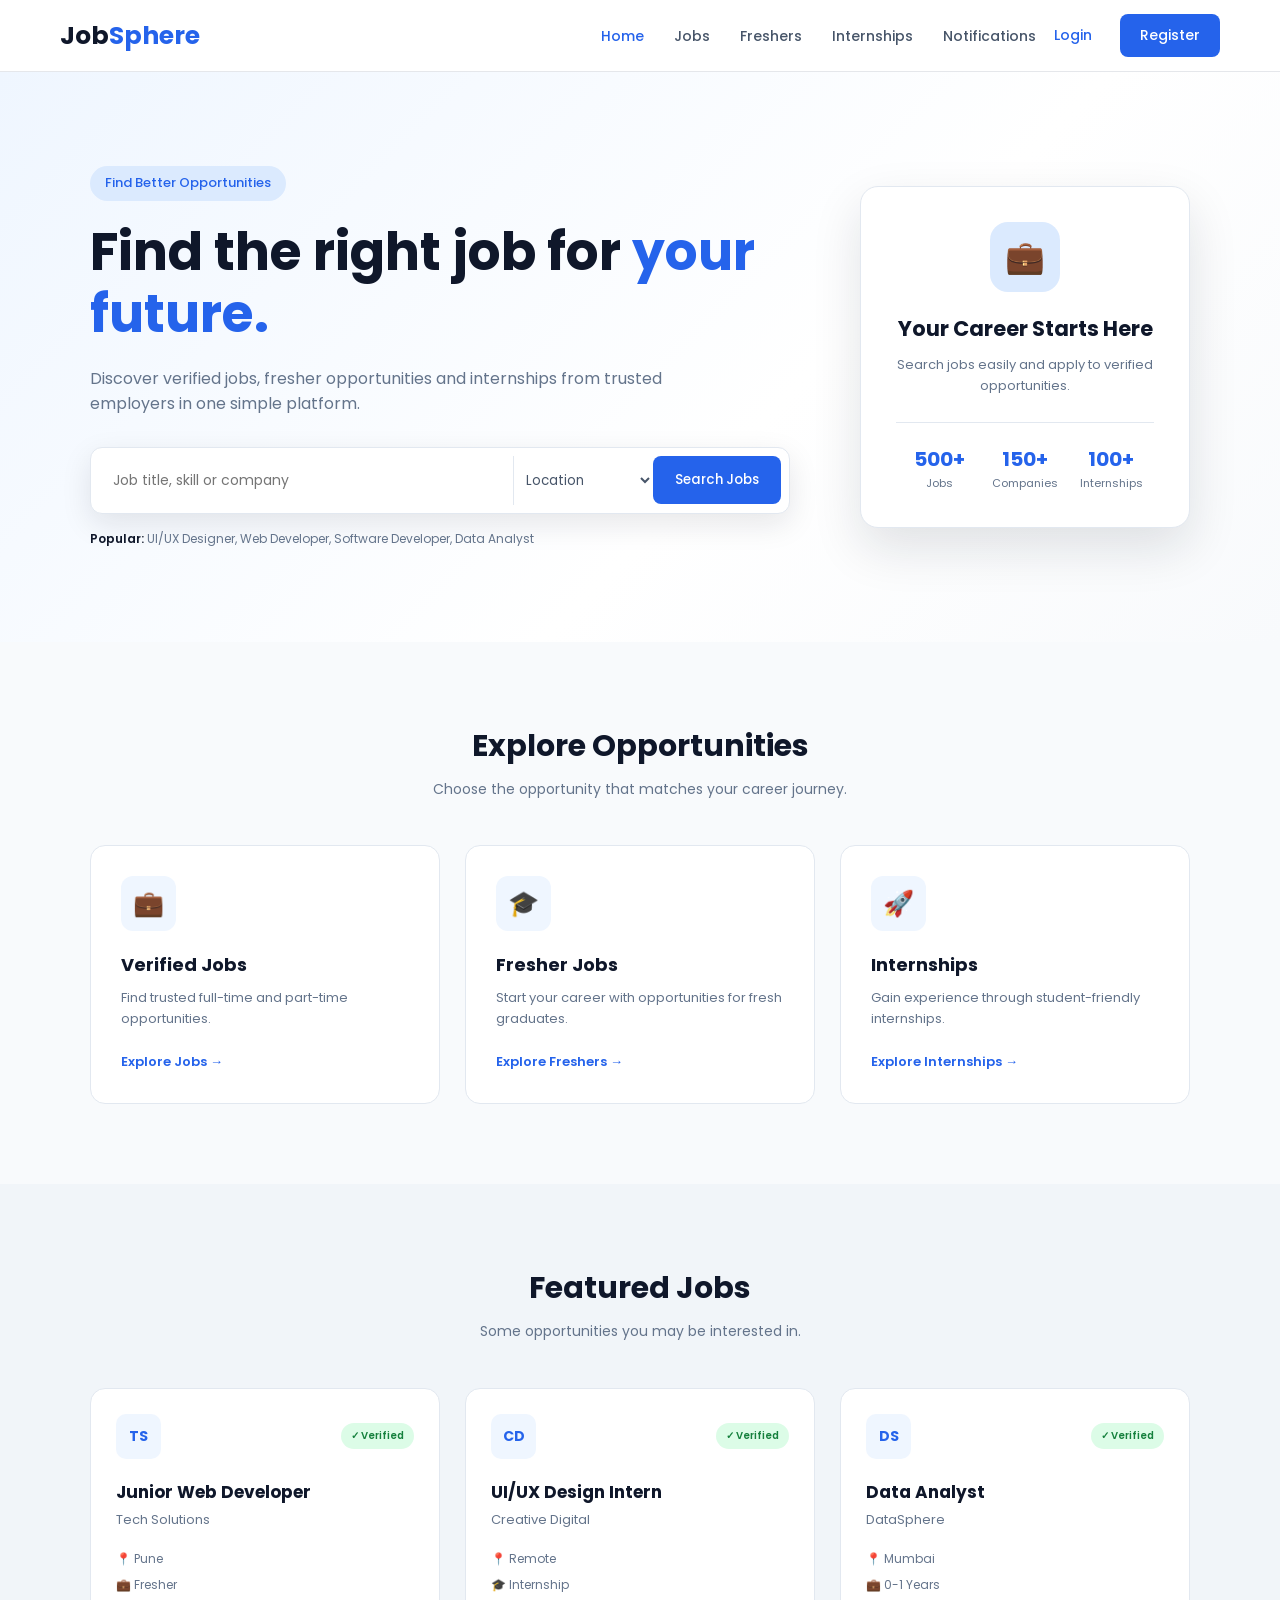
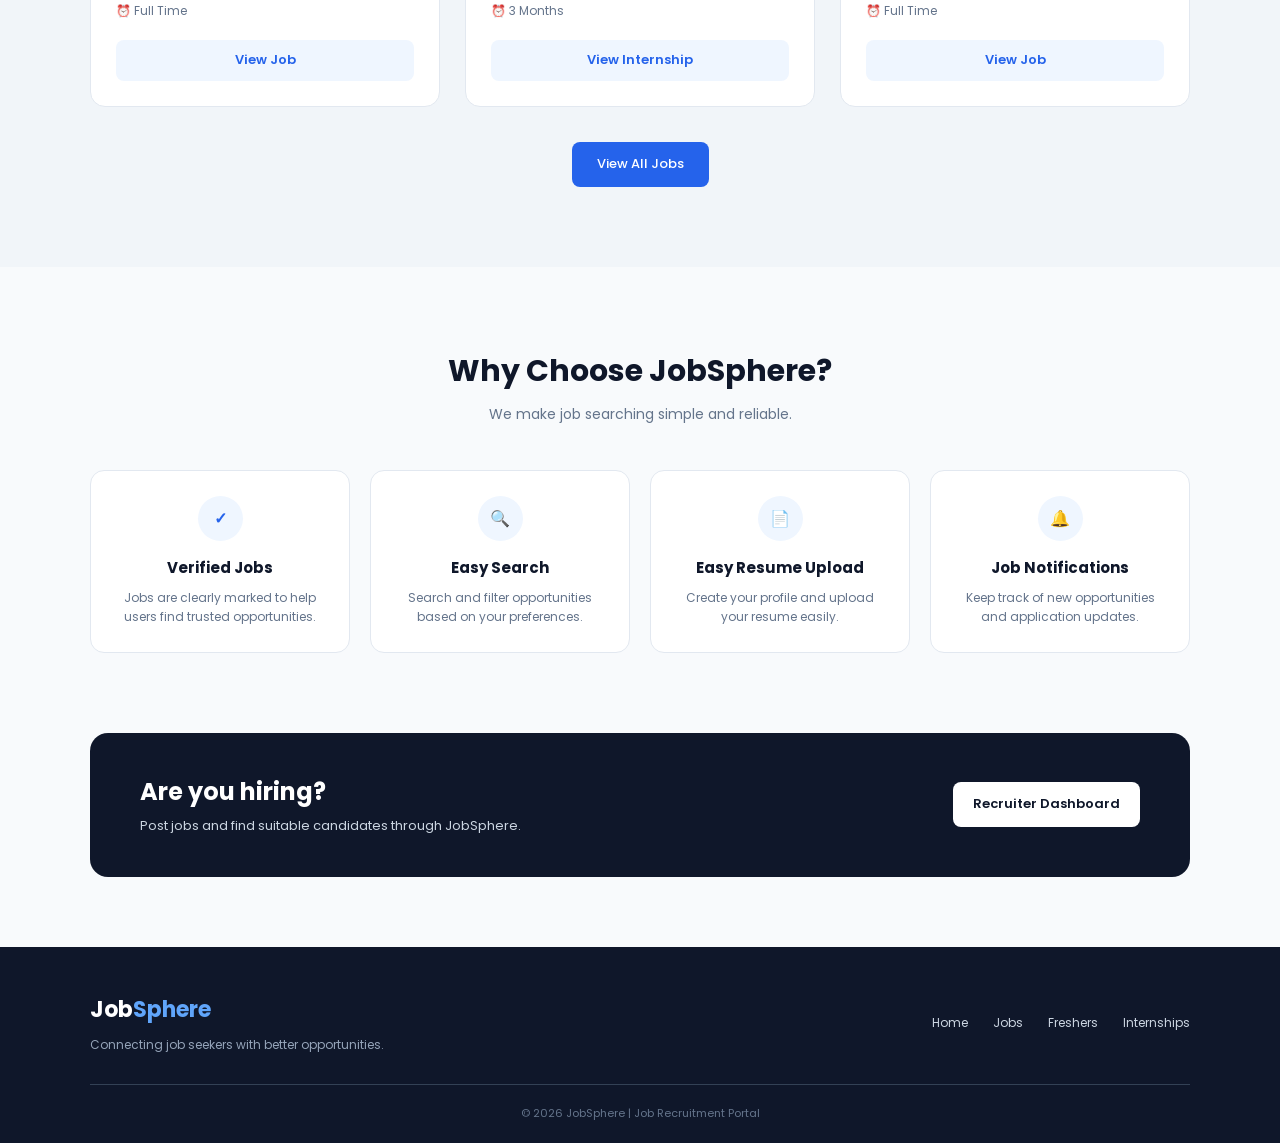
<file: index.html>
<!DOCTYPE html>
<html lang="en">

<head>
    <meta charset="UTF-8">
    <meta name="viewport" content="width=device-width, initial-scale=1.0">

    <title>JobSphere - Find Your Dream Job</title>

    <link rel="stylesheet" href="style.css">

    <link rel="preconnect" href="https://fonts.googleapis.com">
    <link rel="preconnect" href="https://fonts.gstatic.com" crossorigin>

    <link
        href="https://fonts.googleapis.com/css2?family=Poppins:wght@400;500;600;700&display=swap"
        rel="stylesheet">
</head>

<body>

    <!-- Navigation Bar -->

    <nav class="navbar">

        <div class="logo">
            Job<span>Sphere</span>
        </div>

        <ul class="nav-links">

            <li>
                <a href="index.html" class="active">Home</a>
            </li>

            <li>
                <a href="jobs.html">Jobs</a>
            </li>

            <li>
                <a href="freshers.html">Freshers</a>
            </li>

            <li>
                <a href="internships.html">Internships</a>
            </li>

            <li>
                <a href="notification.html">Notifications</a>
            </li>

        </ul>

        <div class="nav-buttons">

            <a href="login.html" class="login-btn">
                Login
            </a>

            <a href="login.html" class="register-btn">
                Register
            </a>

        </div>

    </nav>


    <!-- Hero Section -->

    <section class="hero">

        <div class="hero-content">

            <div class="small-title">
                Find Better Opportunities
            </div>

            <h1>
                Find the right job for
                <span>your future.</span>
            </h1>

            <p>
                Discover verified jobs, fresher opportunities and internships
                from trusted employers in one simple platform.
            </p>


            <!-- Search Box -->

            <div class="home-search">

                <input
                    type="text"
                    id="homeSearch"
                    placeholder="Job title, skill or company">

                <select id="homeLocation">

                    <option value="">Location</option>
                    <option>Pune</option>
                    <option>Mumbai</option>
                    <option>Bangalore</option>
                    <option>Remote</option>

                </select>

                <button onclick="homeJobSearch()">
                    Search Jobs
                </button>

            </div>


            <div class="popular-search">

                <span>Popular:</span>

                UI/UX Designer,
                Web Developer,
                Software Developer,
                Data Analyst

            </div>

        </div>


        <!-- Hero Card -->

        <div class="hero-card">

            <div class="hero-icon">
                💼
            </div>

            <h2>
                Your Career Starts Here
            </h2>

            <p>
                Search jobs easily and apply to verified opportunities.
            </p>


            <div class="hero-stat">

                <div>
                    <h3>500+</h3>
                    <p>Jobs</p>
                </div>

                <div>
                    <h3>150+</h3>
                    <p>Companies</p>
                </div>

                <div>
                    <h3>100+</h3>
                    <p>Internships</p>
                </div>

            </div>

        </div>

    </section>


    <!-- Categories -->

    <section class="section">

        <div class="section-heading">

            <h2>
                Explore Opportunities
            </h2>

            <p>
                Choose the opportunity that matches your career journey.
            </p>

        </div>


        <div class="category-container">


            <!-- Jobs -->

            <div class="category-card">

                <div class="category-icon">
                    💼
                </div>

                <h3>
                    Verified Jobs
                </h3>

                <p>
                    Find trusted full-time and part-time opportunities.
                </p>

                <a href="jobs.html">
                    Explore Jobs →
                </a>

            </div>


            <!-- Freshers -->

            <div class="category-card">

                <div class="category-icon">
                    🎓
                </div>

                <h3>
                    Fresher Jobs
                </h3>

                <p>
                    Start your career with opportunities for fresh graduates.
                </p>

                <a href="freshers.html">
                    Explore Freshers →
                </a>

            </div>


            <!-- Internships -->

            <div class="category-card">

                <div class="category-icon">
                    🚀
                </div>

                <h3>
                    Internships
                </h3>

                <p>
                    Gain experience through student-friendly internships.
                </p>

                <a href="internships.html">
                    Explore Internships →
                </a>

            </div>

        </div>

    </section>


    <!-- Featured Jobs -->

    <section class="section featured-section">

        <div class="section-heading">

            <h2>
                Featured Jobs
            </h2>

            <p>
                Some opportunities you may be interested in.
            </p>

        </div>


        <div class="job-grid">


            <div class="job-card">

                <div class="job-top">

                    <div class="company-logo">
                        TS
                    </div>

                    <span class="verified">
                        ✓ Verified
                    </span>

                </div>

                <h3>
                    Junior Web Developer
                </h3>

                <p class="company">
                    Tech Solutions
                </p>

                <div class="job-info">

                    <span>📍 Pune</span>

                    <span>💼 Fresher</span>

                    <span>⏰ Full Time</span>

                </div>

                <a href="jobs.html" class="apply-btn">
                    View Job
                </a>

            </div>


            <div class="job-card">

                <div class="job-top">

                    <div class="company-logo">
                        CD
                    </div>

                    <span class="verified">
                        ✓ Verified
                    </span>

                </div>

                <h3>
                    UI/UX Design Intern
                </h3>

                <p class="company">
                    Creative Digital
                </p>

                <div class="job-info">

                    <span>📍 Remote</span>

                    <span>🎓 Internship</span>

                    <span>⏰ 3 Months</span>

                </div>

                <a href="internships.html" class="apply-btn">
                    View Internship
                </a>

            </div>


            <div class="job-card">

                <div class="job-top">

                    <div class="company-logo">
                        DS
                    </div>

                    <span class="verified">
                        ✓ Verified
                    </span>

                </div>

                <h3>
                    Data Analyst
                </h3>

                <p class="company">
                    DataSphere
                </p>

                <div class="job-info">

                    <span>📍 Mumbai</span>

                    <span>💼 0-1 Years</span>

                    <span>⏰ Full Time</span>

                </div>

                <a href="jobs.html" class="apply-btn">
                    View Job
                </a>

            </div>

        </div>


        <div class="center-button">

            <a href="jobs.html" class="main-button">
                View All Jobs
            </a>

        </div>

    </section>


    <!-- Why JobSphere -->

    <section class="section">

        <div class="section-heading">

            <h2>
                Why Choose JobSphere?
            </h2>

            <p>
                We make job searching simple and reliable.
            </p>

        </div>


        <div class="features-container">


            <div class="feature-box">

                <div class="feature-icon">
                    ✓
                </div>

                <h3>
                    Verified Jobs
                </h3>

                <p>
                    Jobs are clearly marked to help users find trusted
                    opportunities.
                </p>

            </div>


            <div class="feature-box">

                <div class="feature-icon">
                    🔍
                </div>

                <h3>
                    Easy Search
                </h3>

                <p>
                    Search and filter opportunities based on your preferences.
                </p>

            </div>


            <div class="feature-box">

                <div class="feature-icon">
                    📄
                </div>

                <h3>
                    Easy Resume Upload
                </h3>

                <p>
                    Create your profile and upload your resume easily.
                </p>

            </div>


            <div class="feature-box">

                <div class="feature-icon">
                    🔔
                </div>

                <h3>
                    Job Notifications
                </h3>

                <p>
                    Keep track of new opportunities and application updates.
                </p>

            </div>

        </div>

    </section>


    <!-- Recruiter Banner -->

    <section class="recruiter-banner">

        <div>

            <h2>
                Are you hiring?
            </h2>

            <p>
                Post jobs and find suitable candidates through JobSphere.
            </p>

        </div>

        <a href="recruiter.html">
            Recruiter Dashboard
        </a>

    </section>


    <!-- Footer -->

    <footer>

        <div class="footer-content">

            <div>

                <div class="footer-logo">
                    Job<span>Sphere</span>
                </div>

                <p>
                    Connecting job seekers with better opportunities.
                </p>

            </div>


            <div class="footer-links">

                <a href="index.html">Home</a>

                <a href="jobs.html">Jobs</a>

                <a href="freshers.html">Freshers</a>

                <a href="internships.html">Internships</a>

            </div>

        </div>


        <div class="footer-bottom">

            © 2026 JobSphere | Job Recruitment Portal

        </div>

    </footer>


    <script src="script.js"></script>

</body>

</html>
</file>
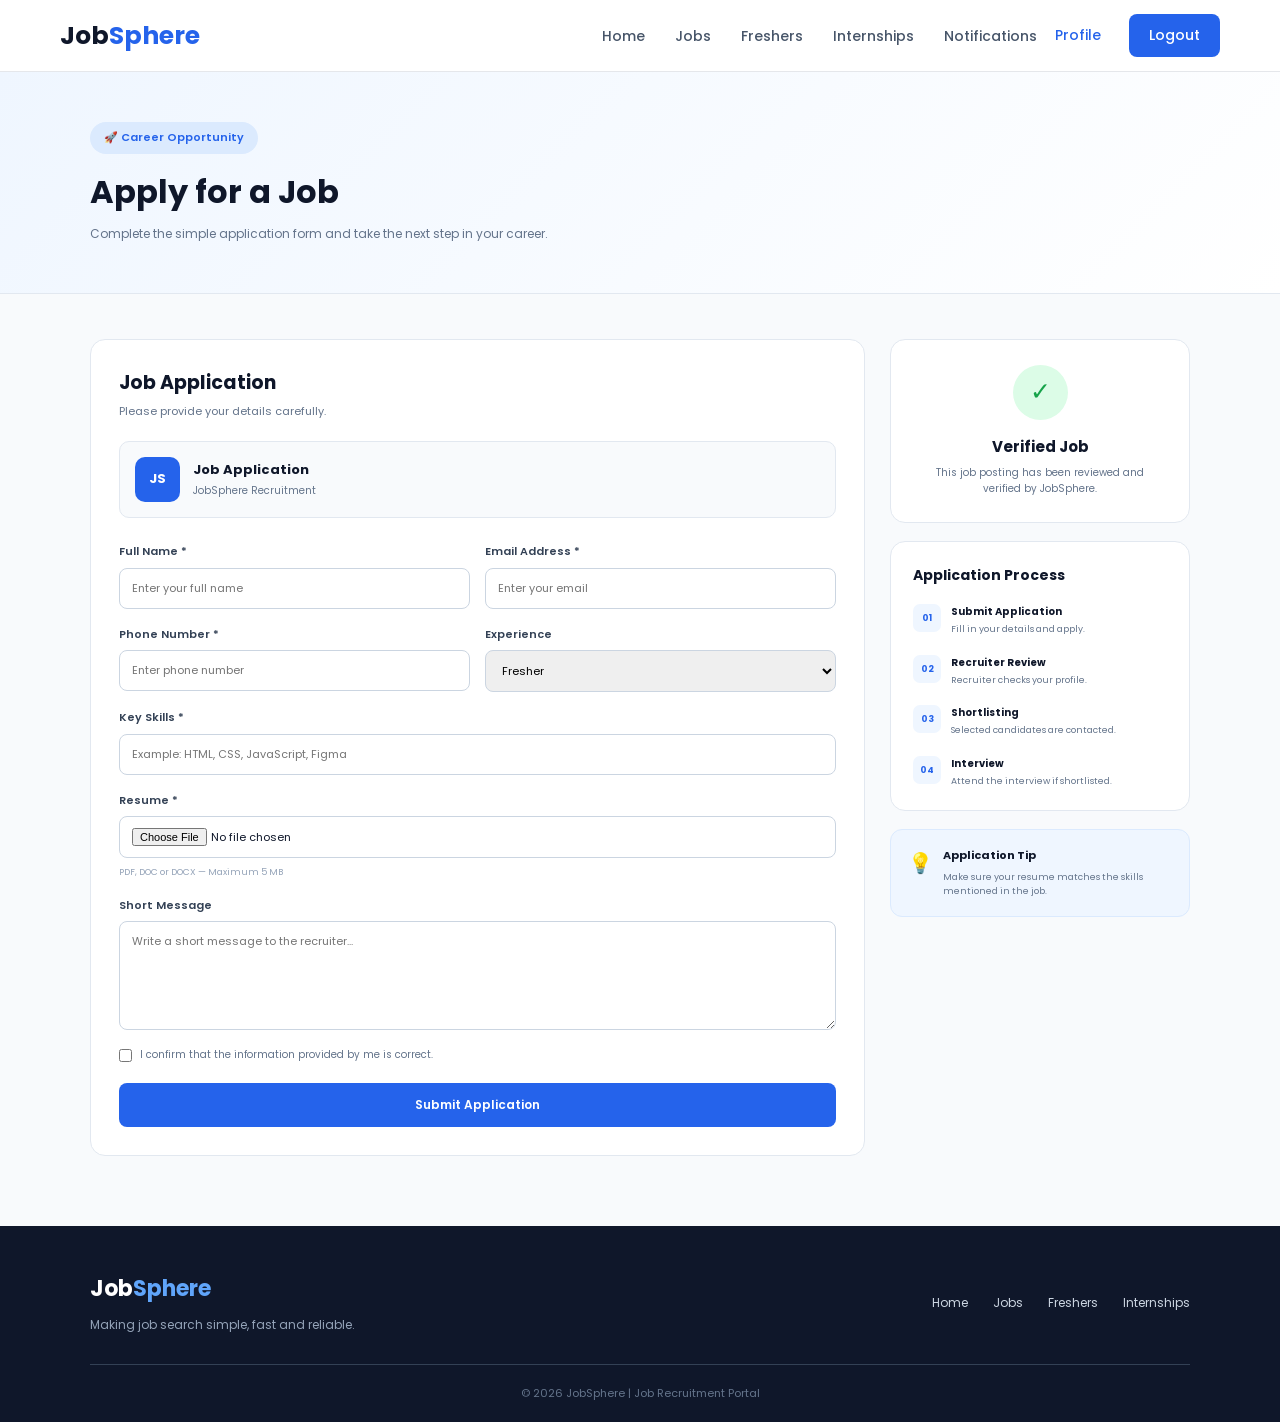
<file: apply.html>
<!DOCTYPE html>
<html lang="en">

<head>

    <meta charset="UTF-8">

    <meta name="viewport" content="width=device-width, initial-scale=1.0">

    <title>Apply for Job - JobSphere</title>

    <link rel="stylesheet" href="style.css">

    <link
        href="https://fonts.googleapis.com/css2?family=Poppins:wght@400;500;600;700&display=swap"
        rel="stylesheet">

</head>


<body>


<!-- =========================
     NAVBAR
     ========================= -->

<nav class="navbar">

    <div class="logo">
        Job<span>Sphere</span>
    </div>


    <ul class="nav-links">

        <li>
            <a href="index.html">Home</a>
        </li>

        <li>
            <a href="jobs.html">Jobs</a>
        </li>

        <li>
            <a href="freshers.html">Freshers</a>
        </li>

        <li>
            <a href="internships.html">Internships</a>
        </li>

        <li>
            <a href="notification.html">Notifications</a>
        </li>

    </ul>


    <div class="nav-buttons">

        <a href="profile.html" class="login-btn">
            Profile
        </a>

        <a href="login.html" class="register-btn">
            Logout
        </a>

    </div>

</nav>



<!-- =========================
     PAGE HEADER
     ========================= -->

<section class="apply-header">

    <div>

        <span class="apply-label">
            🚀 Career Opportunity
        </span>

        <h1>
            Apply for a Job
        </h1>

        <p>
            Complete the simple application form
            and take the next step in your career.
        </p>

    </div>

</section>



<!-- =========================
     APPLICATION SECTION
     ========================= -->

<section class="apply-section">


    <div class="apply-container">


        <!-- =====================
             APPLICATION FORM
             ===================== -->

        <div class="apply-form-card">


            <div class="apply-form-heading">

                <h2>
                    Job Application
                </h2>

                <p>
                    Please provide your details carefully.
                </p>

            </div>



            <!-- SELECTED JOB -->

            <div class="selected-job">

                <div class="selected-job-logo">
                    JS
                </div>

                <div>

                    <h3 id="selectedJob">
                        Job Application
                    </h3>

                    <p>
                        JobSphere Recruitment
                    </p>

                </div>

            </div>



            <!-- FORM -->

            <form id="applicationForm"
                  onsubmit="submitApplication(event)">


                <div class="apply-form-row">


                    <div class="apply-group">

                        <label>
                            Full Name *
                        </label>

                        <input
                            type="text"
                            id="applicantName"
                            placeholder="Enter your full name"
                            required>

                    </div>


                    <div class="apply-group">

                        <label>
                            Email Address *
                        </label>

                        <input
                            type="email"
                            id="applicantEmail"
                            placeholder="Enter your email"
                            required>

                    </div>

                </div>



                <div class="apply-form-row">


                    <div class="apply-group">

                        <label>
                            Phone Number *
                        </label>

                        <input
                            type="tel"
                            id="applicantPhone"
                            placeholder="Enter phone number"
                            required>

                    </div>


                    <div class="apply-group">

                        <label>
                            Experience
                        </label>

                        <select id="experience">

                            <option>
                                Fresher
                            </option>

                            <option>
                                Less than 1 year
                            </option>

                            <option>
                                1-2 years
                            </option>

                            <option>
                                2+ years
                            </option>

                        </select>

                    </div>

                </div>



                <!-- SKILLS -->

                <div class="apply-group">

                    <label>
                        Key Skills *
                    </label>

                    <input
                        type="text"
                        id="applicantSkills"
                        placeholder="Example: HTML, CSS, JavaScript, Figma"
                        required>

                </div>



                <!-- RESUME -->

                <div class="apply-group">

                    <label>
                        Resume *
                    </label>


                    <div class="resume-choose">

                        <input
                            type="file"
                            id="applicationResume"
                            accept=".pdf,.doc,.docx"
                            required>

                    </div>


                    <small>
                        PDF, DOC or DOCX — Maximum 5 MB
                    </small>

                </div>



                <!-- COVER MESSAGE -->

                <div class="apply-group">

                    <label>
                        Short Message
                    </label>

                    <textarea
                        id="coverMessage"
                        rows="5"
                        placeholder="Write a short message to the recruiter..."></textarea>

                </div>



                <!-- TERMS -->

                <div class="application-check">

                    <input
                        type="checkbox"
                        id="applicationTerms"
                        required>

                    <label for="applicationTerms">

                        I confirm that the information
                        provided by me is correct.

                    </label>

                </div>



                <!-- BUTTON -->

                <button
                    type="submit"
                    class="submit-application">

                    Submit Application

                </button>


            </form>

        </div>



        <!-- =====================
             RIGHT SIDEBAR
             ===================== -->

        <aside class="apply-sidebar">


            <!-- VERIFIED -->

            <div class="verified-application-card">

                <div class="large-check">
                    ✓
                </div>

                <h3>
                    Verified Job
                </h3>

                <p>
                    This job posting has been reviewed
                    and verified by JobSphere.
                </p>

            </div>



            <!-- APPLICATION STEPS -->

            <div class="application-steps">

                <h3>
                    Application Process
                </h3>


                <div class="application-step">

                    <span>
                        01
                    </span>

                    <div>

                        <strong>
                            Submit Application
                        </strong>

                        <p>
                            Fill in your details and apply.
                        </p>

                    </div>

                </div>


                <div class="application-step">

                    <span>
                        02
                    </span>

                    <div>

                        <strong>
                            Recruiter Review
                        </strong>

                        <p>
                            Recruiter checks your profile.
                        </p>

                    </div>

                </div>


                <div class="application-step">

                    <span>
                        03
                    </span>

                    <div>

                        <strong>
                            Shortlisting
                        </strong>

                        <p>
                            Selected candidates are contacted.
                        </p>

                    </div>

                </div>


                <div class="application-step">

                    <span>
                        04
                    </span>

                    <div>

                        <strong>
                            Interview
                        </strong>

                        <p>
                            Attend the interview if shortlisted.
                        </p>

                    </div>

                </div>

            </div>



            <!-- HELP -->

            <div class="application-help">

                <span>
                    💡
                </span>

                <div>

                    <h4>
                        Application Tip
                    </h4>

                    <p>
                        Make sure your resume matches
                        the skills mentioned in the job.
                    </p>

                </div>

            </div>


        </aside>

    </div>

</section>



<!-- =========================
     SUCCESS POPUP
     ========================= -->

<div
    class="application-success"
    id="applicationSuccess">


    <div class="success-box">

        <div class="success-icon">
            ✓
        </div>


        <h2>
            Application Submitted!
        </h2>


        <p>
            Your application has been submitted
            successfully. The recruiter can now
            review your profile.
        </p>


        <div class="success-buttons">

            <a
                href="jobs.html"
                class="success-button">

                Find More Jobs

            </a>


            <a
                href="notification.html"
                class="success-outline-button">

                View Notifications

            </a>

        </div>

    </div>

</div>



<!-- =========================
     FOOTER
     ========================= -->

<footer>

    <div class="footer-content">

        <div>

            <div class="footer-logo">
                Job<span>Sphere</span>
            </div>

            <p>
                Making job search simple, fast and reliable.
            </p>

        </div>


        <div class="footer-links">

            <a href="index.html">
                Home
            </a>

            <a href="jobs.html">
                Jobs
            </a>

            <a href="freshers.html">
                Freshers
            </a>

            <a href="internships.html">
                Internships
            </a>

        </div>

    </div>


    <div class="footer-bottom">

        © 2026 JobSphere | Job Recruitment Portal

    </div>

</footer>


<script src="script.js"></script>

</body>

</html>
</file>
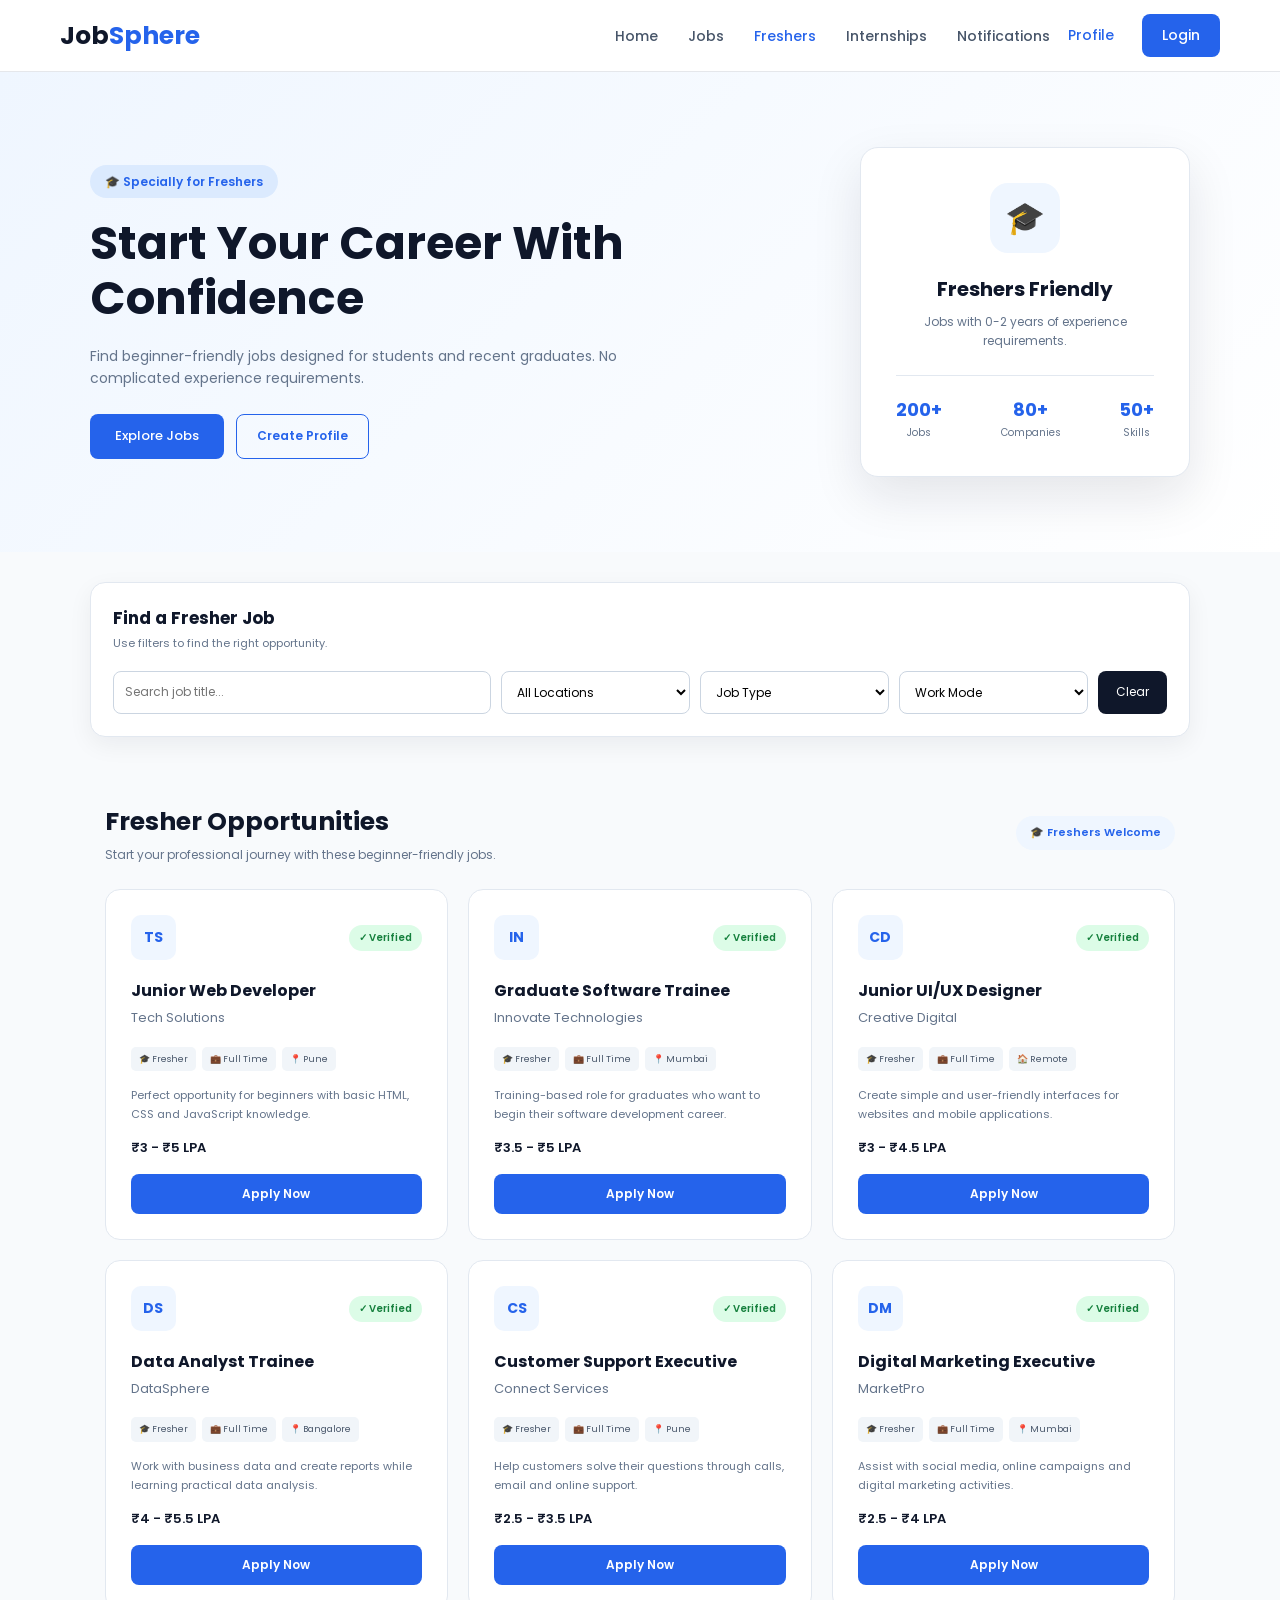
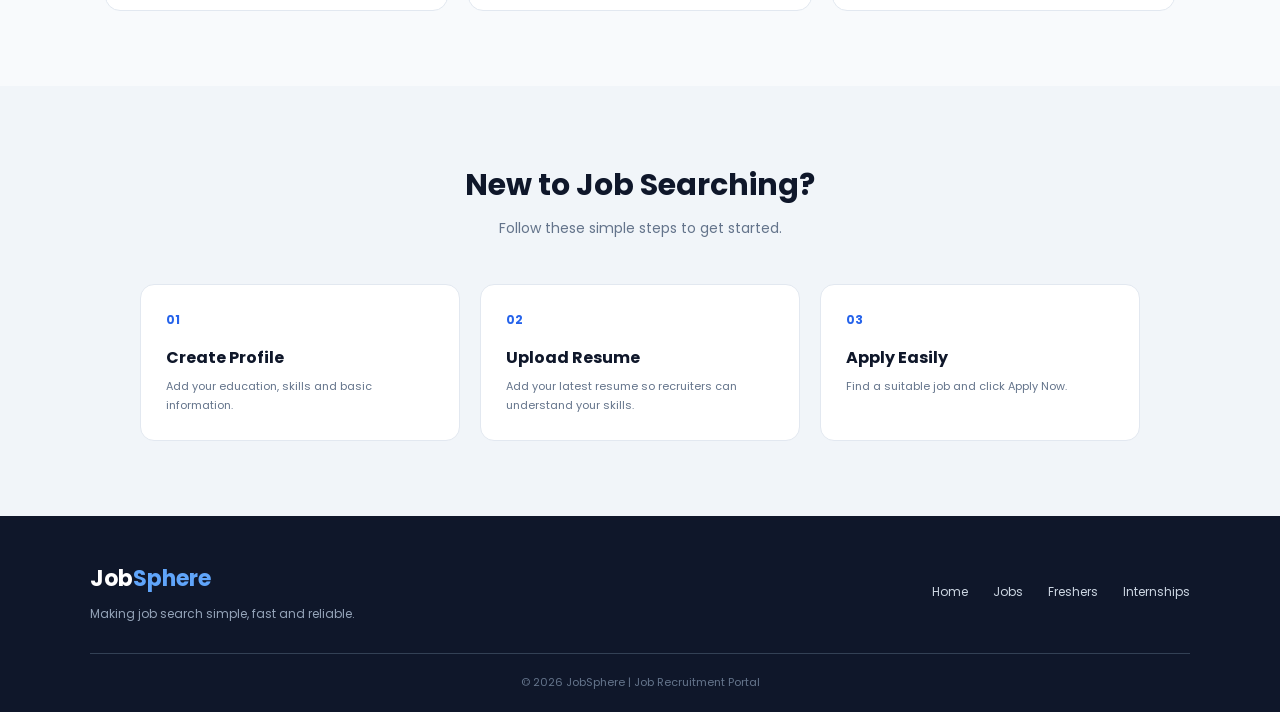
<file: freshers.html>
<!DOCTYPE html>
<html lang="en">

<head>

    <meta charset="UTF-8">

    <meta name="viewport" content="width=device-width, initial-scale=1.0">

    <title>Fresher Jobs - JobSphere</title>

    <link rel="stylesheet" href="style.css">

    <link
        href="https://fonts.googleapis.com/css2?family=Poppins:wght@400;500;600;700&display=swap"
        rel="stylesheet">

</head>


<body>


    <!-- ================================
         NAVIGATION BAR
         ================================= -->

    <nav class="navbar">

        <div class="logo">
            Job<span>Sphere</span>
        </div>


        <ul class="nav-links">

            <li>
                <a href="index.html">
                    Home
                </a>
            </li>

            <li>
                <a href="jobs.html">
                    Jobs
                </a>
            </li>

            <li>
                <a href="freshers.html" class="active">
                    Freshers
                </a>
            </li>

            <li>
                <a href="internships.html">
                    Internships
                </a>
            </li>

            <li>
                <a href="notification.html">
                    Notifications
                </a>
            </li>

        </ul>


        <div class="nav-buttons">

            <a href="profile.html" class="login-btn">
                Profile
            </a>

            <a href="login.html" class="register-btn">
                Login
            </a>

        </div>

    </nav>



    <!-- ================================
         FRESHER HERO
         ================================= -->

    <section class="fresher-hero">

        <div class="fresher-hero-content">

            <span class="fresher-label">
                🎓 Specially for Freshers
            </span>


            <h1>
                Start Your Career
                With Confidence
            </h1>


            <p>
                Find beginner-friendly jobs designed for
                students and recent graduates. No complicated
                experience requirements.
            </p>


            <div class="fresher-buttons">

                <a href="#fresherJobs" class="main-button">
                    Explore Jobs
                </a>

                <a href="profile.html" class="outline-button">
                    Create Profile
                </a>

            </div>

        </div>


        <div class="fresher-hero-card">

            <div class="fresher-big-icon">
                🎓
            </div>

            <h3>
                Freshers Friendly
            </h3>

            <p>
                Jobs with 0-2 years of experience
                requirements.
            </p>


            <div class="fresher-mini-stats">

                <div>

                    <strong>
                        200+
                    </strong>

                    <small>
                        Jobs
                    </small>

                </div>


                <div>

                    <strong>
                        80+
                    </strong>

                    <small>
                        Companies
                    </small>

                </div>


                <div>

                    <strong>
                        50+
                    </strong>

                    <small>
                        Skills
                    </small>

                </div>

            </div>

        </div>

    </section>



    <!-- ================================
         FRESHER FILTERS
         ================================= -->

    <section class="fresher-filter-section">

        <div class="fresher-filter-box">

            <div class="filter-heading">

                <h3>
                    Find a Fresher Job
                </h3>

                <p>
                    Use filters to find the right opportunity.
                </p>

            </div>


            <div class="fresher-filters">


                <!-- Search -->

                <input
                    type="text"
                    id="fresherSearch"
                    placeholder="Search job title..."
                    onkeyup="filterFreshers()">



                <!-- Location -->

                <select
                    id="fresherLocation"
                    onchange="filterFreshers()">

                    <option value="all">
                        All Locations
                    </option>

                    <option value="Pune">
                        Pune
                    </option>

                    <option value="Mumbai">
                        Mumbai
                    </option>

                    <option value="Bangalore">
                        Bangalore
                    </option>

                    <option value="Remote">
                        Remote
                    </option>

                </select>



                <!-- Job Type -->

                <select
                    id="fresherType"
                    onchange="filterFreshers()">

                    <option value="all">
                        Job Type
                    </option>

                    <option value="Full Time">
                        Full Time
                    </option>

                    <option value="Part Time">
                        Part Time
                    </option>

                </select>



                <!-- Work Mode -->

                <select
                    id="fresherMode"
                    onchange="filterFreshers()">

                    <option value="all">
                        Work Mode
                    </option>

                    <option value="Office">
                        Office
                    </option>

                    <option value="Hybrid">
                        Hybrid
                    </option>

                    <option value="Remote">
                        Remote
                    </option>

                </select>


                <button
                    onclick="clearFresherFilters()">

                    Clear

                </button>

            </div>

        </div>

    </section>



    <!-- ================================
         FRESHER JOBS
         ================================= -->

    <section
        class="fresher-jobs-section"
        id="fresherJobs">


        <div class="fresher-title-row">

            <div>

                <h2>
                    Fresher Opportunities
                </h2>

                <p>
                    Start your professional journey with
                    these beginner-friendly jobs.
                </p>

            </div>


            <span class="fresher-count">
                🎓 Freshers Welcome
            </span>

        </div>



        <div class="fresher-job-grid">


            <!-- ================= JOB 1 ================= -->

            <div
                class="fresher-job-card"

                data-title="Junior Web Developer"

                data-location="Pune"

                data-type="Full Time"

                data-mode="Office">


                <div class="fresher-card-top">

                    <div class="company-logo">
                        TS
                    </div>

                    <span class="verified">
                        ✓ Verified
                    </span>

                </div>


                <h3>
                    Junior Web Developer
                </h3>


                <p class="company">
                    Tech Solutions
                </p>


                <div class="fresher-tags">

                    <span>
                        🎓 Fresher
                    </span>

                    <span>
                        💼 Full Time
                    </span>

                    <span>
                        📍 Pune
                    </span>

                </div>


                <p class="fresher-description">

                    Perfect opportunity for beginners with
                    basic HTML, CSS and JavaScript knowledge.

                </p>


                <div class="salary">
                    ₹3 - ₹5 LPA
                </div>


                <button
                    class="job-apply-button"

                    onclick="applyJob('Junior Web Developer')">

                    Apply Now

                </button>

            </div>



            <!-- ================= JOB 2 ================= -->

            <div
                class="fresher-job-card"

                data-title="Graduate Software Trainee"

                data-location="Mumbai"

                data-type="Full Time"

                data-mode="Hybrid">


                <div class="fresher-card-top">

                    <div class="company-logo">
                        IN
                    </div>

                    <span class="verified">
                        ✓ Verified
                    </span>

                </div>


                <h3>
                    Graduate Software Trainee
                </h3>


                <p class="company">
                    Innovate Technologies
                </p>


                <div class="fresher-tags">

                    <span>
                        🎓 Fresher
                    </span>

                    <span>
                        💼 Full Time
                    </span>

                    <span>
                        📍 Mumbai
                    </span>

                </div>


                <p class="fresher-description">

                    Training-based role for graduates who want
                    to begin their software development career.

                </p>


                <div class="salary">
                    ₹3.5 - ₹5 LPA
                </div>


                <button
                    class="job-apply-button"

                    onclick="applyJob('Graduate Software Trainee')">

                    Apply Now

                </button>

            </div>



            <!-- ================= JOB 3 ================= -->

            <div
                class="fresher-job-card"

                data-title="UI UX Designer"

                data-location="Remote"

                data-type="Full Time"

                data-mode="Remote">


                <div class="fresher-card-top">

                    <div class="company-logo">
                        CD
                    </div>

                    <span class="verified">
                        ✓ Verified
                    </span>

                </div>


                <h3>
                    Junior UI/UX Designer
                </h3>


                <p class="company">
                    Creative Digital
                </p>


                <div class="fresher-tags">

                    <span>
                        🎓 Fresher
                    </span>

                    <span>
                        💼 Full Time
                    </span>

                    <span>
                        🏠 Remote
                    </span>

                </div>


                <p class="fresher-description">

                    Create simple and user-friendly interfaces
                    for websites and mobile applications.

                </p>


                <div class="salary">
                    ₹3 - ₹4.5 LPA
                </div>


                <button
                    class="job-apply-button"

                    onclick="applyJob('Junior UI/UX Designer')">

                    Apply Now

                </button>

            </div>



            <!-- ================= JOB 4 ================= -->

            <div
                class="fresher-job-card"

                data-title="Data Analyst Trainee"

                data-location="Bangalore"

                data-type="Full Time"

                data-mode="Office">


                <div class="fresher-card-top">

                    <div class="company-logo">
                        DS
                    </div>

                    <span class="verified">
                        ✓ Verified
                    </span>

                </div>


                <h3>
                    Data Analyst Trainee
                </h3>


                <p class="company">
                    DataSphere
                </p>


                <div class="fresher-tags">

                    <span>
                        🎓 Fresher
                    </span>

                    <span>
                        💼 Full Time
                    </span>

                    <span>
                        📍 Bangalore
                    </span>

                </div>


                <p class="fresher-description">

                    Work with business data and create reports
                    while learning practical data analysis.

                </p>


                <div class="salary">
                    ₹4 - ₹5.5 LPA
                </div>


                <button
                    class="job-apply-button"

                    onclick="applyJob('Data Analyst Trainee')">

                    Apply Now

                </button>

            </div>



            <!-- ================= JOB 5 ================= -->

            <div
                class="fresher-job-card"

                data-title="Customer Support Executive"

                data-location="Pune"

                data-type="Full Time"

                data-mode="Office">


                <div class="fresher-card-top">

                    <div class="company-logo">
                        CS
                    </div>

                    <span class="verified">
                        ✓ Verified
                    </span>

                </div>


                <h3>
                    Customer Support Executive
                </h3>


                <p class="company">
                    Connect Services
                </p>


                <div class="fresher-tags">

                    <span>
                        🎓 Fresher
                    </span>

                    <span>
                        💼 Full Time
                    </span>

                    <span>
                        📍 Pune
                    </span>

                </div>


                <p class="fresher-description">

                    Help customers solve their questions through
                    calls, email and online support.

                </p>


                <div class="salary">
                    ₹2.5 - ₹3.5 LPA
                </div>


                <button
                    class="job-apply-button"

                    onclick="applyJob('Customer Support Executive')">

                    Apply Now

                </button>

            </div>



            <!-- ================= JOB 6 ================= -->

            <div
                class="fresher-job-card"

                data-title="Digital Marketing Executive"

                data-location="Mumbai"

                data-type="Full Time"

                data-mode="Hybrid">


                <div class="fresher-card-top">

                    <div class="company-logo">
                        DM
                    </div>

                    <span class="verified">
                        ✓ Verified
                    </span>

                </div>


                <h3>
                    Digital Marketing Executive
                </h3>


                <p class="company">
                    MarketPro
                </p>


                <div class="fresher-tags">

                    <span>
                        🎓 Fresher
                    </span>

                    <span>
                        💼 Full Time
                    </span>

                    <span>
                        📍 Mumbai
                    </span>

                </div>


                <p class="fresher-description">

                    Assist with social media, online campaigns
                    and digital marketing activities.

                </p>


                <div class="salary">
                    ₹2.5 - ₹4 LPA
                </div>


                <button
                    class="job-apply-button"

                    onclick="applyJob('Digital Marketing Executive')">

                    Apply Now

                </button>

            </div>


        </div>

    </section>



    <!-- ================================
         FRESHER TIPS
         ================================= -->

    <section class="fresher-tips">

        <div class="section-heading">

            <h2>
                New to Job Searching?
            </h2>

            <p>
                Follow these simple steps to get started.
            </p>

        </div>


        <div class="tips-container">


            <div class="tip-card">

                <div class="tip-number">
                    01
                </div>

                <h3>
                    Create Profile
                </h3>

                <p>
                    Add your education, skills and basic
                    information.
                </p>

            </div>


            <div class="tip-card">

                <div class="tip-number">
                    02
                </div>

                <h3>
                    Upload Resume
                </h3>

                <p>
                    Add your latest resume so recruiters
                    can understand your skills.
                </p>

            </div>


            <div class="tip-card">

                <div class="tip-number">
                    03
                </div>

                <h3>
                    Apply Easily
                </h3>

                <p>
                    Find a suitable job and click
                    Apply Now.
                </p>

            </div>


        </div>

    </section>



    <!-- ================================
         FOOTER
         ================================= -->

    <footer>

        <div class="footer-content">

            <div>

                <div class="footer-logo">
                    Job<span>Sphere</span>
                </div>

                <p>
                    Making job search simple, fast and reliable.
                </p>

            </div>


            <div class="footer-links">

                <a href="index.html">
                    Home
                </a>

                <a href="jobs.html">
                    Jobs
                </a>

                <a href="freshers.html">
                    Freshers
                </a>

                <a href="internships.html">
                    Internships
                </a>

            </div>

        </div>


        <div class="footer-bottom">

            © 2026 JobSphere | Job Recruitment Portal

        </div>

    </footer>



    <script src="script.js"></script>

</body>

</html>
</file>
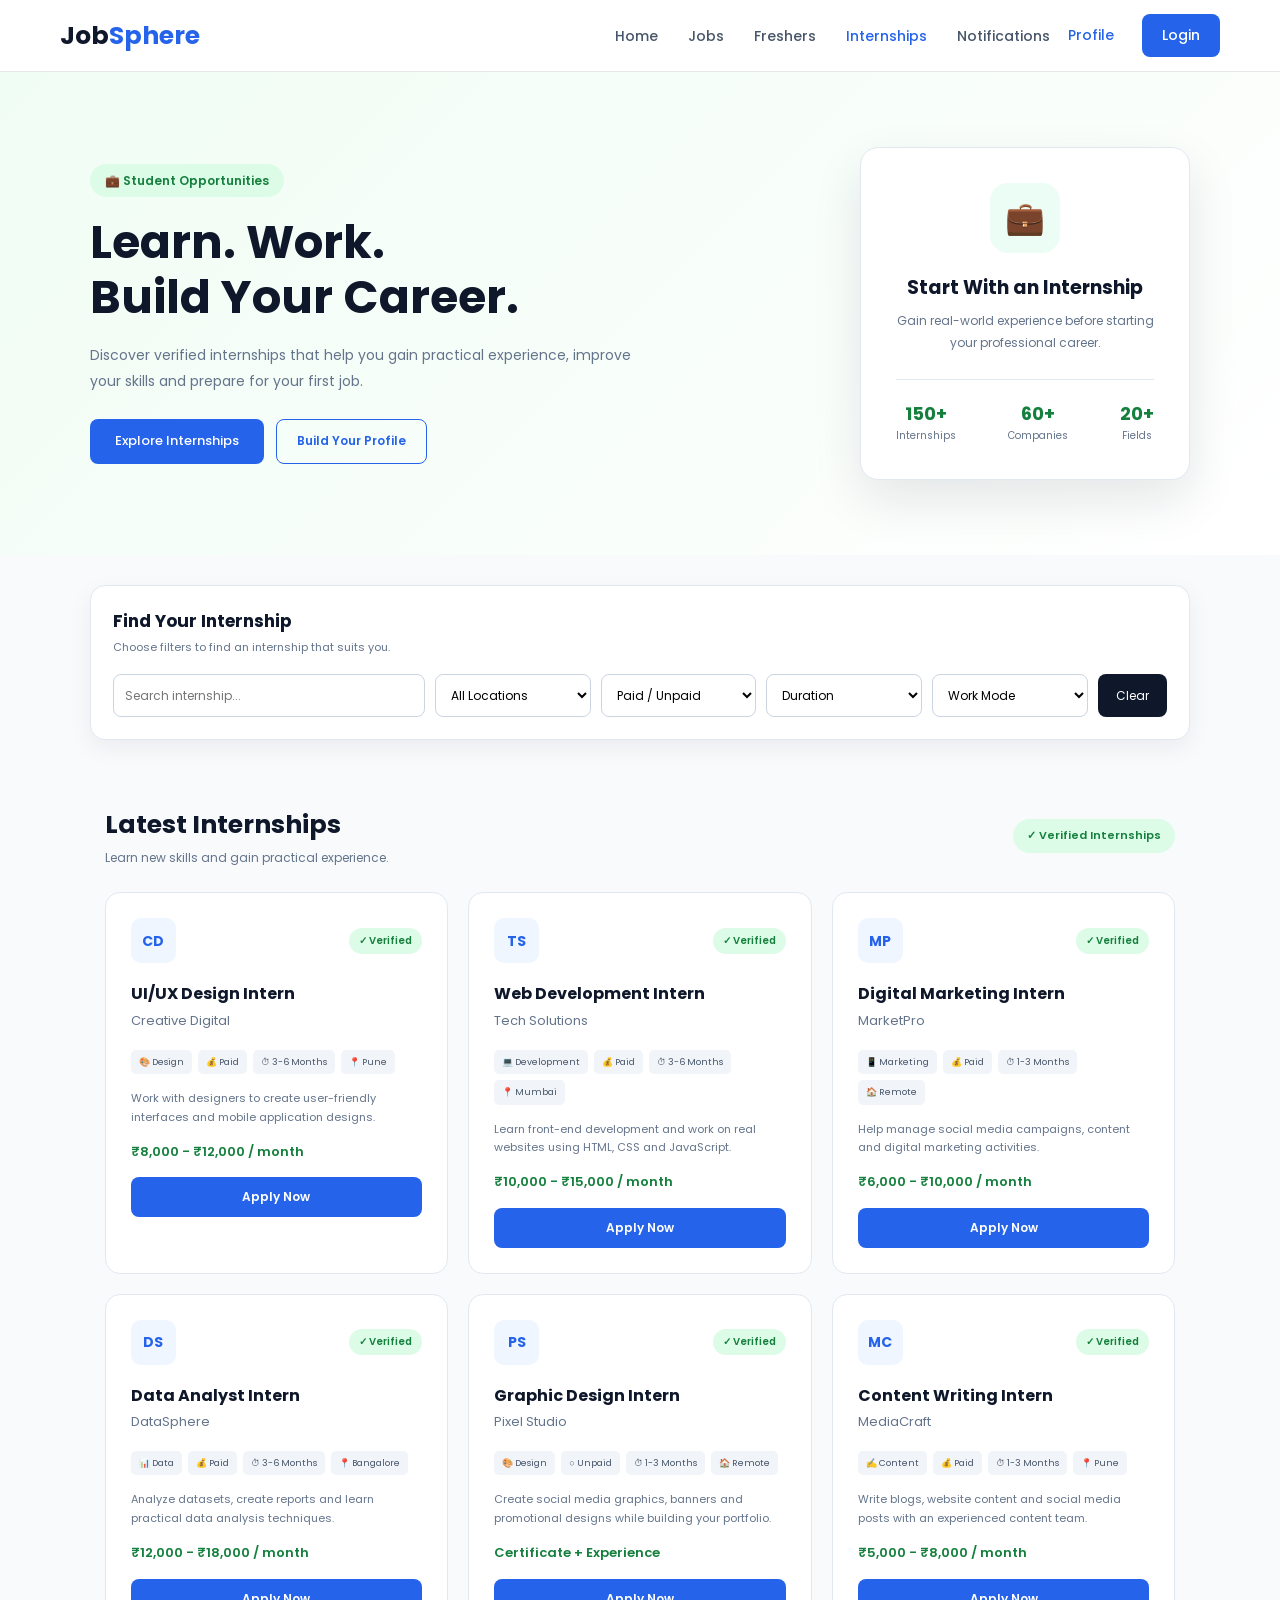
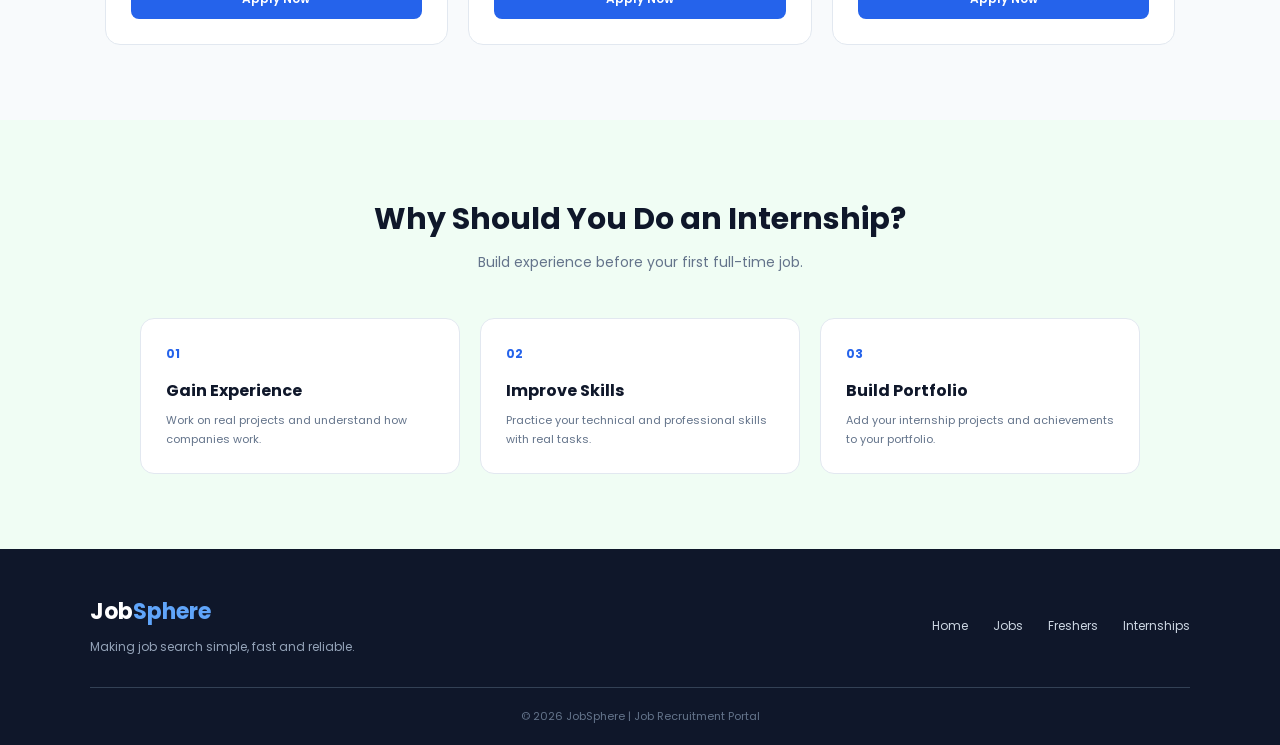
<file: internships.html>
<!DOCTYPE html>
<html lang="en">

<head>

    <meta charset="UTF-8">

    <meta name="viewport" content="width=device-width, initial-scale=1.0">

    <title>Internships - JobSphere</title>

    <link rel="stylesheet" href="style.css">

    <link
        href="https://fonts.googleapis.com/css2?family=Poppins:wght@400;500;600;700&display=swap"
        rel="stylesheet">

</head>


<body>


    <!-- ================================
         NAVBAR
         ================================= -->

    <nav class="navbar">

        <div class="logo">
            Job<span>Sphere</span>
        </div>


        <ul class="nav-links">

            <li>
                <a href="index.html">
                    Home
                </a>
            </li>

            <li>
                <a href="jobs.html">
                    Jobs
                </a>
            </li>

            <li>
                <a href="freshers.html">
                    Freshers
                </a>
            </li>

            <li>
                <a href="internships.html" class="active">
                    Internships
                </a>
            </li>

            <li>
                <a href="notification.html">
                    Notifications
                </a>
            </li>

        </ul>


        <div class="nav-buttons">

            <a
                href="profile.html"
                class="login-btn">

                Profile

            </a>


            <a
                href="login.html"
                class="register-btn">

                Login

            </a>

        </div>

    </nav>



    <!-- ================================
         HERO
         ================================= -->

    <section class="internship-hero">

        <div class="internship-hero-content">

            <span class="internship-label">
                💼 Student Opportunities
            </span>


            <h1>
                Learn. Work.
                <br>
                Build Your Career.
            </h1>


            <p>

                Discover verified internships that help
                you gain practical experience, improve
                your skills and prepare for your first job.

            </p>


            <div class="internship-buttons">

                <a
                    href="#internshipJobs"
                    class="main-button">

                    Explore Internships

                </a>


                <a
                    href="profile.html"
                    class="outline-button">

                    Build Your Profile

                </a>

            </div>

        </div>



        <!-- HERO CARD -->

        <div class="internship-hero-card">

            <div class="internship-big-icon">
                💼
            </div>


            <h3>
                Start With an Internship
            </h3>


            <p>

                Gain real-world experience before
                starting your professional career.

            </p>


            <div class="internship-stats">

                <div>

                    <strong>
                        150+
                    </strong>

                    <small>
                        Internships
                    </small>

                </div>


                <div>

                    <strong>
                        60+
                    </strong>

                    <small>
                        Companies
                    </small>

                </div>


                <div>

                    <strong>
                        20+
                    </strong>

                    <small>
                        Fields
                    </small>

                </div>

            </div>

        </div>

    </section>



    <!-- ================================
         FILTER SECTION
         ================================= -->

    <section class="internship-filter-section">

        <div class="internship-filter-box">


            <div class="filter-heading">

                <h3>
                    Find Your Internship
                </h3>


                <p>
                    Choose filters to find an internship
                    that suits you.
                </p>

            </div>



            <div class="internship-filters">


                <!-- Search -->

                <input
                    type="text"
                    id="internshipSearch"
                    placeholder="Search internship..."
                    onkeyup="filterInternships()">



                <!-- Location -->

                <select
                    id="internshipLocation"
                    onchange="filterInternships()">

                    <option value="all">
                        All Locations
                    </option>

                    <option value="Pune">
                        Pune
                    </option>

                    <option value="Mumbai">
                        Mumbai
                    </option>

                    <option value="Bangalore">
                        Bangalore
                    </option>

                    <option value="Remote">
                        Remote
                    </option>

                </select>



                <!-- Payment -->

                <select
                    id="internshipPayment"
                    onchange="filterInternships()">

                    <option value="all">
                        Paid / Unpaid
                    </option>

                    <option value="Paid">
                        Paid
                    </option>

                    <option value="Unpaid">
                        Unpaid
                    </option>

                </select>



                <!-- Duration -->

                <select
                    id="internshipDuration"
                    onchange="filterInternships()">

                    <option value="all">
                        Duration
                    </option>

                    <option value="1-3">
                        1-3 Months
                    </option>

                    <option value="3-6">
                        3-6 Months
                    </option>

                    <option value="6+">
                        6+ Months
                    </option>

                </select>



                <!-- Work Mode -->

                <select
                    id="internshipMode"
                    onchange="filterInternships()">

                    <option value="all">
                        Work Mode
                    </option>

                    <option value="Remote">
                        Remote
                    </option>

                    <option value="Hybrid">
                        Hybrid
                    </option>

                    <option value="Office">
                        Office
                    </option>

                </select>



                <button
                    onclick="clearInternshipFilters()">

                    Clear

                </button>

            </div>

        </div>

    </section>



    <!-- ================================
         INTERNSHIP LIST
         ================================= -->

    <section
        class="internship-jobs-section"
        id="internshipJobs">


        <div class="internship-title-row">

            <div>

                <h2>
                    Latest Internships
                </h2>

                <p>
                    Learn new skills and gain practical experience.
                </p>

            </div>


            <span class="internship-count">
                ✓ Verified Internships
            </span>

        </div>



        <div class="internship-grid">


            <!-- ================= JOB 1 ================= -->

            <div
                class="internship-card"

                data-title="UI UX Design Intern"

                data-location="Pune"

                data-payment="Paid"

                data-duration="3-6"

                data-mode="Hybrid">


                <div class="internship-card-top">

                    <div class="company-logo">
                        CD
                    </div>

                    <span class="verified">
                        ✓ Verified
                    </span>

                </div>


                <h3>
                    UI/UX Design Intern
                </h3>


                <p class="company">
                    Creative Digital
                </p>


                <div class="internship-tags">

                    <span>
                        🎨 Design
                    </span>

                    <span>
                        💰 Paid
                    </span>

                    <span>
                        ⏱ 3-6 Months
                    </span>

                    <span>
                        📍 Pune
                    </span>

                </div>


                <p class="internship-description">

                    Work with designers to create user-friendly
                    interfaces and mobile application designs.

                </p>


                <div class="stipend">
                    ₹8,000 - ₹12,000 / month
                </div>


                <button
                    class="job-apply-button"

                    onclick="applyJob('UI/UX Design Internship')">

                    Apply Now

                </button>

            </div>



            <!-- ================= JOB 2 ================= -->

            <div
                class="internship-card"

                data-title="Web Development Intern"

                data-location="Mumbai"

                data-payment="Paid"

                data-duration="3-6"

                data-mode="Office">


                <div class="internship-card-top">

                    <div class="company-logo">
                        TS
                    </div>

                    <span class="verified">
                        ✓ Verified
                    </span>

                </div>


                <h3>
                    Web Development Intern
                </h3>


                <p class="company">
                    Tech Solutions
                </p>


                <div class="internship-tags">

                    <span>
                        💻 Development
                    </span>

                    <span>
                        💰 Paid
                    </span>

                    <span>
                        ⏱ 3-6 Months
                    </span>

                    <span>
                        📍 Mumbai
                    </span>

                </div>


                <p class="internship-description">

                    Learn front-end development and work on
                    real websites using HTML, CSS and JavaScript.

                </p>


                <div class="stipend">
                    ₹10,000 - ₹15,000 / month
                </div>


                <button
                    class="job-apply-button"

                    onclick="applyJob('Web Development Internship')">

                    Apply Now

                </button>

            </div>



            <!-- ================= JOB 3 ================= -->

            <div
                class="internship-card"

                data-title="Digital Marketing Intern"

                data-location="Remote"

                data-payment="Paid"

                data-duration="1-3"

                data-mode="Remote">


                <div class="internship-card-top">

                    <div class="company-logo">
                        MP
                    </div>

                    <span class="verified">
                        ✓ Verified
                    </span>

                </div>


                <h3>
                    Digital Marketing Intern
                </h3>


                <p class="company">
                    MarketPro
                </p>


                <div class="internship-tags">

                    <span>
                        📱 Marketing
                    </span>

                    <span>
                        💰 Paid
                    </span>

                    <span>
                        ⏱ 1-3 Months
                    </span>

                    <span>
                        🏠 Remote
                    </span>

                </div>


                <p class="internship-description">

                    Help manage social media campaigns,
                    content and digital marketing activities.

                </p>


                <div class="stipend">
                    ₹6,000 - ₹10,000 / month
                </div>


                <button
                    class="job-apply-button"

                    onclick="applyJob('Digital Marketing Internship')">

                    Apply Now

                </button>

            </div>



            <!-- ================= JOB 4 ================= -->

            <div
                class="internship-card"

                data-title="Data Analyst Intern"

                data-location="Bangalore"

                data-payment="Paid"

                data-duration="3-6"

                data-mode="Office">


                <div class="internship-card-top">

                    <div class="company-logo">
                        DS
                    </div>

                    <span class="verified">
                        ✓ Verified
                    </span>

                </div>


                <h3>
                    Data Analyst Intern
                </h3>


                <p class="company">
                    DataSphere
                </p>


                <div class="internship-tags">

                    <span>
                        📊 Data
                    </span>

                    <span>
                        💰 Paid
                    </span>

                    <span>
                        ⏱ 3-6 Months
                    </span>

                    <span>
                        📍 Bangalore
                    </span>

                </div>


                <p class="internship-description">

                    Analyze datasets, create reports and
                    learn practical data analysis techniques.

                </p>


                <div class="stipend">
                    ₹12,000 - ₹18,000 / month
                </div>


                <button
                    class="job-apply-button"

                    onclick="applyJob('Data Analyst Internship')">

                    Apply Now

                </button>

            </div>



            <!-- ================= JOB 5 ================= -->

            <div
                class="internship-card"

                data-title="Graphic Design Intern"

                data-location="Remote"

                data-payment="Unpaid"

                data-duration="1-3"

                data-mode="Remote">


                <div class="internship-card-top">

                    <div class="company-logo">
                        PS
                    </div>

                    <span class="verified">
                        ✓ Verified
                    </span>

                </div>


                <h3>
                    Graphic Design Intern
                </h3>


                <p class="company">
                    Pixel Studio
                </p>


                <div class="internship-tags">

                    <span>
                        🎨 Design
                    </span>

                    <span>
                        ○ Unpaid
                    </span>

                    <span>
                        ⏱ 1-3 Months
                    </span>

                    <span>
                        🏠 Remote
                    </span>

                </div>


                <p class="internship-description">

                    Create social media graphics, banners and
                    promotional designs while building your portfolio.

                </p>


                <div class="stipend">
                    Certificate + Experience
                </div>


                <button
                    class="job-apply-button"

                    onclick="applyJob('Graphic Design Internship')">

                    Apply Now

                </button>

            </div>



            <!-- ================= JOB 6 ================= -->

            <div
                class="internship-card"

                data-title="Content Writing Intern"

                data-location="Pune"

                data-payment="Paid"

                data-duration="1-3"

                data-mode="Hybrid">


                <div class="internship-card-top">

                    <div class="company-logo">
                        MC
                    </div>

                    <span class="verified">
                        ✓ Verified
                    </span>

                </div>


                <h3>
                    Content Writing Intern
                </h3>


                <p class="company">
                    MediaCraft
                </p>


                <div class="internship-tags">

                    <span>
                        ✍ Content
                    </span>

                    <span>
                        💰 Paid
                    </span>

                    <span>
                        ⏱ 1-3 Months
                    </span>

                    <span>
                        📍 Pune
                    </span>

                </div>


                <p class="internship-description">

                    Write blogs, website content and social
                    media posts with an experienced content team.

                </p>


                <div class="stipend">
                    ₹5,000 - ₹8,000 / month
                </div>


                <button
                    class="job-apply-button"

                    onclick="applyJob('Content Writing Internship')">

                    Apply Now

                </button>

            </div>


        </div>

    </section>



    <!-- ================================
         INTERNSHIP TIPS
         ================================= -->

    <section class="internship-tips">

        <div class="section-heading">

            <h2>
                Why Should You Do an Internship?
            </h2>

            <p>
                Build experience before your first full-time job.
            </p>

        </div>


        <div class="tips-container">


            <div class="tip-card">

                <div class="tip-number">
                    01
                </div>

                <h3>
                    Gain Experience
                </h3>

                <p>
                    Work on real projects and understand
                    how companies work.
                </p>

            </div>


            <div class="tip-card">

                <div class="tip-number">
                    02
                </div>

                <h3>
                    Improve Skills
                </h3>

                <p>
                    Practice your technical and professional
                    skills with real tasks.
                </p>

            </div>


            <div class="tip-card">

                <div class="tip-number">
                    03
                </div>

                <h3>
                    Build Portfolio
                </h3>

                <p>
                    Add your internship projects and
                    achievements to your portfolio.
                </p>

            </div>


        </div>

    </section>



    <!-- ================================
         FOOTER
         ================================= -->

    <footer>

        <div class="footer-content">

            <div>

                <div class="footer-logo">
                    Job<span>Sphere</span>
                </div>

                <p>
                    Making job search simple, fast and reliable.
                </p>

            </div>


            <div class="footer-links">

                <a href="index.html">
                    Home
                </a>

                <a href="jobs.html">
                    Jobs
                </a>

                <a href="freshers.html">
                    Freshers
                </a>

                <a href="internships.html">
                    Internships
                </a>

            </div>

        </div>


        <div class="footer-bottom">

            © 2026 JobSphere | Job Recruitment Portal

        </div>

    </footer>



    <script src="script.js"></script>

</body>

</html>
</file>
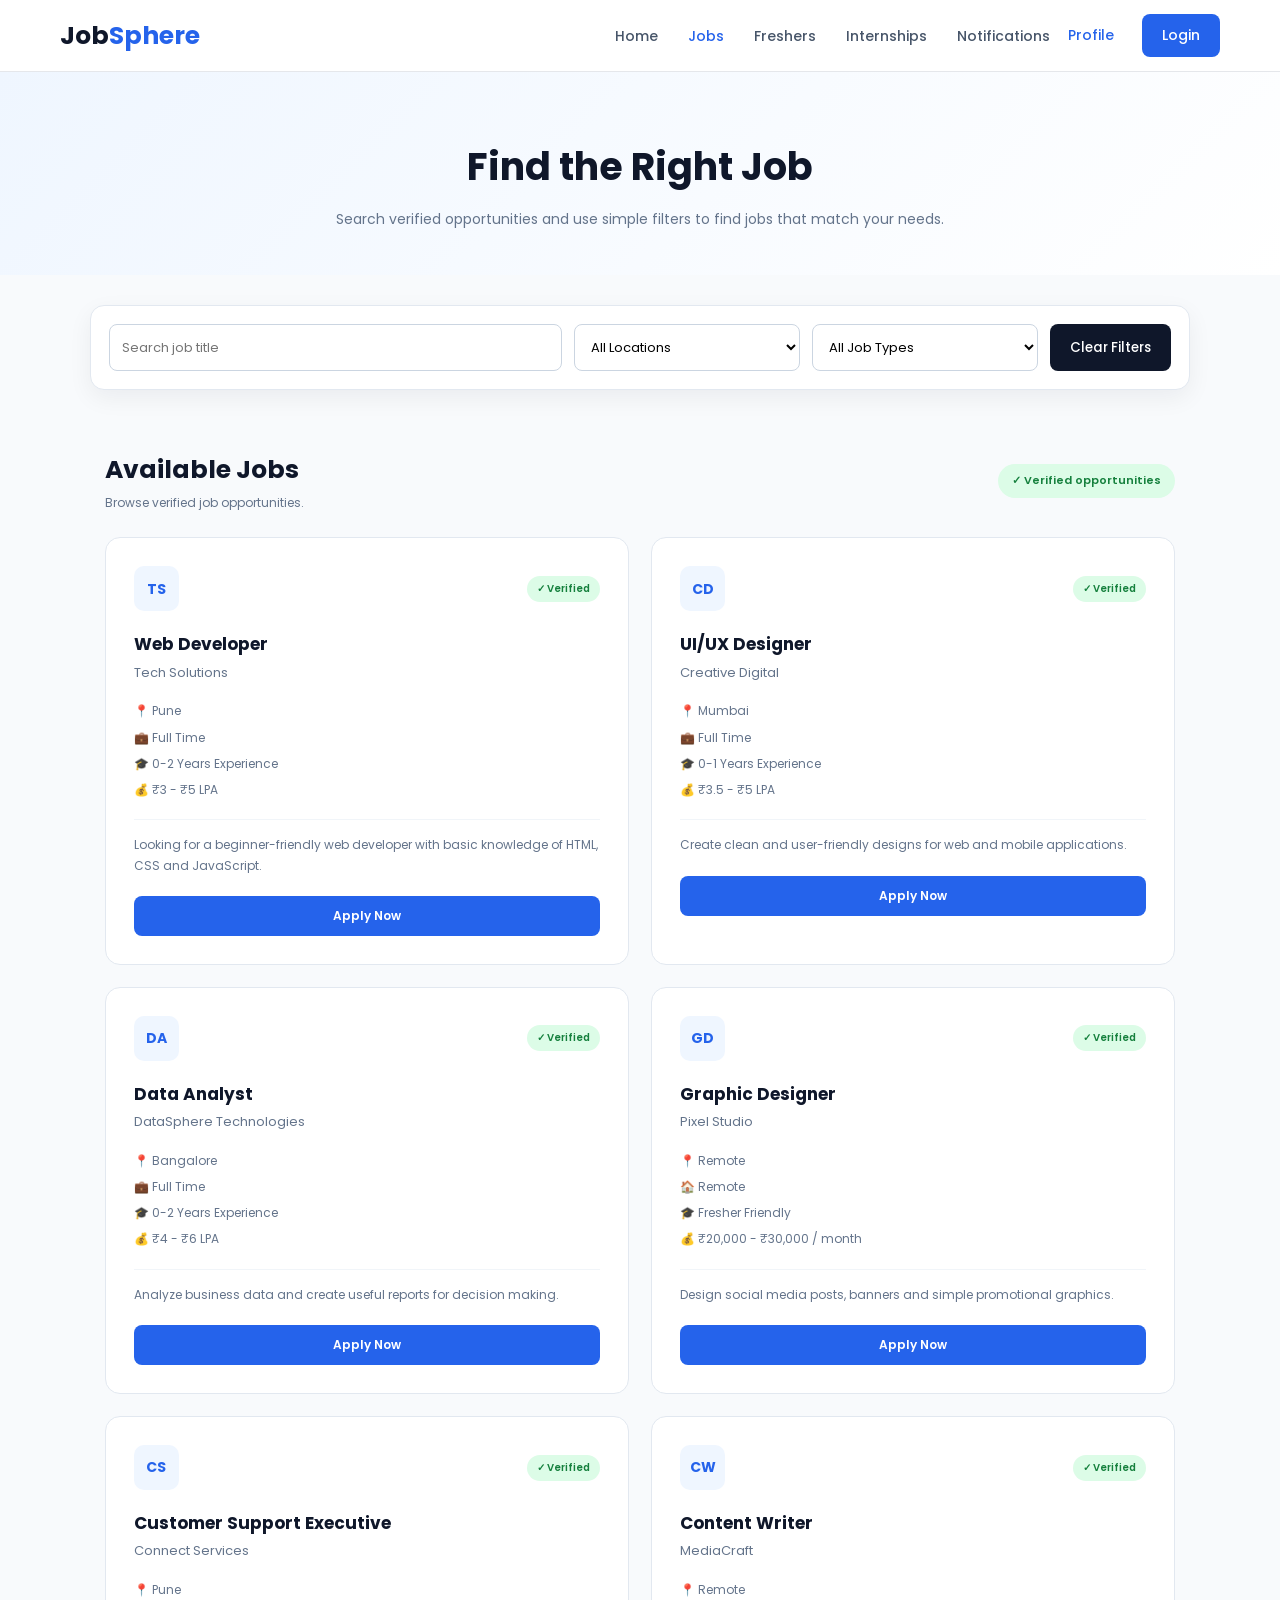
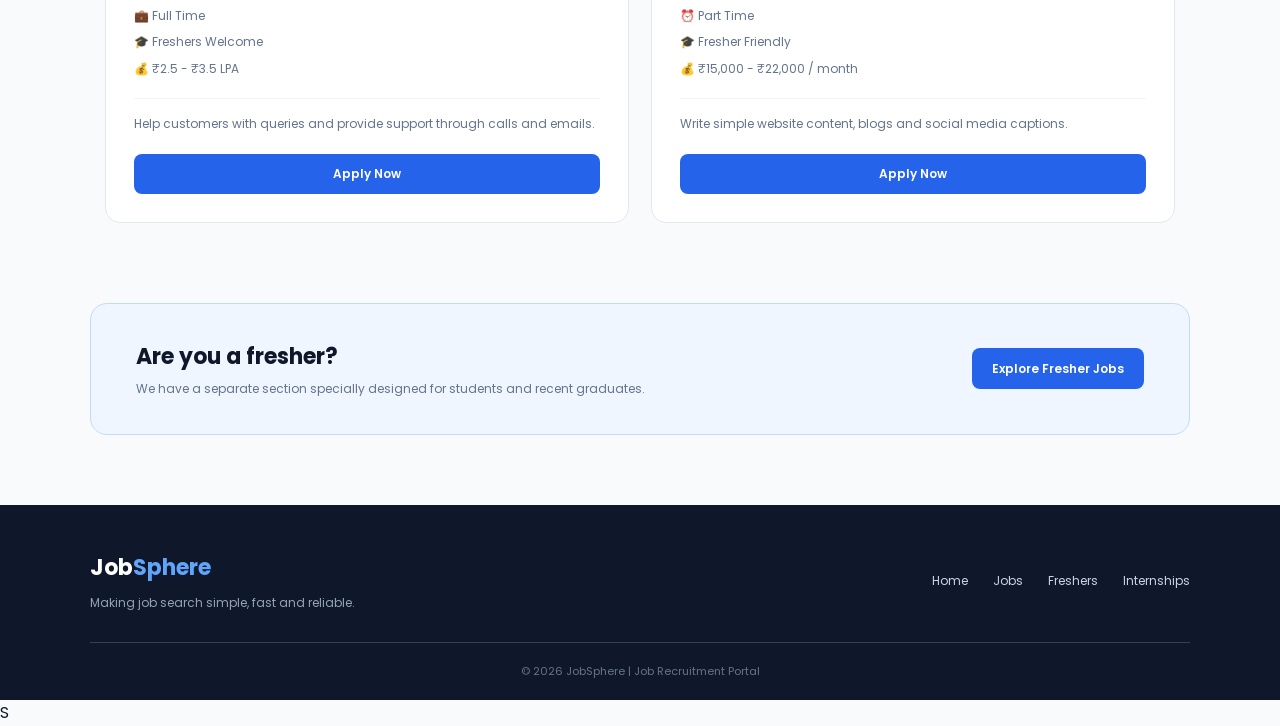
<file: jobs.html>
<!DOCTYPE html>
<html lang="en">

<head>
    <meta charset="UTF-8">
    <meta name="viewport" content="width=device-width, initial-scale=1.0">

    <title>Jobs - JobSphere</title>

    <link rel="stylesheet" href="style.css">

    <link
        href="https://fonts.googleapis.com/css2?family=Poppins:wght@400;500;600;700&display=swap"
        rel="stylesheet">
</head>

<body>

    <!-- Navbar -->

    <nav class="navbar">

        <div class="logo">
            Job<span>Sphere</span>
        </div>

        <ul class="nav-links">

            <li><a href="index.html">Home</a></li>
            <li><a href="jobs.html" class="active">Jobs</a></li>
            <li><a href="freshers.html">Freshers</a></li>
            <li><a href="internships.html">Internships</a></li>
            <li><a href="notification.html">Notifications</a></li>

        </ul>

        <div class="nav-buttons">

            <a href="profile.html" class="login-btn">
                Profile
            </a>

            <a href="login.html" class="register-btn">
                Login
            </a>

        </div>

    </nav>


    <!-- Jobs Header -->

    <section class="jobs-header">

        <h1>
            Find the Right Job
        </h1>

        <p>
            Search verified opportunities and use simple filters
            to find jobs that match your needs.
        </p>

    </section>


    <!-- Search and Filter Section -->

    <section class="job-filter-section">

        <div class="filter-box">

            <input
                type="text"
                id="jobSearch"
                placeholder="Search job title"
                onkeyup="filterJobs()">


            <select
                id="locationFilter"
                onchange="filterJobs()">

                <option value="all">
                    All Locations
                </option>

                <option value="Pune">
                    Pune
                </option>

                <option value="Mumbai">
                    Mumbai
                </option>

                <option value="Bangalore">
                    Bangalore
                </option>

                <option value="Remote">
                    Remote
                </option>

            </select>


            <select
                id="typeFilter"
                onchange="filterJobs()">

                <option value="all">
                    All Job Types
                </option>

                <option value="Full Time">
                    Full Time
                </option>

                <option value="Part Time">
                    Part Time
                </option>

                <option value="Remote">
                    Remote
                </option>

            </select>


            <button onclick="clearFilters()">
                Clear Filters
            </button>

        </div>

    </section>


    <!-- Main Jobs Area -->

    <section class="jobs-page-section">

        <div class="jobs-title-row">

            <div>

                <h2>
                    Available Jobs
                </h2>

                <p>
                    Browse verified job opportunities.
                </p>

            </div>

            <span class="verified-note">
                ✓ Verified opportunities
            </span>

        </div>


        <div class="jobs-list">


            <!-- JOB 1 -->

            <div
                class="job-card job-list-card"
                data-title="Web Developer"
                data-location="Pune"
                data-type="Full Time">

                <div class="job-top">

                    <div class="company-logo">
                        TS
                    </div>

                    <span class="verified">
                        ✓ Verified
                    </span>

                </div>


                <h3>
                    Web Developer
                </h3>

                <p class="company">
                    Tech Solutions
                </p>


                <div class="job-info">

                    <span>📍 Pune</span>

                    <span>💼 Full Time</span>

                    <span>🎓 0-2 Years Experience</span>

                    <span>💰 ₹3 - ₹5 LPA</span>

                </div>


                <p class="job-description">
                    Looking for a beginner-friendly web developer
                    with basic knowledge of HTML, CSS and JavaScript.
                </p>


                <button
                    class="job-apply-button"
                    onclick="applyJob('Web Developer')">

                    Apply Now

                </button>

            </div>



            <!-- JOB 2 -->

            <div
                class="job-card job-list-card"
                data-title="UI UX Designer"
                data-location="Mumbai"
                data-type="Full Time">

                <div class="job-top">

                    <div class="company-logo">
                        CD
                    </div>

                    <span class="verified">
                        ✓ Verified
                    </span>

                </div>


                <h3>
                    UI/UX Designer
                </h3>

                <p class="company">
                    Creative Digital
                </p>


                <div class="job-info">

                    <span>📍 Mumbai</span>

                    <span>💼 Full Time</span>

                    <span>🎓 0-1 Years Experience</span>

                    <span>💰 ₹3.5 - ₹5 LPA</span>

                </div>


                <p class="job-description">
                    Create clean and user-friendly designs for
                    web and mobile applications.
                </p>


                <button
                    class="job-apply-button"
                    onclick="applyJob('UI/UX Designer')">

                    Apply Now

                </button>

            </div>



            <!-- JOB 3 -->

            <div
                class="job-card job-list-card"
                data-title="Data Analyst"
                data-location="Bangalore"
                data-type="Full Time">

                <div class="job-top">

                    <div class="company-logo">
                        DA
                    </div>

                    <span class="verified">
                        ✓ Verified
                    </span>

                </div>


                <h3>
                    Data Analyst
                </h3>

                <p class="company">
                    DataSphere Technologies
                </p>


                <div class="job-info">

                    <span>📍 Bangalore</span>

                    <span>💼 Full Time</span>

                    <span>🎓 0-2 Years Experience</span>

                    <span>💰 ₹4 - ₹6 LPA</span>

                </div>


                <p class="job-description">
                    Analyze business data and create useful reports
                    for decision making.
                </p>


                <button
                    class="job-apply-button"
                    onclick="applyJob('Data Analyst')">

                    Apply Now

                </button>

            </div>



            <!-- JOB 4 -->

            <div
                class="job-card job-list-card"
                data-title="Graphic Designer"
                data-location="Remote"
                data-type="Remote">

                <div class="job-top">

                    <div class="company-logo">
                        GD
                    </div>

                    <span class="verified">
                        ✓ Verified
                    </span>

                </div>


                <h3>
                    Graphic Designer
                </h3>

                <p class="company">
                    Pixel Studio
                </p>


                <div class="job-info">

                    <span>📍 Remote</span>

                    <span>🏠 Remote</span>

                    <span>🎓 Fresher Friendly</span>

                    <span>💰 ₹20,000 - ₹30,000 / month</span>

                </div>


                <p class="job-description">
                    Design social media posts, banners and
                    simple promotional graphics.
                </p>


                <button
                    class="job-apply-button"
                    onclick="applyJob('Graphic Designer')">

                    Apply Now

                </button>

            </div>



            <!-- JOB 5 -->

            <div
                class="job-card job-list-card"
                data-title="Customer Support Executive"
                data-location="Pune"
                data-type="Full Time">

                <div class="job-top">

                    <div class="company-logo">
                        CS
                    </div>

                    <span class="verified">
                        ✓ Verified
                    </span>

                </div>


                <h3>
                    Customer Support Executive
                </h3>

                <p class="company">
                    Connect Services
                </p>


                <div class="job-info">

                    <span>📍 Pune</span>

                    <span>💼 Full Time</span>

                    <span>🎓 Freshers Welcome</span>

                    <span>💰 ₹2.5 - ₹3.5 LPA</span>

                </div>


                <p class="job-description">
                    Help customers with queries and provide
                    support through calls and emails.
                </p>


                <button
                    class="job-apply-button"
                    onclick="applyJob('Customer Support Executive')">

                    Apply Now

                </button>

            </div>



            <!-- JOB 6 -->

            <div
                class="job-card job-list-card"
                data-title="Content Writer"
                data-location="Remote"
                data-type="Part Time">

                <div class="job-top">

                    <div class="company-logo">
                        CW
                    </div>

                    <span class="verified">
                        ✓ Verified
                    </span>

                </div>


                <h3>
                    Content Writer
                </h3>

                <p class="company">
                    MediaCraft
                </p>


                <div class="job-info">

                    <span>📍 Remote</span>

                    <span>⏰ Part Time</span>

                    <span>🎓 Fresher Friendly</span>

                    <span>💰 ₹15,000 - ₹22,000 / month</span>

                </div>


                <p class="job-description">
                    Write simple website content, blogs and
                    social media captions.
                </p>


                <button
                    class="job-apply-button"
                    onclick="applyJob('Content Writer')">

                    Apply Now

                </button>

            </div>


        </div>

    </section>


    <!-- Fresher Quick Banner -->

    <section class="page-bottom-banner">

        <div>

            <h2>
                Are you a fresher?
            </h2>

            <p>
                We have a separate section specially designed
                for students and recent graduates.
            </p>

        </div>

        <a href="freshers.html">
            Explore Fresher Jobs
        </a>

    </section>


    <!-- Footer -->

    <footer>

        <div class="footer-content">

            <div>

                <div class="footer-logo">
                    Job<span>Sphere</span>
                </div>

                <p>
                    Making job search simple, fast and reliable.
                </p>

            </div>


            <div class="footer-links">

                <a href="index.html">Home</a>

                <a href="jobs.html">Jobs</a>

                <a href="freshers.html">Freshers</a>

                <a href="internships.html">Internships</a>

            </div>

        </div>


        <div class="footer-bottom">
            © 2026 JobSphere | Job Recruitment Portal
        </div>

    </footer>


    <script src="script.js"></script>

</body>

</html>S
</file>
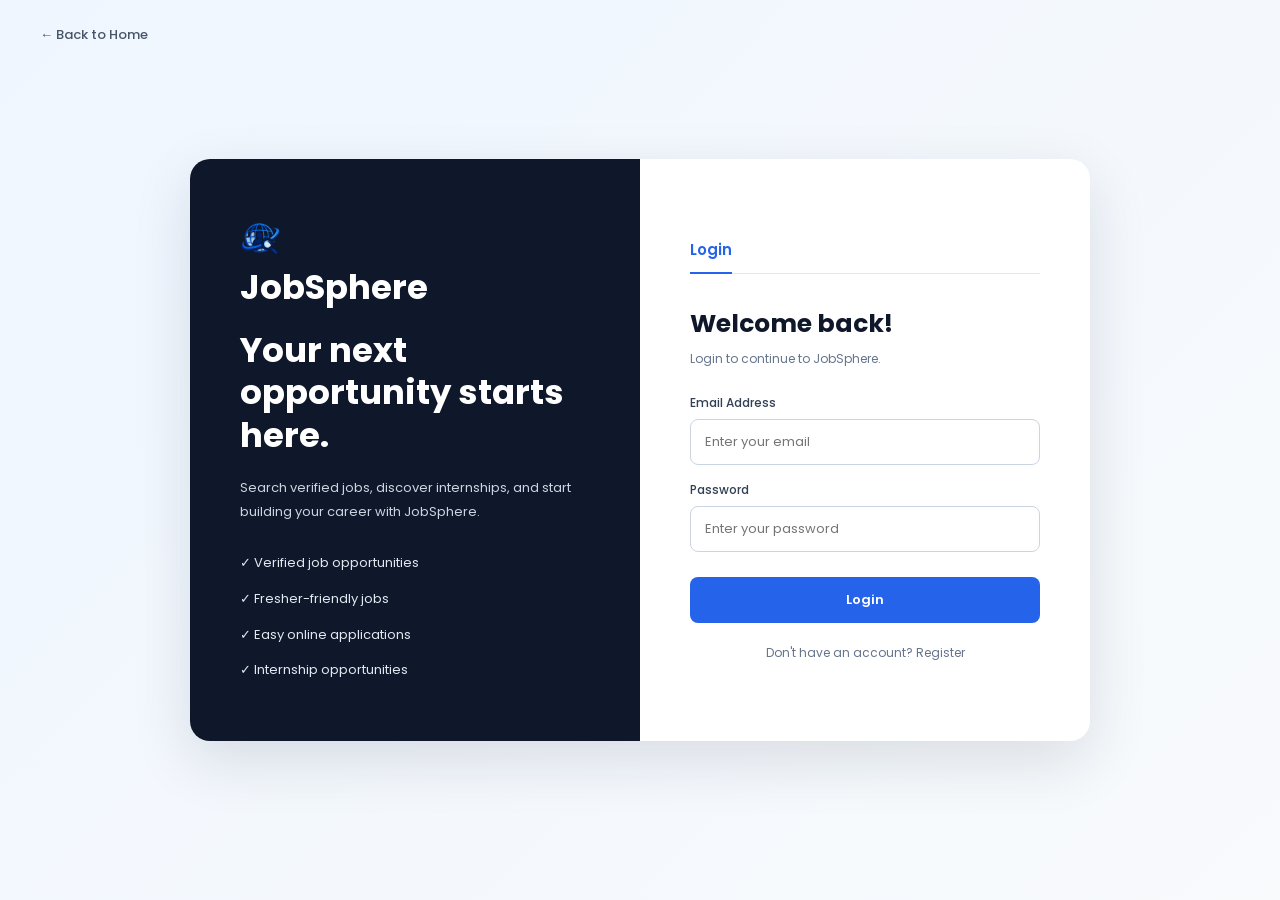
<file: login.html>
<!DOCTYPE html>
<html lang="en">

<head>

    <meta charset="UTF-8">

    <meta name="viewport" content="width=device-width, initial-scale=1.0">

    <title>Login - JobSphere</title>

    <link rel="stylesheet" href="style.css">

    <link rel="preconnect" href="https://fonts.googleapis.com">

    <link rel="preconnect" href="https://fonts.gstatic.com" crossorigin>

    <link
        href="https://fonts.googleapis.com/css2?family=Poppins:wght@400;500;600;700&display=swap"
        rel="stylesheet">

</head>


<body class="auth-body">


    <!-- Back to Home -->

    <a href="index.html" class="back-home">
        ← Back to Home
    </a>


    <div class="auth-container">


        <!-- Left Side -->

        <div class="auth-left">

            <div class="login-logo">

    <img src="images/logo.png" alt="JobSphere Logo">

    <h1>
        Job<span>Sphere</span>
    </h1>

</div>
            <h1>
                Your next opportunity
                starts here.
            </h1>

            <p>
                Search verified jobs, discover internships,
                and start building your career with JobSphere.
            </p>


            <div class="auth-points">

                <div>
                    ✓ Verified job opportunities
                </div>

                <div>
                    ✓ Fresher-friendly jobs
                </div>

                <div>
                    ✓ Easy online applications
                </div>

                <div>
                    ✓ Internship opportunities
                </div>

            </div>

        </div>



        <!-- Right Side -->

        <div class="auth-card">


            <!-- Tabs -->

            <div class="auth-tabs">

                <button
                    id="loginTab"
                    class="auth-tab active"
                    onclick="showLogin()">

                    Login

                </button>


            </div>



            <!-- LOGIN FORM -->

            <div id="loginForm">

                <h2>
                    Welcome back!
                </h2>

                <p class="form-subtitle">
                    Login to continue to JobSphere.
                </p>


                <label>
                    Email Address
                </label>

                <input
                    type="email"
                    id="loginEmail"
                    placeholder="Enter your email">


                <label>
                    Password
                </label>

                <input
                    type="password"
                    id="loginPassword"
                    placeholder="Enter your password">


                <button
                    class="auth-button"
                    onclick="loginUser()">

                    Login

                </button>


                <p class="switch-text">
    Don't have an account?
    <a href="register.html">Register</a>
</p>


            </div>



            <!-- REGISTER FORM -->

            <div
                id="registerForm"
                style="display:none;">

                <h2>
                    Create your account
                </h2>

                <p class="form-subtitle">
                    Join JobSphere and find your opportunity.
                </p>


                <label>
                    Full Name
                </label>

                <input
                    type="text"
                    id="registerName"
                    placeholder="Enter your full name">


                <label>
                    Email Address
                </label>

                <input
                    type="email"
                    id="registerEmail"
                    placeholder="Enter your email">


                <label>
                    Password
                </label>

                <input
                    type="password"
                    id="registerPassword"
                    placeholder="Create a password">


                <button
                    class="auth-button"
                    onclick="registerUser()">

                    Create Account

                </button>

<a href="register.html" class="auth-tab">
    Register
</a>
                <p class="switch-text">

                    Already have an account?

                    <span onclick="showLogin()">
                        Login
                    </span>

                </p>

            </div>


        </div>

    </div>


    <script src="script.js"></script>

</body>

</html>
</file>
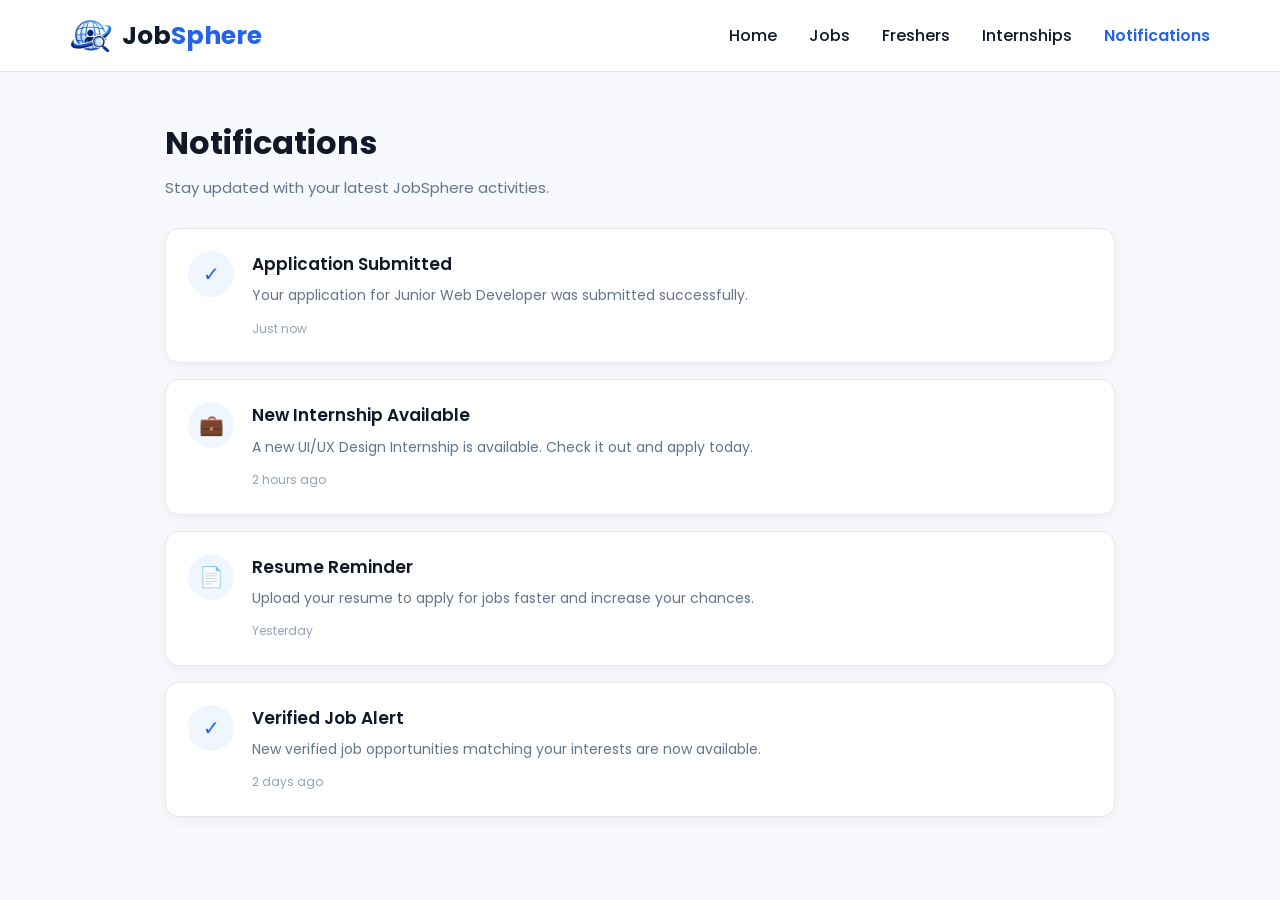
<file: notification.html>
<!DOCTYPE html>
<html lang="en">

<head>

    <meta charset="UTF-8">

    <meta name="viewport" content="width=device-width, initial-scale=1.0">

    <title>Notifications - JobSphere</title>

    <link rel="stylesheet" href="style.css">

    <link rel="preconnect" href="https://fonts.googleapis.com">

    <link rel="preconnect" href="https://fonts.gstatic.com" crossorigin>

    <link
        href="https://fonts.googleapis.com/css2?family=Poppins:wght@400;500;600;700&display=swap"
        rel="stylesheet">

</head>


<body class="notification-page">


    <!-- ================= NAVBAR ================= -->

    <nav class="notification-navbar">

        <!-- LOGO -->

        <a href="index.html" class="notification-logo">

            <img
                src="images/logo.png"
                alt="JobSphere Logo">

            <span>
                Job<span>Sphere</span>
            </span>

        </a>


        <!-- NAVIGATION -->

        <div class="notification-nav-links">

            <a href="index.html">
                Home
            </a>

            <a href="jobs.html">
                Jobs
            </a>

            <a href="freshers.html">
                Freshers
            </a>

            <a href="internships.html">
                Internships
            </a>

            <a
                href="notification.html"
                class="notification-active">

                 Notifications

            </a>

        </div>

    </nav>



    <!-- ================= MAIN CONTENT ================= -->

    <main class="notification-main">


        <!-- PAGE HEADING -->

        <div class="notification-heading">

            <h1>
                Notifications
            </h1>

            <p>
                Stay updated with your latest JobSphere activities.
            </p>

        </div>



        <!-- ================= NOTIFICATION 1 ================= -->

        <div class="notification-card">

            <div class="notification-card-icon">
                ✓
            </div>

            <div class="notification-card-content">

                <h3>
                    Application Submitted
                </h3>

                <p>
                    Your application for Junior Web Developer
                    was submitted successfully.
                </p>

                <small>
                    Just now
                </small>

            </div>

        </div>



        <!-- ================= NOTIFICATION 2 ================= -->

        <div class="notification-card">

            <div class="notification-card-icon">
                💼
            </div>

            <div class="notification-card-content">

                <h3>
                    New Internship Available
                </h3>

                <p>
                    A new UI/UX Design Internship is available.
                    Check it out and apply today.
                </p>

                <small>
                    2 hours ago
                </small>

            </div>

        </div>



        <!-- ================= NOTIFICATION 3 ================= -->

        <div class="notification-card">

            <div class="notification-card-icon">
                📄
            </div>

            <div class="notification-card-content">

                <h3>
                    Resume Reminder
                </h3>

                <p>
                    Upload your resume to apply for jobs
                    faster and increase your chances.
                </p>

                <small>
                    Yesterday
                </small>

            </div>

        </div>



        <!-- ================= NOTIFICATION 4 ================= -->

        <div class="notification-card">

            <div class="notification-card-icon">
                ✓
            </div>

            <div class="notification-card-content">

                <h3>
                    Verified Job Alert
                </h3>

                <p>
                    New verified job opportunities matching
                    your interests are now available.
                </p>

                <small>
                    2 days ago
                </small>

            </div>

        </div>


    </main>


</body>

</html>
</file>
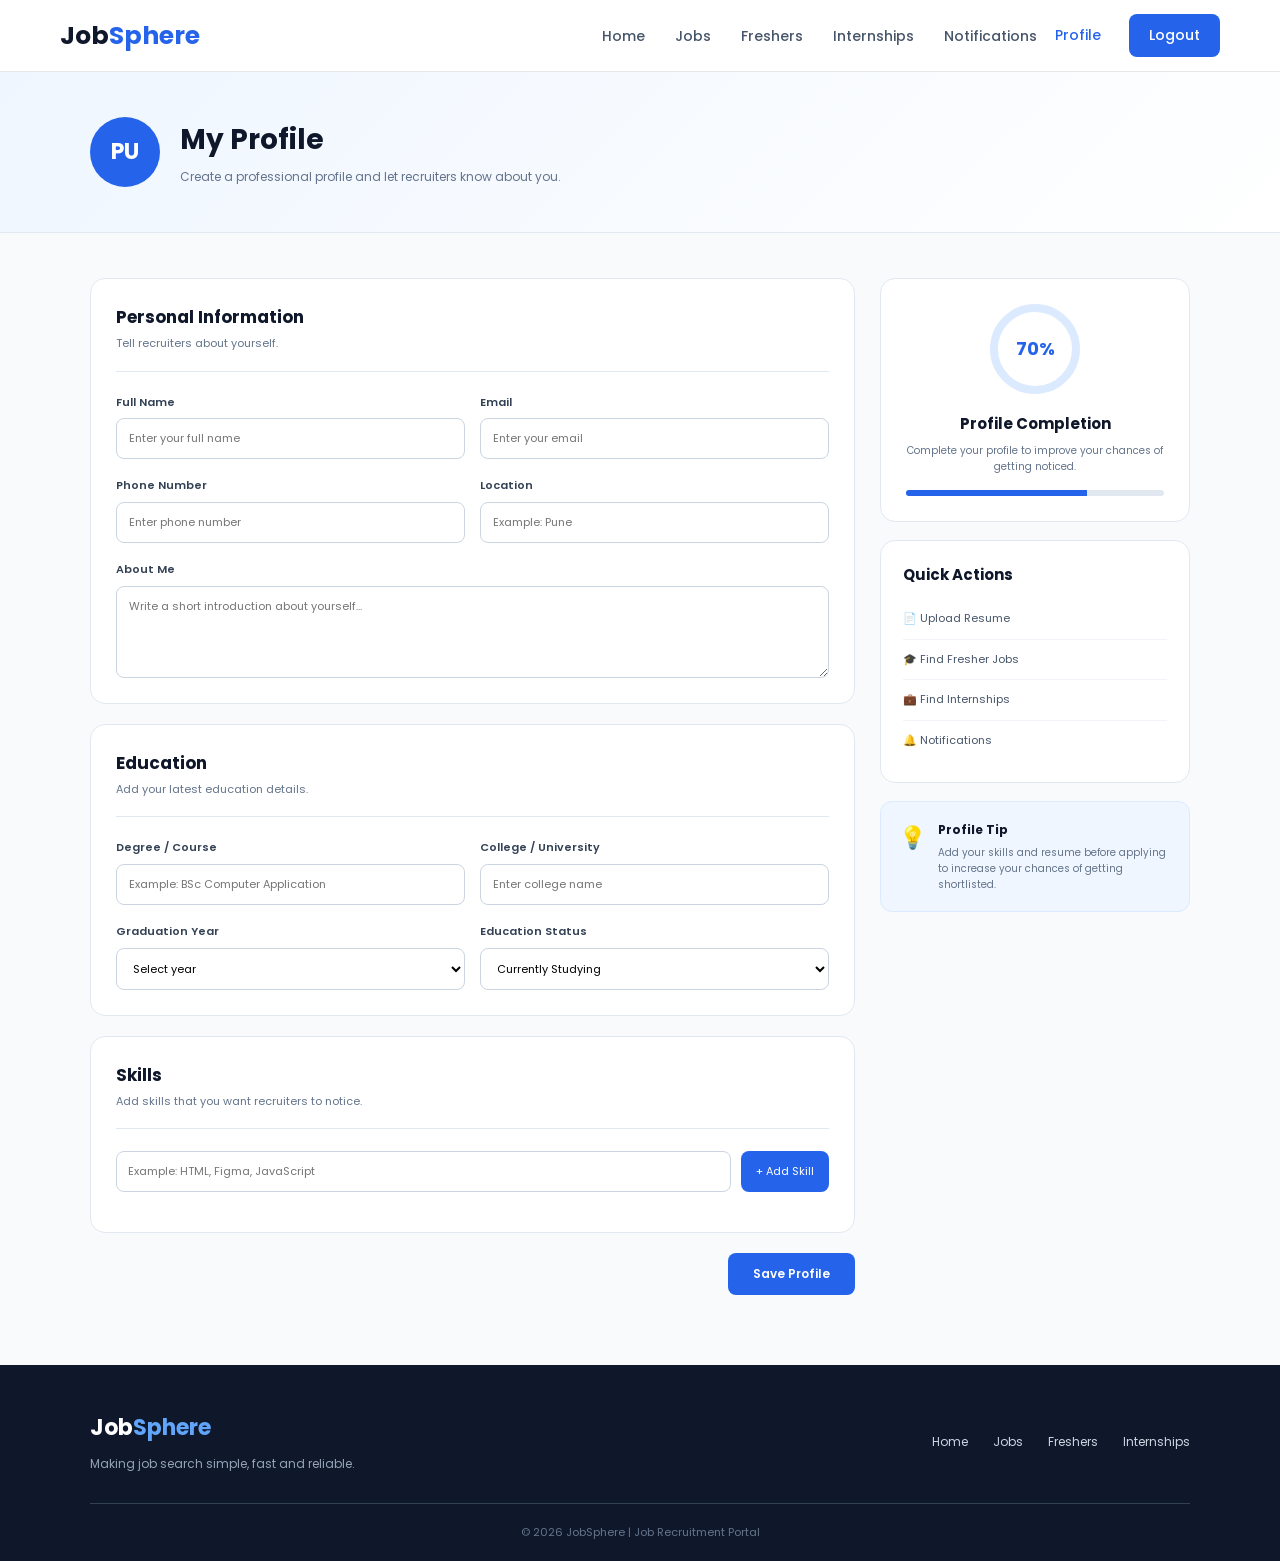
<file: profile.html>
<!DOCTYPE html>
<html lang="en">

<head>

    <meta charset="UTF-8">

    <meta name="viewport" content="width=device-width, initial-scale=1.0">

    <title>My Profile - JobSphere</title>

    <link rel="stylesheet" href="style.css">

    <link
        href="https://fonts.googleapis.com/css2?family=Poppins:wght@400;500;600;700&display=swap"
        rel="stylesheet">

</head>


<body>


<!-- =========================
     NAVBAR
     ========================= -->

<nav class="navbar">

    <div class="logo">
        Job<span>Sphere</span>
    </div>


    <ul class="nav-links">

        <li>
            <a href="index.html">Home</a>
        </li>

        <li>
            <a href="jobs.html">Jobs</a>
        </li>

        <li>
            <a href="freshers.html">Freshers</a>
        </li>

        <li>
            <a href="internships.html">Internships</a>
        </li>

        <li>
            <a href="notification.html">Notifications</a>
        </li>

    </ul>


    <div class="nav-buttons">

        <a href="profile.html" class="login-btn">
            Profile
        </a>

        <a href="login.html" class="register-btn">
            Logout
        </a>

    </div>

</nav>



<!-- =========================
     PROFILE HEADER
     ========================= -->

<section class="profile-header">

    <div class="profile-header-content">

        <div class="profile-avatar">
            PU
        </div>


        <div>

            <h1>
                My Profile
            </h1>

            <p>
                Create a professional profile and
                let recruiters know about you.
            </p>

        </div>

    </div>

</section>



<!-- =========================
     PROFILE CONTAINER
     ========================= -->

<section class="profile-section">


    <div class="profile-container">


        <!-- LEFT SIDE -->

        <div class="profile-main">


            <!-- PERSONAL INFORMATION -->

            <div class="profile-card">

                <div class="profile-card-title">

                    <div>

                        <h2>
                            Personal Information
                        </h2>

                        <p>
                            Tell recruiters about yourself.
                        </p>

                    </div>

                </div>


                <div class="profile-form">


                    <div class="form-row">

                        <div class="form-group">

                            <label>
                                Full Name
                            </label>

                            <input
                                type="text"
                                id="fullName"
                                placeholder="Enter your full name">

                        </div>


                        <div class="form-group">

                            <label>
                                Email
                            </label>

                            <input
                                type="email"
                                id="email"
                                placeholder="Enter your email">

                        </div>

                    </div>



                    <div class="form-row">

                        <div class="form-group">

                            <label>
                                Phone Number
                            </label>

                            <input
                                type="tel"
                                id="phone"
                                placeholder="Enter phone number">

                        </div>


                        <div class="form-group">

                            <label>
                                Location
                            </label>

                            <input
                                type="text"
                                id="location"
                                placeholder="Example: Pune">

                        </div>

                    </div>



                    <div class="form-group">

                        <label>
                            About Me
                        </label>

                        <textarea
                            id="about"
                            rows="4"
                            placeholder="Write a short introduction about yourself..."></textarea>

                    </div>

                </div>

            </div>



            <!-- EDUCATION -->

            <div class="profile-card">

                <div class="profile-card-title">

                    <div>

                        <h2>
                            Education
                        </h2>

                        <p>
                            Add your latest education details.
                        </p>

                    </div>

                </div>


                <div class="profile-form">


                    <div class="form-row">

                        <div class="form-group">

                            <label>
                                Degree / Course
                            </label>

                            <input
                                type="text"
                                id="degree"
                                placeholder="Example: BSc Computer Application">

                        </div>


                        <div class="form-group">

                            <label>
                                College / University
                            </label>

                            <input
                                type="text"
                                id="college"
                                placeholder="Enter college name">

                        </div>

                    </div>



                    <div class="form-row">

                        <div class="form-group">

                            <label>
                                Graduation Year
                            </label>

                            <select id="graduation">

                                <option value="">
                                    Select year
                                </option>

                                <option>
                                    2026
                                </option>

                                <option>
                                    2027
                                </option>

                                <option>
                                    2028
                                </option>

                                <option>
                                    2029
                                </option>

                                <option>
                                    2030
                                </option>

                            </select>

                        </div>


                        <div class="form-group">

                            <label>
                                Education Status
                            </label>

                            <select id="educationStatus">

                                <option>
                                    Currently Studying
                                </option>

                                <option>
                                    Graduated
                                </option>

                            </select>

                        </div>

                    </div>

                </div>

            </div>



            <!-- SKILLS -->

            <div class="profile-card">

                <div class="profile-card-title">

                    <div>

                        <h2>
                            Skills
                        </h2>

                        <p>
                            Add skills that you want recruiters to notice.
                        </p>

                    </div>

                </div>


                <div class="skills-input">

                    <input
                        type="text"
                        id="skillInput"
                        placeholder="Example: HTML, Figma, JavaScript">


                    <button
                        onclick="addSkill()">

                        + Add Skill

                    </button>

                </div>


                <div
                    class="skills-list"
                    id="skillsList">

                </div>

            </div>



            <!-- SAVE -->

            <div class="profile-save">

                <button
                    class="save-profile-button"
                    onclick="saveProfile()">

                    Save Profile

                </button>

            </div>


        </div>



        <!-- RIGHT SIDE -->

        <aside class="profile-sidebar">


            <!-- PROFILE COMPLETION -->

            <div class="profile-completion-card">

                <div class="completion-circle">

                    <strong>
                        70%
                    </strong>

                </div>


                <h3>
                    Profile Completion
                </h3>


                <p>
                    Complete your profile to improve
                    your chances of getting noticed.
                </p>


                <div class="completion-bar">

                    <div class="completion-progress"></div>

                </div>

            </div>



            <!-- QUICK LINKS -->

            <div class="quick-links-card">

                <h3>
                    Quick Actions
                </h3>


                <a href="resume.html">
                    📄 Upload Resume
                </a>


                <a href="freshers.html">
                    🎓 Find Fresher Jobs
                </a>


                <a href="internships.html">
                    💼 Find Internships
                </a>


                <a href="notification.html">
                    🔔 Notifications
                </a>

            </div>



            <!-- PROFILE TIP -->

            <div class="profile-tip">

                <span>
                    💡
                </span>

                <div>

                    <h4>
                        Profile Tip
                    </h4>

                    <p>
                        Add your skills and resume before
                        applying to increase your chances
                        of getting shortlisted.
                    </p>

                </div>

            </div>


        </aside>

    </div>

</section>



<!-- =========================
     FOOTER
     ========================= -->

<footer>

    <div class="footer-content">

        <div>

            <div class="footer-logo">
                Job<span>Sphere</span>
            </div>

            <p>
                Making job search simple, fast and reliable.
            </p>

        </div>


        <div class="footer-links">

            <a href="index.html">
                Home
            </a>

            <a href="jobs.html">
                Jobs
            </a>

            <a href="freshers.html">
                Freshers
            </a>

            <a href="internships.html">
                Internships
            </a>

        </div>

    </div>


    <div class="footer-bottom">

        © 2026 JobSphere | Job Recruitment Portal

    </div>

</footer>



<script src="script.js"></script>

</body>

</html>
</file>
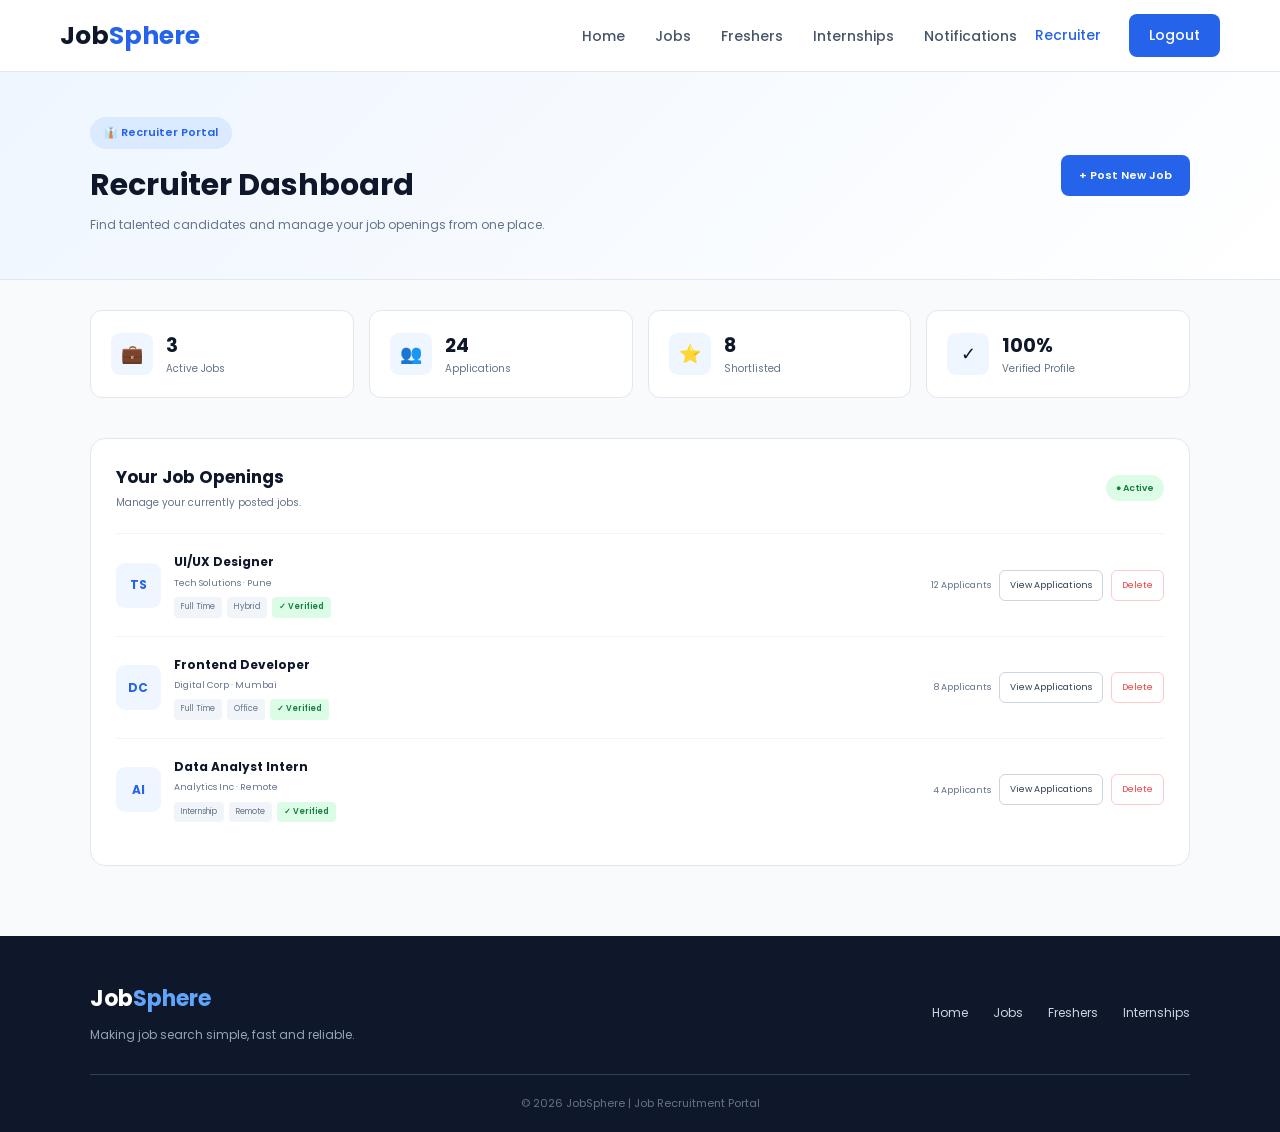
<file: recruiter.html>
<!DOCTYPE html>
<html lang="en">

<head>

    <meta charset="UTF-8">

    <meta name="viewport" content="width=device-width, initial-scale=1.0">

    <title>Recruiter Dashboard - JobSphere</title>

    <link rel="stylesheet" href="style.css">

    <link
        href="https://fonts.googleapis.com/css2?family=Poppins:wght@400;500;600;700&display=swap"
        rel="stylesheet">

</head>


<body>


<!-- =================================
     NAVBAR
     ================================= -->

<nav class="navbar">

    <div class="logo">
        Job<span>Sphere</span>
    </div>


    <ul class="nav-links">

        <li>
            <a href="index.html">
                Home
            </a>
        </li>

        <li>
            <a href="jobs.html">
                Jobs
            </a>
        </li>

        <li>
            <a href="freshers.html">
                Freshers
            </a>
        </li>

        <li>
            <a href="internships.html">
                Internships
            </a>
        </li>

        <li>
            <a href="notification.html">
                Notifications
            </a>
        </li>

    </ul>


    <div class="nav-buttons">

        <a
            href="recruiter.html"
            class="login-btn">

            Recruiter

        </a>


        <a
            href="login.html"
            class="register-btn">

            Logout

        </a>

    </div>

</nav>



<!-- =================================
     DASHBOARD HEADER
     ================================= -->

<section class="recruiter-header">

    <div class="recruiter-header-content">


        <div>

            <span class="recruiter-label">
                👔 Recruiter Portal
            </span>


            <h1>
                Recruiter Dashboard
            </h1>


            <p>
                Find talented candidates and manage
                your job openings from one place.
            </p>

        </div>


        <button
            class="post-job-header-button"
            onclick="openJobForm()">

            + Post New Job

        </button>

    </div>

</section>



<!-- =================================
     STATISTICS
     ================================= -->

<section class="recruiter-stats-section">


    <div class="recruiter-stats">


        <div class="recruiter-stat-card">

            <div class="recruiter-stat-icon">
                💼
            </div>

            <div>

                <strong id="totalJobs">
                    3
                </strong>

                <p>
                    Active Jobs
                </p>

            </div>

        </div>



        <div class="recruiter-stat-card">

            <div class="recruiter-stat-icon">
                👥
            </div>

            <div>

                <strong id="totalApplications">
                    24
                </strong>

                <p>
                    Applications
                </p>

            </div>

        </div>



        <div class="recruiter-stat-card">

            <div class="recruiter-stat-icon">
                ⭐
            </div>

            <div>

                <strong id="shortlisted">
                    8
                </strong>

                <p>
                    Shortlisted
                </p>

            </div>

        </div>



        <div class="recruiter-stat-card">

            <div class="recruiter-stat-icon">
                ✓
            </div>

            <div>

                <strong>
                    100%
                </strong>

                <p>
                    Verified Profile
                </p>

            </div>

        </div>


    </div>

</section>



<!-- =================================
     MAIN DASHBOARD
     ================================= -->

<section class="recruiter-dashboard">


    <div class="recruiter-dashboard-container">


        <!-- =================================
             POST JOB FORM
             ================================= -->

        <div
            class="post-job-card"
            id="jobFormCard"
            style="display:none;">


            <div class="dashboard-card-heading">

                <div>

                    <h2>
                        Post a New Job
                    </h2>

                    <p>
                        Add simple details about the job opening.
                    </p>

                </div>


                <button
                    class="close-form-button"
                    onclick="closeJobForm()">

                    ×

                </button>

            </div>



            <form
                id="postJobForm"
                onsubmit="postNewJob(event)">


                <div class="recruiter-form-row">


                    <div class="recruiter-form-group">

                        <label>
                            Job Title *
                        </label>

                        <input
                            type="text"
                            id="jobTitle"
                            placeholder="Example: UI/UX Designer"
                            required>

                    </div>


                    <div class="recruiter-form-group">

                        <label>
                            Company Name *
                        </label>

                        <input
                            type="text"
                            id="companyName"
                            placeholder="Example: Tech Solutions"
                            required>

                    </div>

                </div>



                <div class="recruiter-form-row">


                    <div class="recruiter-form-group">

                        <label>
                            Location *
                        </label>

                        <input
                            type="text"
                            id="jobLocation"
                            placeholder="Example: Pune"
                            required>

                    </div>


                    <div class="recruiter-form-group">

                        <label>
                            Job Type
                        </label>

                        <select id="jobType">

                            <option>
                                Full Time
                            </option>

                            <option>
                                Part Time
                            </option>

                            <option>
                                Internship
                            </option>

                        </select>

                    </div>

                </div>



                <div class="recruiter-form-row">


                    <div class="recruiter-form-group">

                        <label>
                            Salary / Stipend
                        </label>

                        <input
                            type="text"
                            id="jobSalary"
                            placeholder="Example: ₹4 - ₹6 LPA">

                    </div>


                    <div class="recruiter-form-group">

                        <label>
                            Work Mode
                        </label>

                        <select id="jobMode">

                            <option>
                                Office
                            </option>

                            <option>
                                Hybrid
                            </option>

                            <option>
                                Remote
                            </option>

                        </select>

                    </div>

                </div>



                <div class="recruiter-form-group">

                    <label>
                        Required Skills *
                    </label>

                    <input
                        type="text"
                        id="jobSkills"
                        placeholder="Example: HTML, CSS, Figma"
                        required>

                </div>



                <div class="recruiter-form-group">

                    <label>
                        Job Description *
                    </label>

                    <textarea
                        id="jobDescription"
                        rows="5"
                        placeholder="Describe the job responsibilities..."
                        required></textarea>

                </div>



                <button
                    type="submit"
                    class="post-job-button">

                    Publish Job

                </button>


            </form>

        </div>



        <!-- =================================
             POSTED JOBS
             ================================= -->

        <div class="posted-jobs-card">


            <div class="dashboard-card-heading">

                <div>

                    <h2>
                        Your Job Openings
                    </h2>

                    <p>
                        Manage your currently posted jobs.
                    </p>

                </div>


                <span class="active-job-badge">
                    ● Active
                </span>

            </div>



            <div
                class="posted-jobs-list"
                id="postedJobsList">


                <!-- JOB 1 -->

                <div class="posted-job-item">

                    <div class="posted-job-info">

                        <div class="posted-company-logo">
                            TS
                        </div>


                        <div>

                            <h3>
                                UI/UX Designer
                            </h3>

                            <p>
                                Tech Solutions · Pune
                            </p>

                            <div class="posted-job-tags">

                                <span>
                                    Full Time
                                </span>

                                <span>
                                    Hybrid
                                </span>

                                <span class="verified">
                                    ✓ Verified
                                </span>

                            </div>

                        </div>

                    </div>


                    <div class="posted-job-actions">

                        <span class="application-number">
                            12 Applicants
                        </span>


                        <button
                            onclick="viewApplications('UI/UX Designer')">

                            View Applications

                        </button>


                        <button
                            class="delete-job"
                            onclick="deleteJob(this)">

                            Delete

                        </button>

                    </div>

                </div>



                <!-- JOB 2 -->

                <div class="posted-job-item">

                    <div class="posted-job-info">

                        <div class="posted-company-logo">
                            DC
                        </div>


                        <div>

                            <h3>
                                Frontend Developer
                            </h3>

                            <p>
                                Digital Corp · Mumbai
                            </p>

                            <div class="posted-job-tags">

                                <span>
                                    Full Time
                                </span>

                                <span>
                                    Office
                                </span>

                                <span class="verified">
                                    ✓ Verified
                                </span>

                            </div>

                        </div>

                    </div>


                    <div class="posted-job-actions">

                        <span class="application-number">
                            8 Applicants
                        </span>


                        <button
                            onclick="viewApplications('Frontend Developer')">

                            View Applications

                        </button>


                        <button
                            class="delete-job"
                            onclick="deleteJob(this)">

                            Delete

                        </button>

                    </div>

                </div>



                <!-- JOB 3 -->

                <div class="posted-job-item">

                    <div class="posted-job-info">

                        <div class="posted-company-logo">
                            AI
                        </div>


                        <div>

                            <h3>
                                Data Analyst Intern
                            </h3>

                            <p>
                                Analytics Inc · Remote
                            </p>

                            <div class="posted-job-tags">

                                <span>
                                    Internship
                                </span>

                                <span>
                                    Remote
                                </span>

                                <span class="verified">
                                    ✓ Verified
                                </span>

                            </div>

                        </div>

                    </div>


                    <div class="posted-job-actions">

                        <span class="application-number">
                            4 Applicants
                        </span>


                        <button
                            onclick="viewApplications('Data Analyst Intern')">

                            View Applications

                        </button>


                        <button
                            class="delete-job"
                            onclick="deleteJob(this)">

                            Delete

                        </button>

                    </div>

                </div>


            </div>

        </div>



        <!-- =================================
             APPLICATIONS
             ================================= -->

        <div
            class="applications-card"
            id="applicationsCard"
            style="display:none;">


            <div class="dashboard-card-heading">

                <div>

                    <h2>
                        Applications
                    </h2>

                    <p id="applicationJobName">
                        Candidates who applied for this job.
                    </p>

                </div>


                <button
                    class="close-form-button"
                    onclick="closeApplications()">

                    ×

                </button>

            </div>



            <!-- CANDIDATE 1 -->

            <div class="candidate-item">

                <div class="candidate-avatar">
                    AR
                </div>


                <div class="candidate-info">

                    <h3>
                        Aarav R.
                    </h3>

                    <p>
                        BSc Computer Application · Pune
                    </p>

                    <div class="candidate-skills">

                        HTML · CSS · JavaScript · Figma

                    </div>

                </div>


                <div class="candidate-actions">

                    <button
                        class="view-resume"
                        onclick="viewResume()">

                        Resume

                    </button>


                    <button
                        class="shortlist-button"
                        onclick="shortlistCandidate(this)">

                        Shortlist

                    </button>

                </div>

            </div>



            <!-- CANDIDATE 2 -->

            <div class="candidate-item">

                <div class="candidate-avatar">
                    SP
                </div>


                <div class="candidate-info">

                    <h3>
                        Siya P.
                    </h3>

                    <p>
                        BCA · Mumbai
                    </p>

                    <div class="candidate-skills">

                        Figma · UI/UX · Photoshop

                    </div>

                </div>


                <div class="candidate-actions">

                    <button
                        class="view-resume"
                        onclick="viewResume()">

                        Resume

                    </button>


                    <button
                        class="shortlist-button"
                        onclick="shortlistCandidate(this)">

                        Shortlist

                    </button>

                </div>

            </div>



            <!-- CANDIDATE 3 -->

            <div class="candidate-item">

                <div class="candidate-avatar">
                    RK
                </div>


                <div class="candidate-info">

                    <h3>
                        Rohan K.
                    </h3>

                    <p>
                        BSc IT · Bangalore
                    </p>

                    <div class="candidate-skills">

                        HTML · JavaScript · React

                    </div>

                </div>


                <div class="candidate-actions">

                    <button
                        class="view-resume"
                        onclick="viewResume()">

                        Resume

                    </button>


                    <button
                        class="shortlist-button"
                        onclick="shortlistCandidate(this)">

                        Shortlist

                    </button>

                </div>

            </div>


        </div>

    </div>

</section>



<!-- =================================
     FOOTER
     ================================= -->

<footer>

    <div class="footer-content">

        <div>

            <div class="footer-logo">
                Job<span>Sphere</span>
            </div>

            <p>
                Making job search simple, fast and reliable.
            </p>

        </div>


        <div class="footer-links">

            <a href="index.html">
                Home
            </a>

            <a href="jobs.html">
                Jobs
            </a>

            <a href="freshers.html">
                Freshers
            </a>

            <a href="internships.html">
                Internships
            </a>

        </div>

    </div>


    <div class="footer-bottom">

        © 2026 JobSphere | Job Recruitment Portal

    </div>

</footer>



<script src="script.js"></script>

</body>

</html>
</file>
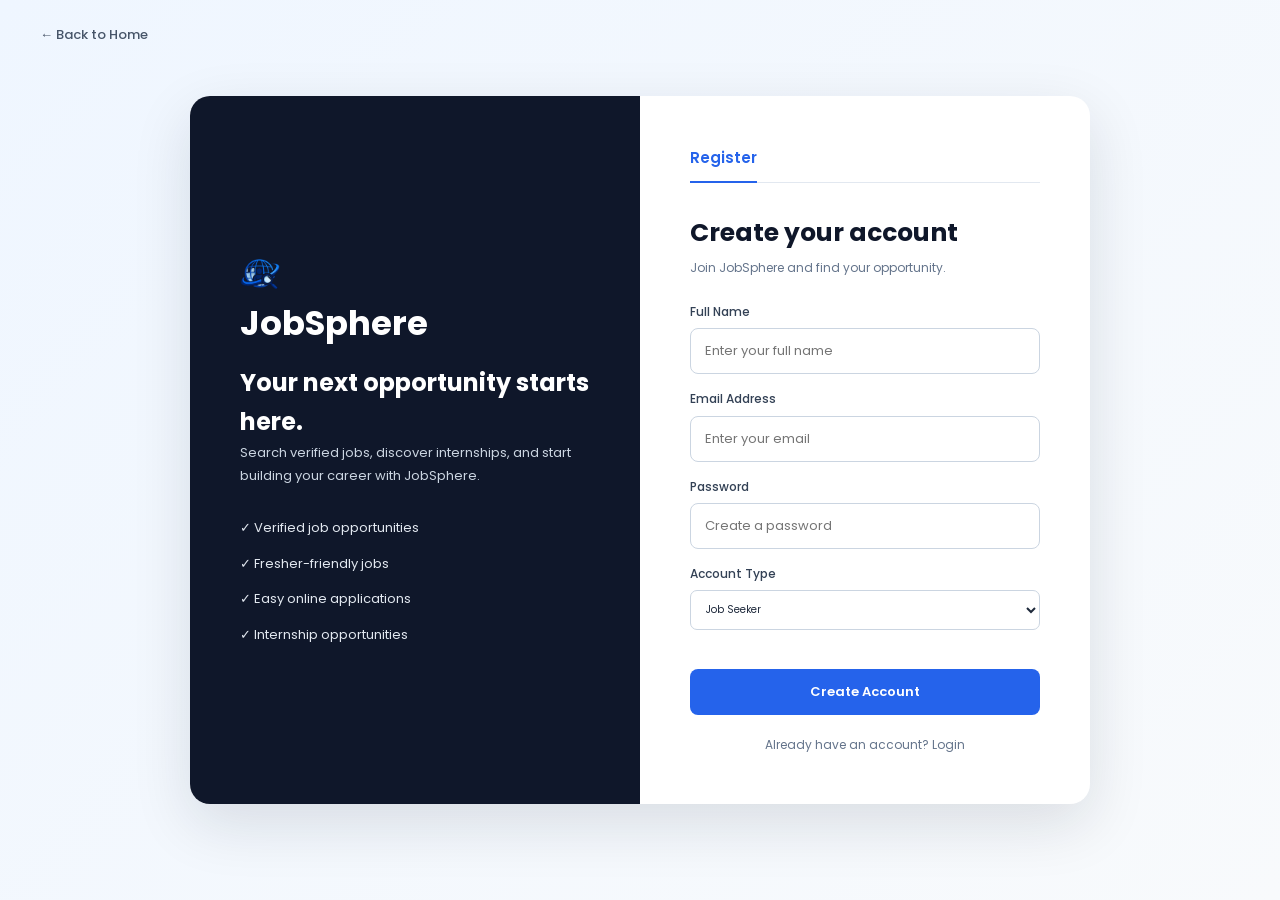
<file: register.html>
<!DOCTYPE html>
<html lang="en">

<head>

    <meta charset="UTF-8">

    <meta name="viewport" content="width=device-width, initial-scale=1.0">

    <title>Register - JobSphere</title>

    <link rel="stylesheet" href="style.css">

    <link rel="preconnect" href="https://fonts.googleapis.com">

    <link rel="preconnect"
          href="https://fonts.gstatic.com"
          crossorigin>

    <link
        href="https://fonts.googleapis.com/css2?family=Poppins:wght@400;500;600;700&display=swap"
        rel="stylesheet">

</head>


<body class="auth-body">


    <!-- Back to Home -->

    <a href="index.html" class="back-home">
        ← Back to Home
    </a>



    <div class="auth-container">


        <!-- LEFT SIDE -->

        <div class="auth-left">


            <div class="login-logo">

                <img src="images/logo.png"
                     alt="JobSphere Logo">

                <h1>
                    Job<span>Sphere</span>
                </h1>

            </div>



            <h2>
                Your next opportunity
                starts here.
            </h2>


            <p>
                Search verified jobs, discover internships,
                and start building your career with JobSphere.
            </p>



            <div class="auth-points">

                <div>
                    ✓ Verified job opportunities
                </div>

                <div>
                    ✓ Fresher-friendly jobs
                </div>

                <div>
                    ✓ Easy online applications
                </div>

                <div>
                    ✓ Internship opportunities
                </div>

            </div>


        </div>



        <!-- RIGHT SIDE -->

        <div class="auth-card">


            <!-- TABS -->

            <div class="auth-tabs">



                <a href="register.html"
                   class="auth-tab active">

                    Register

                </a>

            </div>



            <!-- REGISTER FORM -->

            <div id="registerForm">


                <h2>
                    Create your account
                </h2>


                <p class="form-subtitle">
                    Join JobSphere and find your opportunity.
                </p>



                <!-- NAME -->

                <label for="registerName">
                    Full Name
                </label>

                <input
                    type="text"
                    id="registerName"
                    placeholder="Enter your full name">



                <!-- EMAIL -->

                <label for="registerEmail">
                    Email Address
                </label>

                <input
                    type="email"
                    id="registerEmail"
                    placeholder="Enter your email">



                <!-- PASSWORD -->

                <label for="registerPassword">
                    Password
                </label>

                <input
                    type="password"
                    id="registerPassword"
                    placeholder="Create a password">



                <!-- ACCOUNT TYPE -->

                <label for="userType">
                    Account Type
                </label>

                <select id="userType"
                        class="register-select">

                    <option value="jobseeker">
                        Job Seeker
                    </option>

                    <option value="recruiter">
                        Recruiter
                    </option>

                </select>



                <!-- BUTTON -->

                <button
                    class="auth-button"
                    onclick="registerUser()">

                    Create Account

                </button>



                <!-- LOGIN LINK -->

                <p class="switch-text">

                    Already have an account?

                    <a href="login.html">
                        Login
                    </a>

                </p>


            </div>


        </div>

    </div>



    <script src="script.js"></script>

</body>

</html>
</file>
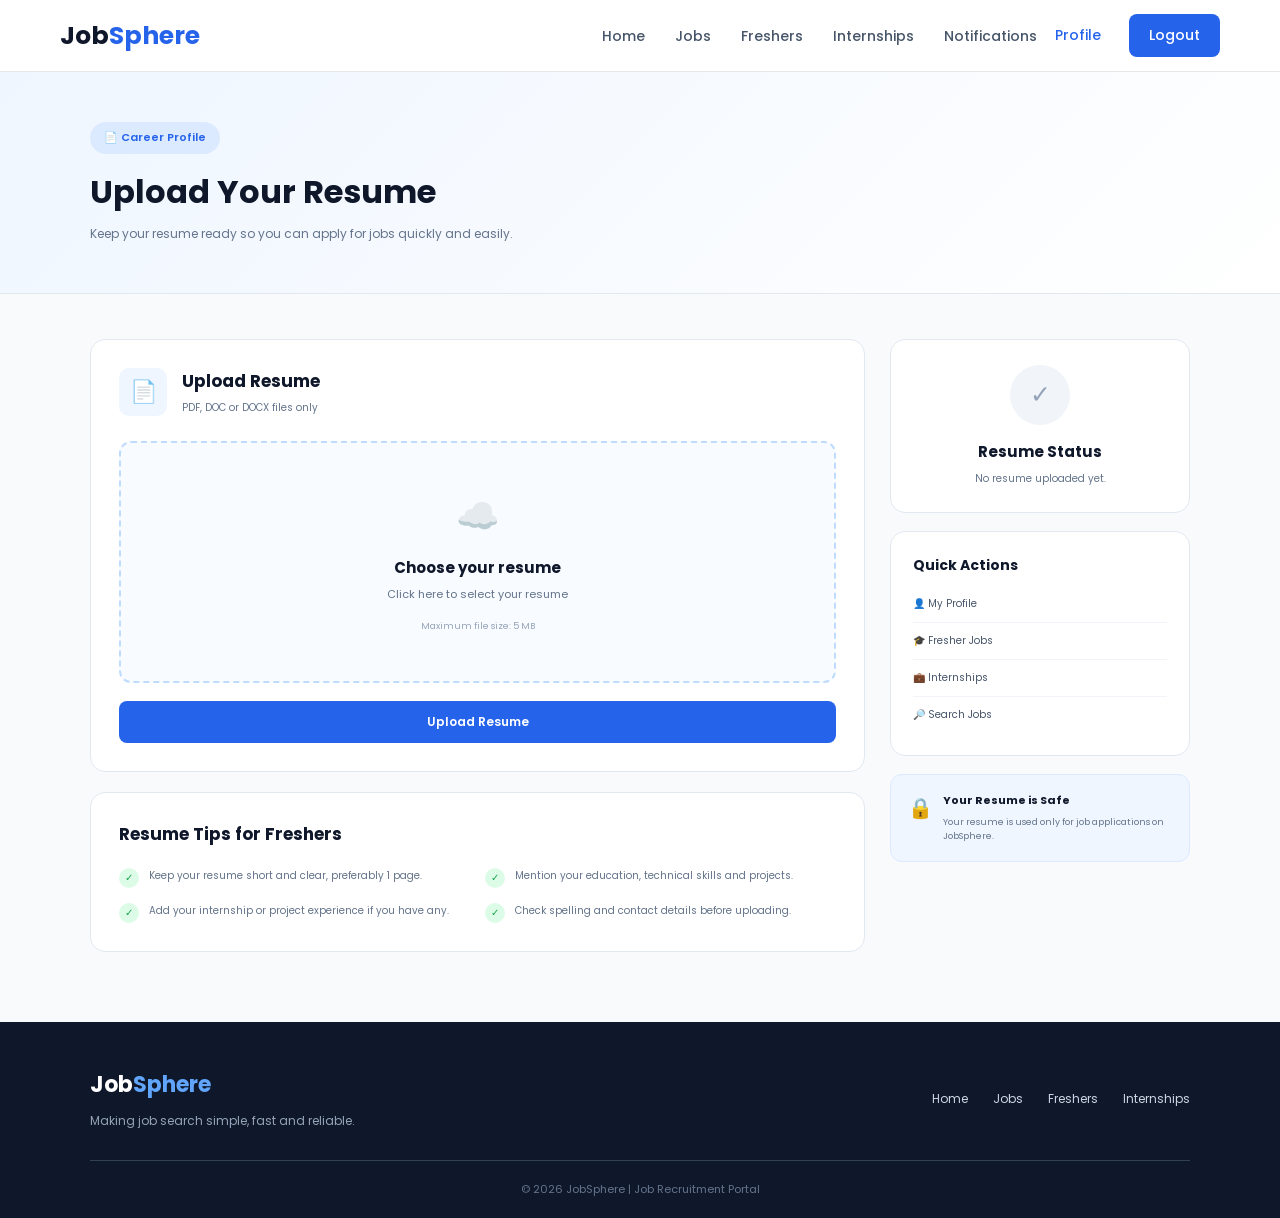
<file: resume.html>
<!DOCTYPE html>
<html lang="en">

<head>

    <meta charset="UTF-8">

    <meta name="viewport" content="width=device-width, initial-scale=1.0">

    <title>Resume - JobSphere</title>

    <link rel="stylesheet" href="style.css">

    <link
        href="https://fonts.googleapis.com/css2?family=Poppins:wght@400;500;600;700&display=swap"
        rel="stylesheet">

</head>


<body>


<!-- =========================
     NAVBAR
     ========================= -->

<nav class="navbar">

    <div class="logo">
        Job<span>Sphere</span>
    </div>


    <ul class="nav-links">

        <li>
            <a href="index.html">Home</a>
        </li>

        <li>
            <a href="jobs.html">Jobs</a>
        </li>

        <li>
            <a href="freshers.html">Freshers</a>
        </li>

        <li>
            <a href="internships.html">Internships</a>
        </li>

        <li>
            <a href="notification.html">Notifications</a>
        </li>

    </ul>


    <div class="nav-buttons">

        <a href="profile.html" class="login-btn">
            Profile
        </a>

        <a href="login.html" class="register-btn">
            Logout
        </a>

    </div>

</nav>



<!-- =========================
     PAGE HEADER
     ========================= -->

<section class="resume-header">

    <div>

        <span class="resume-label">
            📄 Career Profile
        </span>

        <h1>
            Upload Your Resume
        </h1>

        <p>
            Keep your resume ready so you can apply
            for jobs quickly and easily.
        </p>

    </div>

</section>



<!-- =========================
     RESUME SECTION
     ========================= -->

<section class="resume-section">


    <div class="resume-container">


        <!-- LEFT SIDE -->

        <div class="resume-main">


            <!-- UPLOAD CARD -->

            <div class="resume-card">

                <div class="resume-card-heading">

                    <div class="resume-icon">
                        📄
                    </div>

                    <div>

                        <h2>
                            Upload Resume
                        </h2>

                        <p>
                            PDF, DOC or DOCX files only
                        </p>

                    </div>

                </div>



                <!-- DROP AREA -->

                <div
                    class="upload-area"
                    id="uploadArea"
                    onclick="document.getElementById('resumeFile').click()">


                    <div class="upload-icon">
                        ☁️
                    </div>


                    <h3>
                        Choose your resume
                    </h3>


                    <p>
                        Click here to select your resume
                    </p>


                    <span>
                        Maximum file size: 5 MB
                    </span>


                    <input
                        type="file"
                        id="resumeFile"
                        accept=".pdf,.doc,.docx"
                        onchange="showResume()">

                </div>



                <!-- SELECTED FILE -->

                <div
                    class="selected-file"
                    id="selectedFile"
                    style="display:none;">


                    <div class="file-icon">
                        📄
                    </div>


                    <div class="file-info">

                        <strong id="fileName">
                            Resume.pdf
                        </strong>

                        <small id="fileSize">
                            0 KB
                        </small>

                    </div>


                    <button
                        onclick="removeResume()">

                        ×

                    </button>

                </div>



                <!-- UPLOAD BUTTON -->

                <button
                    class="upload-resume-button"
                    onclick="uploadResume()">

                    Upload Resume

                </button>

            </div>



            <!-- RESUME TIPS -->

            <div class="resume-card">

                <h2>
                    Resume Tips for Freshers
                </h2>


                <div class="resume-tips">


                    <div class="resume-tip">

                        <span>
                            ✓
                        </span>

                        <p>
                            Keep your resume short and clear,
                            preferably 1 page.
                        </p>

                    </div>


                    <div class="resume-tip">

                        <span>
                            ✓
                        </span>

                        <p>
                            Mention your education, technical
                            skills and projects.
                        </p>

                    </div>


                    <div class="resume-tip">

                        <span>
                            ✓
                        </span>

                        <p>
                            Add your internship or project
                            experience if you have any.
                        </p>

                    </div>


                    <div class="resume-tip">

                        <span>
                            ✓
                        </span>

                        <p>
                            Check spelling and contact details
                            before uploading.
                        </p>

                    </div>


                </div>

            </div>

        </div>



        <!-- RIGHT SIDEBAR -->

        <aside class="resume-sidebar">


            <!-- RESUME STATUS -->

            <div class="resume-status-card">

                <div class="status-circle">
                    ✓
                </div>


                <h3>
                    Resume Status
                </h3>


                <p id="resumeStatus">

                    No resume uploaded yet.

                </p>

            </div>



            <!-- QUICK LINKS -->

            <div class="resume-links-card">

                <h3>
                    Quick Actions
                </h3>


                <a href="profile.html">
                    👤 My Profile
                </a>


                <a href="freshers.html">
                    🎓 Fresher Jobs
                </a>


                <a href="internships.html">
                    💼 Internships
                </a>


                <a href="jobs.html">
                    🔎 Search Jobs
                </a>

            </div>



            <!-- SECURITY -->

            <div class="resume-security">

                <span>
                    🔒
                </span>


                <div>

                    <h4>
                        Your Resume is Safe
                    </h4>

                    <p>
                        Your resume is used only for
                        job applications on JobSphere.
                    </p>

                </div>

            </div>

        </aside>

    </div>

</section>



<!-- =========================
     FOOTER
     ========================= -->

<footer>

    <div class="footer-content">

        <div>

            <div class="footer-logo">
                Job<span>Sphere</span>
            </div>

            <p>
                Making job search simple, fast and reliable.
            </p>

        </div>


        <div class="footer-links">

            <a href="index.html">
                Home
            </a>

            <a href="jobs.html">
                Jobs
            </a>

            <a href="freshers.html">
                Freshers
            </a>

            <a href="internships.html">
                Internships
            </a>

        </div>

    </div>


    <div class="footer-bottom">

        © 2026 JobSphere | Job Recruitment Portal

    </div>

</footer>



<script src="script.js"></script>

</body>

</html>
</file>
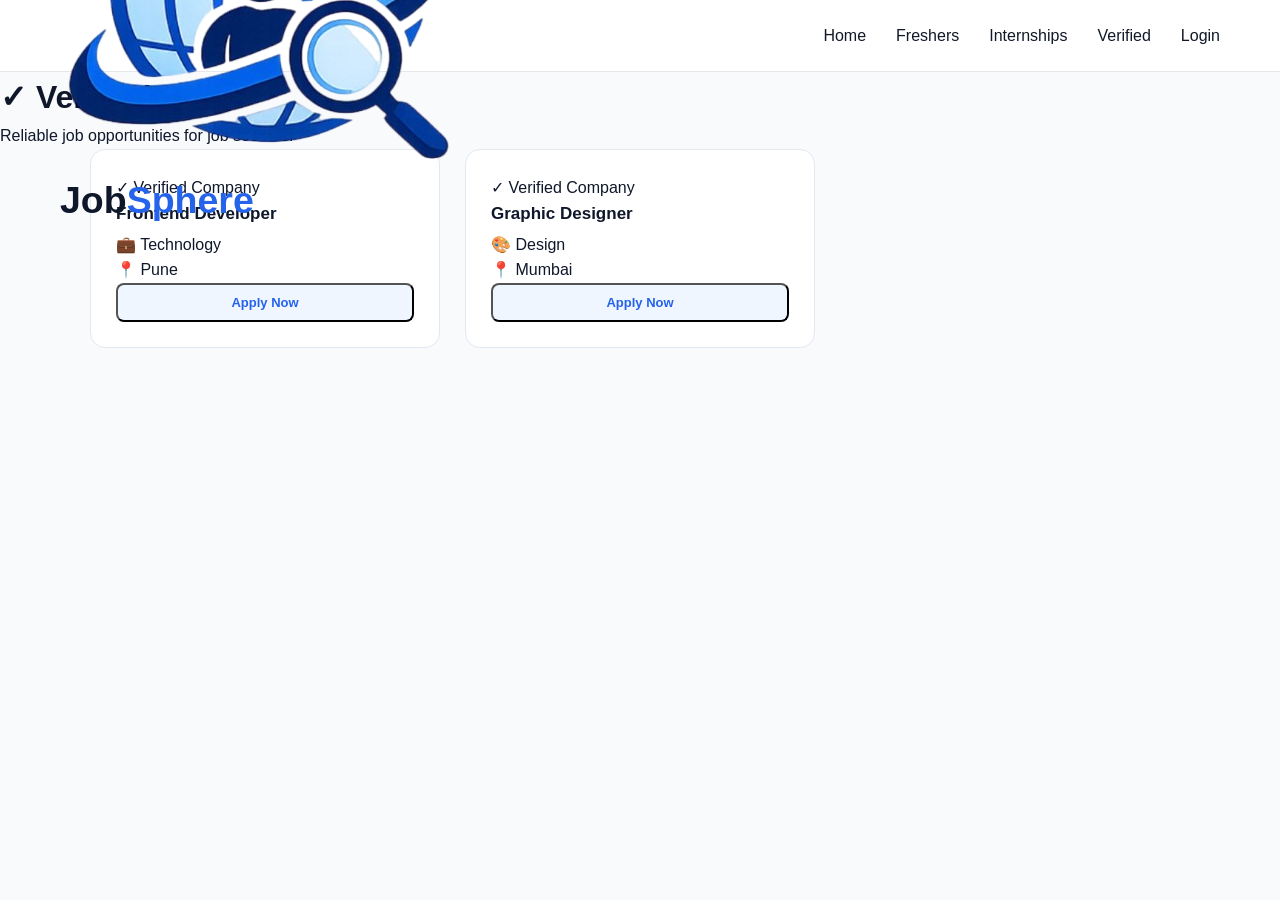
<file: verified.html>
<!DOCTYPE html>
<html lang="en">

<head>

    <meta charset="UTF-8">

    <meta name="viewport"
          content="width=device-width, initial-scale=1.0">

    <title>Verified Jobs - JobSphere</title>

    <link rel="stylesheet" href="style.css">

</head>


<body>


<nav class="navbar">

    <a href="index.html" class="logo">

        <img src="images/logo.png">

        <h2>
            Job<span>Sphere</span>
        </h2>

    </a>


    <div class="nav-links">

        <a href="index.html">Home</a>

        <a href="freshers.html">Freshers</a>

        <a href="internships.html">Internships</a>

        <a href="verified.html">Verified</a>

        <a href="login.html" class="nav-login">
            Login
        </a>

    </div>

</nav>



<div class="page-container">


    <div class="page-heading">

        <h1>
            ✓ Verified Jobs
        </h1>

        <p>
            Reliable job opportunities for job seekers.
        </p>

    </div>



    <div class="job-grid">


        <div class="job-card">

            <span class="verified-badge">
                ✓ Verified Company
            </span>

            <h3>
                Frontend Developer
            </h3>

            <p>
                💼 Technology
            </p>

            <p>
                📍 Pune
            </p>

            <button
                class="apply-btn"
                onclick="applyJob('Frontend Developer')">

                Apply Now

            </button>

        </div>



        <div class="job-card">

            <span class="verified-badge">
                ✓ Verified Company
            </span>

            <h3>
                Graphic Designer
            </h3>

            <p>
                🎨 Design
            </p>

            <p>
                📍 Mumbai
            </p>

            <button
                class="apply-btn"
                onclick="applyJob('Graphic Designer')">

                Apply Now

            </button>

        </div>


    </div>

</div>


<script src="script.js"></script>

</body>

</html>
</file>
<file: style.css>
/* =========================================
   JOBSPHERE - MAIN STYLESHEET
   ========================================= */


/* ---------- GENERAL ---------- */

* {
    margin: 0;
    padding: 0;
    box-sizing: border-box;
}

html {
    scroll-behavior: smooth;
}

body {
    font-family: 'Poppins', sans-serif;
    background: #f8fafc;
    color: #0f172a;
    line-height: 1.6;
}

a {
    text-decoration: none;
    color: inherit;
}

button {
    font-family: inherit;
    cursor: pointer;
}


/* =========================================
   NAVIGATION BAR
   ========================================= */

.navbar {
    width: 100%;
    height: 75px;
    background: #ffffff;

    display: flex;
    align-items: center;
    justify-content: space-between;

    padding: 0 7%;

    border-bottom: 1px solid #e5e7eb;

    position: sticky;
    top: 0;
    z-index: 1000;
}


/* Logo */

.logo {
    font-size: 25px;
    font-weight: 700;
    color: #0f172a;
}

.logo span {
    color: #2563eb;
}


/* Navigation Links */

.nav-links {
    display: flex;
    list-style: none;
    gap: 30px;
}

.nav-links li a {
    font-size: 14px;
    font-weight: 500;
    color: #475569;

    transition: 0.3s;
}

.nav-links li a:hover,
.nav-links li a.active {
    color: #2563eb;
}


/* Login/Register Buttons */

.nav-buttons {
    display: flex;
    align-items: center;
    gap: 10px;
}

.login-btn {
    color: #2563eb;
    font-size: 14px;
    font-weight: 500;

    padding: 9px 18px;
}

.register-btn {
    background: #2563eb;
    color: white;

    padding: 10px 20px;

    border-radius: 8px;

    font-size: 14px;
    font-weight: 500;

    transition: 0.3s;
}

.register-btn:hover {
    background: #1d4ed8;
    transform: translateY(-2px);
}


/* =========================================
   HERO SECTION
   ========================================= */

.hero {
    min-height: 570px;

    padding: 80px 7%;

    display: flex;
    align-items: center;
    justify-content: space-between;

    gap: 50px;

    background:
        linear-gradient(
            135deg,
            #eff6ff 0%,
            #ffffff 60%,
            #f8fafc 100%
        );
}


/* Hero Content */

.hero-content {
    max-width: 700px;
}

.small-title {
    display: inline-block;

    background: #dbeafe;
    color: #2563eb;

    padding: 7px 15px;

    border-radius: 20px;

    font-size: 13px;
    font-weight: 500;

    margin-bottom: 20px;
}

.hero h1 {
    font-size: 52px;
    line-height: 1.2;

    font-weight: 700;

    margin-bottom: 20px;
}

.hero h1 span {
    color: #2563eb;
}

.hero-content > p {
    color: #64748b;

    font-size: 16px;

    max-width: 600px;

    margin-bottom: 30px;
}


/* =========================================
   HOME SEARCH BOX
   ========================================= */

.home-search {
    width: 100%;

    background: white;

    padding: 8px;

    border-radius: 12px;

    display: flex;
    align-items: center;

    box-shadow: 0 10px 30px rgba(15, 23, 42, 0.10);

    border: 1px solid #e2e8f0;
}

.home-search input {
    flex: 1;

    border: none;
    outline: none;

    padding: 14px;

    font-size: 14px;

    font-family: inherit;
}

.home-search select {
    width: 140px;

    border: none;
    outline: none;

    padding: 14px 8px;

    font-family: inherit;

    color: #475569;

    background: white;

    border-left: 1px solid #e2e8f0;
}

.home-search button {
    border: none;

    background: #2563eb;
    color: white;

    padding: 14px 22px;

    border-radius: 8px;

    font-weight: 500;

    transition: 0.3s;
}

.home-search button:hover {
    background: #1d4ed8;
}


/* Popular Search */

.popular-search {
    margin-top: 15px;

    font-size: 12px;

    color: #64748b;
}

.popular-search span {
    color: #0f172a;
    font-weight: 600;
}


/* =========================================
   HERO RIGHT CARD
   ========================================= */

.hero-card {
    width: 330px;

    background: white;

    padding: 35px;

    border-radius: 18px;

    text-align: center;

    box-shadow: 0 20px 50px rgba(15, 23, 42, 0.12);

    border: 1px solid #e2e8f0;
}

.hero-icon {
    width: 70px;
    height: 70px;

    margin: 0 auto 20px;

    background: #dbeafe;

    border-radius: 18px;

    display: flex;
    align-items: center;
    justify-content: center;

    font-size: 32px;
}

.hero-card h2 {
    font-size: 21px;

    margin-bottom: 10px;
}

.hero-card > p {
    color: #64748b;

    font-size: 13px;

    margin-bottom: 25px;
}


/* Hero Statistics */

.hero-stat {
    display: flex;

    justify-content: space-between;

    border-top: 1px solid #e2e8f0;

    padding-top: 20px;
}

.hero-stat div {
    flex: 1;
}

.hero-stat h3 {
    color: #2563eb;

    font-size: 20px;
}

.hero-stat p {
    color: #64748b;

    font-size: 11px;
}


/* =========================================
   COMMON SECTION
   ========================================= */

.section {
    padding: 80px 7%;
}

.section-heading {
    text-align: center;

    margin-bottom: 45px;
}

.section-heading h2 {
    font-size: 30px;

    margin-bottom: 8px;
}

.section-heading p {
    color: #64748b;

    font-size: 14px;
}


/* =========================================
   CATEGORY SECTION
   ========================================= */

.category-container {
    display: grid;

    grid-template-columns: repeat(3, 1fr);

    gap: 25px;

    max-width: 1100px;

    margin: auto;
}

.category-card {
    background: white;

    padding: 30px;

    border-radius: 15px;

    border: 1px solid #e2e8f0;

    transition: 0.3s;
}

.category-card:hover {
    transform: translateY(-7px);

    box-shadow: 0 15px 35px rgba(15, 23, 42, 0.10);

    border-color: #bfdbfe;
}

.category-icon {
    width: 55px;
    height: 55px;

    background: #eff6ff;

    border-radius: 12px;

    display: flex;
    align-items: center;
    justify-content: center;

    font-size: 25px;

    margin-bottom: 20px;
}

.category-card h3 {
    font-size: 18px;

    margin-bottom: 8px;
}

.category-card p {
    color: #64748b;

    font-size: 13px;

    margin-bottom: 18px;
}

.category-card a {
    color: #2563eb;

    font-size: 13px;

    font-weight: 600;
}


/* =========================================
   FEATURED JOBS
   ========================================= */

.featured-section {
    background: #f1f5f9;
}

.job-grid {
    max-width: 1100px;

    margin: auto;

    display: grid;

    grid-template-columns: repeat(3, 1fr);

    gap: 25px;
}


/* Job Card */

.job-card {
    background: white;

    padding: 25px;

    border-radius: 15px;

    border: 1px solid #e2e8f0;

    transition: 0.3s;
}

.job-card:hover {
    transform: translateY(-5px);

    box-shadow: 0 15px 35px rgba(15, 23, 42, 0.10);
}


/* Job Card Top */

.job-top {
    display: flex;

    align-items: center;

    justify-content: space-between;

    margin-bottom: 20px;
}

.company-logo {
    width: 45px;
    height: 45px;

    background: #eff6ff;

    color: #2563eb;

    border-radius: 10px;

    display: flex;
    align-items: center;
    justify-content: center;

    font-size: 14px;

    font-weight: 700;
}


/* Verified Badge */

.verified {
    background: #dcfce7;

    color: #15803d;

    padding: 5px 10px;

    border-radius: 20px;

    font-size: 10px;

    font-weight: 600;
}

.job-card h3 {
    font-size: 17px;

    margin-bottom: 4px;
}

.company {
    color: #64748b;

    font-size: 13px;

    margin-bottom: 18px;
}


/* Job Information */

.job-info {
    display: flex;

    flex-direction: column;

    gap: 7px;

    margin-bottom: 20px;
}

.job-info span {
    color: #64748b;

    font-size: 12px;
}


/* Apply/View Button */

.apply-btn {
    display: block;

    text-align: center;

    width: 100%;

    background: #eff6ff;

    color: #2563eb;

    padding: 10px;

    border-radius: 8px;

    font-size: 13px;

    font-weight: 600;

    transition: 0.3s;
}

.apply-btn:hover {
    background: #2563eb;

    color: white;
}


/* Center Button */

.center-button {
    text-align: center;

    margin-top: 35px;
}

.main-button {
    display: inline-block;

    background: #2563eb;

    color: white;

    padding: 12px 25px;

    border-radius: 8px;

    font-size: 13px;

    font-weight: 500;

    transition: 0.3s;
}

.main-button:hover {
    background: #1d4ed8;

    transform: translateY(-2px);
}


/* =========================================
   FEATURES SECTION
   ========================================= */

.features-container {
    max-width: 1100px;

    margin: auto;

    display: grid;

    grid-template-columns: repeat(4, 1fr);

    gap: 20px;
}

.feature-box {
    background: white;

    padding: 25px;

    border-radius: 14px;

    text-align: center;

    border: 1px solid #e2e8f0;
}

.feature-icon {
    width: 45px;
    height: 45px;

    background: #eff6ff;

    color: #2563eb;

    border-radius: 50%;

    display: flex;
    align-items: center;
    justify-content: center;

    margin: 0 auto 15px;

    font-weight: 700;
}

.feature-box h3 {
    font-size: 15px;

    margin-bottom: 8px;
}

.feature-box p {
    color: #64748b;

    font-size: 12px;
}


/* =========================================
   RECRUITER BANNER
   ========================================= */

.recruiter-banner {
    margin: 0 7% 70px;

    padding: 40px 50px;

    background: #0f172a;

    color: white;

    border-radius: 18px;

    display: flex;

    align-items: center;

    justify-content: space-between;
}

.recruiter-banner h2 {
    font-size: 24px;

    margin-bottom: 5px;
}

.recruiter-banner p {
    color: #cbd5e1;

    font-size: 13px;
}

.recruiter-banner a {
    background: white;

    color: #0f172a;

    padding: 12px 20px;

    border-radius: 8px;

    font-size: 13px;

    font-weight: 600;

    transition: 0.3s;
}

.recruiter-banner a:hover {
    background: #2563eb;

    color: white;
}


/* =========================================
   FOOTER
   ========================================= */

footer {
    background: #0f172a;

    color: white;

    padding: 45px 7% 20px;
}

.footer-content {
    display: flex;

    justify-content: space-between;

    padding-bottom: 30px;

    border-bottom: 1px solid #334155;
}

.footer-logo {
    font-size: 22px;

    font-weight: 700;

    margin-bottom: 8px;
}

.footer-logo span {
    color: #60a5fa;
}

.footer-content p {
    color: #94a3b8;

    font-size: 12px;
}

.footer-links {
    display: flex;

    gap: 25px;

    align-items: center;
}

.footer-links a {
    color: #cbd5e1;

    font-size: 12px;

    transition: 0.3s;
}

.footer-links a:hover {
    color: white;
}

.footer-bottom {
    text-align: center;

    color: #64748b;

    font-size: 11px;

    padding-top: 20px;
}


/* =========================================
   RESPONSIVE DESIGN
   ========================================= */

@media (max-width: 1000px) {

    .nav-links {
        gap: 15px;
    }

    .hero h1 {
        font-size: 42px;
    }

    .hero {
        padding: 60px 5%;
    }

    .section {
        padding: 60px 5%;
    }

    .category-container,
    .job-grid {
        grid-template-columns: repeat(2, 1fr);
    }

    .features-container {
        grid-template-columns: repeat(2, 1fr);
    }

}


@media (max-width: 750px) {

    .navbar {
        height: auto;

        padding: 15px 5%;

        flex-wrap: wrap;

        gap: 15px;
    }

    .nav-links {
        order: 3;

        width: 100%;

        justify-content: center;

        flex-wrap: wrap;
    }

    .hero {
        flex-direction: column;

        text-align: center;

        padding: 60px 5%;
    }

    .hero-content {
        width: 100%;
    }

    .hero h1 {
        font-size: 38px;
    }

    .home-search {
        flex-direction: column;

        padding: 10px;
    }

    .home-search input,
    .home-search select,
    .home-search button {
        width: 100%;

        border: none;

        margin: 3px 0;
    }

    .hero-card {
        width: 100%;

        max-width: 400px;
    }

    .category-container,
    .job-grid {
        grid-template-columns: 1fr;
    }

    .features-container {
        grid-template-columns: 1fr;
    }

    .recruiter-banner {
        margin: 0 5% 50px;

        flex-direction: column;

        text-align: center;

        gap: 20px;
    }

    .footer-content {
        flex-direction: column;

        gap: 25px;

        text-align: center;
    }

    .footer-links {
        justify-content: center;

        flex-wrap: wrap;
    }

}


@media (max-width: 450px) {

    .nav-buttons {
        width: 100%;

        justify-content: center;
    }

    .hero h1 {
        font-size: 32px;
    }

    .section-heading h2 {
        font-size: 25px;
    }

}
/* =========================================
   LOGIN / REGISTER PAGE
   ========================================= */

.auth-body {
    min-height: 100vh;

    background:
        linear-gradient(
            135deg,
            #eff6ff,
            #f8fafc
        );

    display: flex;

    align-items: center;
    justify-content: center;

    padding: 40px;
}


/* Back Home */

.back-home {
    position: fixed;

    top: 25px;
    left: 40px;

    color: #475569;

    font-size: 13px;

    font-weight: 500;

    transition: 0.3s;
}

.back-home:hover {
    color: #2563eb;
}


/* Main Container */

.auth-container {
    width: 900px;

    min-height: 550px;

    background: white;

    border-radius: 20px;

    overflow: hidden;

    display: grid;

    grid-template-columns: 1fr 1fr;

    box-shadow:
        0 20px 60px
        rgba(15, 23, 42, 0.12);
}


/* Left Section */

.auth-left {
    background: #0f172a;

    color: white;

    padding: 60px 50px;

    display: flex;

    flex-direction: column;

    justify-content: center;
}


.auth-logo {
    font-size: 25px;

    font-weight: 700;

    margin-bottom: 60px;
}

.auth-logo span {
    color: #60a5fa;
}


.auth-left h1 {
    font-size: 34px;

    line-height: 1.25;

    margin-bottom: 20px;
}


.auth-left > p {
    color: #cbd5e1;

    font-size: 13px;

    line-height: 1.8;

    margin-bottom: 30px;
}


/* Points */

.auth-points {
    display: flex;

    flex-direction: column;

    gap: 15px;
}

.auth-points div {
    color: #e2e8f0;

    font-size: 13px;
}


/* Right Section */

.auth-card {
    padding: 50px;

    display: flex;

    flex-direction: column;

    justify-content: center;
}


/* Tabs */

.auth-tabs {
    display: flex;

    gap: 30px;

    border-bottom: 1px solid #e2e8f0;

    margin-bottom: 30px;
}

.auth-tab {
    background: none;

    border: none;

    padding: 0 0 12px;

    font-size: 15px;

    font-weight: 600;

    color: #94a3b8;

    position: relative;
}

.auth-tab.active {
    color: #2563eb;
}

.auth-tab.active::after {
    content: "";

    position: absolute;

    left: 0;

    bottom: -1px;

    width: 100%;

    height: 2px;

    background: #2563eb;
}


/* Form Heading */

.auth-card h2 {
    font-size: 25px;

    margin-bottom: 5px;
}

.form-subtitle {
    color: #64748b;

    font-size: 12px;

    margin-bottom: 25px;
}


/* Labels */

.auth-card label {
    display: block;

    font-size: 12px;

    font-weight: 500;

    color: #334155;

    margin-bottom: 7px;

    margin-top: 15px;
}


/* Inputs */

.auth-card input {
    width: 100%;

    padding: 12px 14px;

    border: 1px solid #cbd5e1;

    border-radius: 8px;

    outline: none;

    font-family: inherit;

    font-size: 13px;

    transition: 0.3s;
}

.auth-card input:focus {
    border-color: #2563eb;

    box-shadow:
        0 0 0 3px
        rgba(37, 99, 235, 0.10);
}


/* Auth Button */

.auth-button {
    width: 100%;

    border: none;

    background: #2563eb;

    color: white;

    padding: 13px;

    border-radius: 8px;

    margin-top: 25px;

    font-size: 13px;

    font-weight: 600;

    transition: 0.3s;
}

.auth-button:hover {
    background: #1d4ed8;

    transform: translateY(-2px);
}


/* Switch Text */

.switch-text {
    text-align: center;

    color: #64748b;

    font-size: 12px;

    margin-top: 20px;
}

.switch-text span {
    color: #2563eb;

    font-weight: 600;

    cursor: pointer;
}


/* =========================================
   AUTH RESPONSIVE
   ========================================= */

@media (max-width: 800px) {

    .auth-container {
        width: 100%;

        max-width: 500px;

        grid-template-columns: 1fr;
    }

    .auth-left {
        display: none;
    }

    .auth-card {
        padding: 40px;
    }

    .back-home {
        left: 20px;
    }
}


@media (max-width: 450px) {

    .auth-body {
        padding: 20px;
    }

    .auth-card {
        padding: 30px 25px;
    }

}
/* =========================================
   JOBS PAGE
   ========================================= */

.jobs-header {
    padding: 65px 7% 45px;

    text-align: center;

    background:
        linear-gradient(
            135deg,
            #eff6ff,
            #ffffff
        );
}

.jobs-header h1 {
    font-size: 38px;

    margin-bottom: 10px;
}

.jobs-header p {
    max-width: 650px;

    margin: auto;

    color: #64748b;

    font-size: 14px;
}


/* FILTER AREA */

.job-filter-section {
    padding: 30px 7%;
}

.filter-box {
    max-width: 1100px;

    margin: auto;

    background: white;

    padding: 18px;

    border-radius: 14px;

    border: 1px solid #e2e8f0;

    box-shadow: 0 8px 25px rgba(15, 23, 42, 0.06);

    display: grid;

    grid-template-columns: 2fr 1fr 1fr auto;

    gap: 12px;
}


.filter-box input,
.filter-box select {
    width: 100%;

    padding: 12px;

    border: 1px solid #cbd5e1;

    border-radius: 8px;

    outline: none;

    font-family: inherit;

    background: white;

    font-size: 13px;
}


.filter-box input:focus,
.filter-box select:focus {
    border-color: #2563eb;

    box-shadow:
        0 0 0 3px
        rgba(37, 99, 235, 0.08);
}


.filter-box button {
    border: none;

    background: #0f172a;

    color: white;

    padding: 12px 20px;

    border-radius: 8px;

    font-weight: 500;
}


.filter-box button:hover {
    background: #1e293b;
}


/* JOBS MAIN SECTION */

.jobs-page-section {
    padding: 30px 7% 80px;

    max-width: 1250px;

    margin: auto;
}


.jobs-title-row {
    display: flex;

    align-items: center;

    justify-content: space-between;

    margin-bottom: 25px;
}


.jobs-title-row h2 {
    font-size: 25px;

    margin-bottom: 3px;
}


.jobs-title-row p {
    color: #64748b;

    font-size: 12px;
}


.verified-note {
    background: #dcfce7;

    color: #15803d;

    padding: 8px 14px;

    border-radius: 20px;

    font-size: 11px;

    font-weight: 600;
}


/* JOB LIST */

.jobs-list {
    display: grid;

    grid-template-columns: repeat(2, 1fr);

    gap: 22px;
}


.job-list-card {
    width: 100%;

    padding: 28px;
}


.job-description {
    color: #64748b;

    font-size: 12px;

    line-height: 1.7;

    margin-bottom: 20px;

    border-top: 1px solid #f1f5f9;

    padding-top: 15px;
}


/* APPLY BUTTON */

.job-apply-button {
    width: 100%;

    padding: 11px;

    border: none;

    background: #2563eb;

    color: white;

    border-radius: 8px;

    font-family: inherit;

    font-weight: 600;

    font-size: 12px;

    transition: 0.3s;
}


.job-apply-button:hover {
    background: #1d4ed8;

    transform: translateY(-2px);
}


/* BOTTOM BANNER */

.page-bottom-banner {
    margin: 0 7% 70px;

    background: #eff6ff;

    border: 1px solid #bfdbfe;

    border-radius: 17px;

    padding: 35px 45px;

    display: flex;

    align-items: center;

    justify-content: space-between;
}


.page-bottom-banner h2 {
    font-size: 22px;

    margin-bottom: 5px;
}


.page-bottom-banner p {
    color: #64748b;

    font-size: 12px;
}


.page-bottom-banner a {
    background: #2563eb;

    color: white;

    padding: 11px 20px;

    border-radius: 8px;

    font-size: 12px;

    font-weight: 600;
}


/* RESPONSIVE */

@media (max-width: 850px) {

    .filter-box {
        grid-template-columns: 1fr 1fr;
    }

    .jobs-list {
        grid-template-columns: 1fr;
    }

}


@media (max-width: 600px) {

    .filter-box {
        grid-template-columns: 1fr;
    }

    .jobs-title-row {
        flex-direction: column;

        align-items: flex-start;

        gap: 12px;
    }

    .page-bottom-banner {
        flex-direction: column;

        text-align: center;

        gap: 20px;

        padding: 30px;
    }

}
/* =========================================
   FRESHER PAGE
   ========================================= */


/* FRESHER HERO */

.fresher-hero {

    padding: 75px 7%;

    min-height: 470px;

    display: flex;

    align-items: center;

    justify-content: space-between;

    gap: 50px;

    background:
        linear-gradient(
            135deg,
            #eff6ff,
            #ffffff
        );

}


.fresher-hero-content {

    max-width: 650px;

}


.fresher-label {

    display: inline-block;

    background: #dbeafe;

    color: #2563eb;

    padding: 7px 15px;

    border-radius: 20px;

    font-size: 12px;

    font-weight: 600;

    margin-bottom: 18px;

}


.fresher-hero h1 {

    font-size: 46px;

    line-height: 1.2;

    margin-bottom: 18px;

}


.fresher-hero p {

    color: #64748b;

    font-size: 14px;

    max-width: 570px;

    margin-bottom: 25px;

}


.fresher-buttons {

    display: flex;

    gap: 12px;

}


.outline-button {

    border: 1px solid #2563eb;

    color: #2563eb;

    padding: 11px 20px;

    border-radius: 8px;

    font-size: 12px;

    font-weight: 600;

}


.outline-button:hover {

    background: #eff6ff;

}


/* FRESHER HERO CARD */

.fresher-hero-card {

    width: 330px;

    background: white;

    padding: 35px;

    border-radius: 18px;

    text-align: center;

    border: 1px solid #e2e8f0;

    box-shadow:
        0 20px 50px
        rgba(15, 23, 42, 0.10);

}


.fresher-big-icon {

    width: 70px;

    height: 70px;

    background: #eff6ff;

    border-radius: 18px;

    display: flex;

    align-items: center;

    justify-content: center;

    font-size: 32px;

    margin: auto auto 20px;

}


.fresher-hero-card h3 {

    font-size: 20px;

    margin-bottom: 7px;

}


.fresher-hero-card p {

    font-size: 12px;

    color: #64748b;

    margin-bottom: 25px;

}


.fresher-mini-stats {

    display: flex;

    justify-content: space-between;

    border-top: 1px solid #e2e8f0;

    padding-top: 20px;

}


.fresher-mini-stats div {

    display: flex;

    flex-direction: column;

}


.fresher-mini-stats strong {

    color: #2563eb;

    font-size: 18px;

}


.fresher-mini-stats small {

    color: #64748b;

    font-size: 10px;

}


/* =========================================
   FRESHER FILTER
   ========================================= */

.fresher-filter-section {

    padding: 30px 7%;

}


.fresher-filter-box {

    max-width: 1150px;

    margin: auto;

    background: white;

    border: 1px solid #e2e8f0;

    border-radius: 15px;

    padding: 22px;

    box-shadow:
        0 8px 25px
        rgba(15, 23, 42, 0.06);

}


.filter-heading {

    margin-bottom: 18px;

}


.filter-heading h3 {

    font-size: 17px;

    margin-bottom: 3px;

}


.filter-heading p {

    color: #64748b;

    font-size: 11px;

}


.fresher-filters {

    display: grid;

    grid-template-columns: 2fr 1fr 1fr 1fr auto;

    gap: 10px;

}


.fresher-filters input,
.fresher-filters select {

    width: 100%;

    padding: 11px;

    border: 1px solid #cbd5e1;

    border-radius: 8px;

    outline: none;

    font-family: inherit;

    font-size: 12px;

    background: white;

}


.fresher-filters input:focus,
.fresher-filters select:focus {

    border-color: #2563eb;

    box-shadow:
        0 0 0 3px
        rgba(37, 99, 235, 0.08);

}


.fresher-filters button {

    border: none;

    background: #0f172a;

    color: white;

    padding: 11px 18px;

    border-radius: 8px;

    font-size: 12px;

}


/* =========================================
   FRESHER JOBS
   ========================================= */

.fresher-jobs-section {

    padding: 35px 7% 75px;

    max-width: 1250px;

    margin: auto;

}


.fresher-title-row {

    display: flex;

    justify-content: space-between;

    align-items: center;

    margin-bottom: 25px;

}


.fresher-title-row h2 {

    font-size: 25px;

    margin-bottom: 3px;

}


.fresher-title-row p {

    color: #64748b;

    font-size: 12px;

}


.fresher-count {

    background: #eff6ff;

    color: #2563eb;

    padding: 8px 14px;

    border-radius: 20px;

    font-size: 11px;

    font-weight: 600;

}


/* JOB GRID */

.fresher-job-grid {

    display: grid;

    grid-template-columns: repeat(3, 1fr);

    gap: 20px;

}


/* JOB CARD */

.fresher-job-card {

    background: white;

    padding: 25px;

    border: 1px solid #e2e8f0;

    border-radius: 15px;

    transition: 0.3s;

}


.fresher-job-card:hover {

    transform: translateY(-5px);

    border-color: #bfdbfe;

    box-shadow:
        0 15px 35px
        rgba(15, 23, 42, 0.09);

}


.fresher-card-top {

    display: flex;

    justify-content: space-between;

    align-items: center;

    margin-bottom: 18px;

}


.fresher-job-card h3 {

    font-size: 16px;

    margin-bottom: 4px;

}


.fresher-tags {

    display: flex;

    flex-wrap: wrap;

    gap: 6px;

    margin: 15px 0;

}


.fresher-tags span {

    background: #f1f5f9;

    color: #475569;

    padding: 5px 8px;

    border-radius: 5px;

    font-size: 9px;

}


.fresher-description {

    color: #64748b;

    font-size: 11px;

    line-height: 1.7;

    margin-bottom: 15px;

}


.salary {

    color: #0f172a;

    font-size: 13px;

    font-weight: 600;

    margin-bottom: 15px;

}


/* =========================================
   FRESHER TIPS
   ========================================= */

.fresher-tips {

    background: #f1f5f9;

    padding: 75px 7%;

}


.tips-container {

    max-width: 1000px;

    margin: auto;

    display: grid;

    grid-template-columns: repeat(3, 1fr);

    gap: 20px;

}


.tip-card {

    background: white;

    padding: 25px;

    border-radius: 14px;

    border: 1px solid #e2e8f0;

}


.tip-number {

    color: #2563eb;

    font-size: 12px;

    font-weight: 700;

    margin-bottom: 15px;

}


.tip-card h3 {

    font-size: 16px;

    margin-bottom: 7px;

}


.tip-card p {

    color: #64748b;

    font-size: 11px;

    line-height: 1.7;

}


/* =========================================
   FRESHER RESPONSIVE
   ========================================= */

@media (max-width: 1000px) {

    .fresher-job-grid {

        grid-template-columns: repeat(2, 1fr);

    }

    .fresher-filters {

        grid-template-columns: 1fr 1fr;

    }

}


@media (max-width: 750px) {

    .fresher-hero {

        flex-direction: column;

        text-align: center;

        padding: 60px 5%;

    }


    .fresher-hero-content {

        width: 100%;

    }


    .fresher-hero h1 {

        font-size: 36px;

    }


    .fresher-buttons {

        justify-content: center;

    }


    .fresher-hero-card {

        width: 100%;

        max-width: 400px;

    }


    .fresher-job-grid {

        grid-template-columns: 1fr;

    }


    .tips-container {

        grid-template-columns: 1fr;

    }


    .fresher-title-row {

        flex-direction: column;

        align-items: flex-start;

        gap: 12px;

    }

}


@media (max-width: 500px) {

    .fresher-filters {

        grid-template-columns: 1fr;

    }

}
/* =========================================
   INTERNSHIP PAGE
   ========================================= */


/* =========================================
   INTERNSHIP PAGE
   ========================================= */


/* HERO */

.internship-hero {

    padding: 75px 7%;

    min-height: 470px;

    display: flex;

    align-items: center;

    justify-content: space-between;

    gap: 50px;

    background:
        linear-gradient(
            135deg,
            #f0fdf4,
            #ffffff
        );

}


.internship-hero-content {

    max-width: 650px;

}


.internship-label {

    display: inline-block;

    background: #dcfce7;

    color: #15803d;

    padding: 7px 15px;

    border-radius: 20px;

    font-size: 12px;

    font-weight: 600;

    margin-bottom: 18px;

}


.internship-hero h1 {

    font-size: 46px;

    line-height: 1.2;

    margin-bottom: 18px;

}


.internship-hero p {

    color: #64748b;

    font-size: 14px;

    max-width: 570px;

    line-height: 1.8;

    margin-bottom: 25px;

}


.internship-buttons {

    display: flex;

    gap: 12px;

}


/* HERO CARD */

.internship-hero-card {

    width: 330px;

    background: white;

    padding: 35px;

    border-radius: 18px;

    text-align: center;

    border: 1px solid #e2e8f0;

    box-shadow:
        0 20px 50px
        rgba(15, 23, 42, 0.10);

}


.internship-big-icon {

    width: 70px;

    height: 70px;

    background: #ecfdf5;

    border-radius: 18px;

    display: flex;

    align-items: center;

    justify-content: center;

    font-size: 32px;

    margin: auto auto 20px;

}


.internship-hero-card h3 {

    font-size: 19px;

    margin-bottom: 7px;

}


.internship-hero-card p {

    font-size: 12px;

    color: #64748b;

    margin-bottom: 25px;

}


.internship-stats {

    display: flex;

    justify-content: space-between;

    border-top: 1px solid #e2e8f0;

    padding-top: 20px;

}


.internship-stats div {

    display: flex;

    flex-direction: column;

}


.internship-stats strong {

    color: #15803d;

    font-size: 18px;

}


.internship-stats small {

    color: #64748b;

    font-size: 10px;

}


/* =========================================
   FILTERS
   ========================================= */

.internship-filter-section {

    padding: 30px 7%;

}


.internship-filter-box {

    max-width: 1150px;

    margin: auto;

    background: white;

    border: 1px solid #e2e8f0;

    border-radius: 15px;

    padding: 22px;

    box-shadow:
        0 8px 25px
        rgba(15, 23, 42, 0.06);

}


.internship-filters {

    display: grid;

    grid-template-columns: 2fr 1fr 1fr 1fr 1fr auto;

    gap: 10px;

}


.internship-filters input,
.internship-filters select {

    width: 100%;

    padding: 11px;

    border: 1px solid #cbd5e1;

    border-radius: 8px;

    outline: none;

    font-family: inherit;

    font-size: 12px;

    background: white;

}


.internship-filters input:focus,
.internship-filters select:focus {

    border-color: #16a34a;

    box-shadow:
        0 0 0 3px
        rgba(22, 163, 74, 0.08);

}


.internship-filters button {

    border: none;

    background: #0f172a;

    color: white;

    padding: 11px 18px;

    border-radius: 8px;

    font-size: 12px;

}


/* =========================================
   INTERNSHIP JOBS
   ========================================= */

.internship-jobs-section {

    padding: 35px 7% 75px;

    max-width: 1250px;

    margin: auto;

}


.internship-title-row {

    display: flex;

    align-items: center;

    justify-content: space-between;

    margin-bottom: 25px;

}


.internship-title-row h2 {

    font-size: 25px;

    margin-bottom: 3px;

}


.internship-title-row p {

    color: #64748b;

    font-size: 12px;

}


.internship-count {

    background: #dcfce7;

    color: #15803d;

    padding: 8px 14px;

    border-radius: 20px;

    font-size: 11px;

    font-weight: 600;

}


/* GRID */

.internship-grid {

    display: grid;

    grid-template-columns: repeat(3, 1fr);

    gap: 20px;

}


/* CARD */

.internship-card {

    background: white;

    padding: 25px;

    border: 1px solid #e2e8f0;

    border-radius: 15px;

    transition: 0.3s;

}


.internship-card:hover {

    transform: translateY(-5px);

    border-color: #bbf7d0;

    box-shadow:
        0 15px 35px
        rgba(15, 23, 42, 0.09);

}


.internship-card-top {

    display: flex;

    align-items: center;

    justify-content: space-between;

    margin-bottom: 18px;

}


.internship-card h3 {

    font-size: 16px;

    margin-bottom: 4px;

}


.internship-tags {

    display: flex;

    flex-wrap: wrap;

    gap: 6px;

    margin: 15px 0;

}


.internship-tags span {

    background: #f1f5f9;

    color: #475569;

    padding: 5px 8px;

    border-radius: 5px;

    font-size: 9px;

}


.internship-description {

    color: #64748b;

    font-size: 11px;

    line-height: 1.7;

    margin-bottom: 15px;

}


.stipend {

    color: #15803d;

    font-size: 13px;

    font-weight: 600;

    margin-bottom: 15px;

}


/* =========================================
   INTERNSHIP TIPS
   ========================================= */

.internship-tips {

    background: #f0fdf4;

    padding: 75px 7%;

}


/* =========================================
   RESPONSIVE
   ========================================= */

@media (max-width: 1100px) {

    .internship-filters {

        grid-template-columns: 1fr 1fr 1fr;

    }

}


@media (max-width: 1000px) {

    .internship-grid {

        grid-template-columns: repeat(2, 1fr);

    }

}


@media (max-width: 750px) {

    .internship-hero {

        flex-direction: column;

        text-align: center;

        padding: 60px 5%;

    }


    .internship-hero-content {

        width: 100%;

    }


    .internship-hero h1 {

        font-size: 36px;

    }


    .internship-buttons {

        justify-content: center;

    }


    .internship-hero-card {

        width: 100%;

        max-width: 400px;

    }


    .internship-grid {

        grid-template-columns: 1fr;

    }


    .internship-title-row {

        flex-direction: column;

        align-items: flex-start;

        gap: 12px;

    }

}


@media (max-width: 500px) {

    .internship-filters {

        grid-template-columns: 1fr;

    }

}
/* =========================================
   PROFILE PAGE
   ========================================= */


.profile-header {

    background:
        linear-gradient(
            135deg,
            #eff6ff,
            #ffffff
        );

    padding: 45px 7%;

    border-bottom: 1px solid #e2e8f0;

}


.profile-header-content {

    max-width: 1150px;

    margin: auto;

    display: flex;

    align-items: center;

    gap: 20px;

}


.profile-avatar {

    width: 70px;

    height: 70px;

    border-radius: 50%;

    background: #2563eb;

    color: white;

    display: flex;

    align-items: center;

    justify-content: center;

    font-size: 22px;

    font-weight: 700;

}


.profile-header h1 {

    font-size: 28px;

    margin-bottom: 5px;

}


.profile-header p {

    color: #64748b;

    font-size: 12px;

}


/* =========================================
   PROFILE SECTION
   ========================================= */

.profile-section {

    background: #f8fafc;

    padding: 45px 7% 70px;

}


.profile-container {

    max-width: 1150px;

    margin: auto;

    display: grid;

    grid-template-columns: 1fr 310px;

    gap: 25px;

}


.profile-main {

    display: flex;

    flex-direction: column;

    gap: 20px;

}


.profile-card {

    background: white;

    border: 1px solid #e2e8f0;

    border-radius: 15px;

    padding: 25px;

}


.profile-card-title {

    border-bottom: 1px solid #e2e8f0;

    padding-bottom: 18px;

    margin-bottom: 22px;

}


.profile-card-title h2 {

    font-size: 17px;

    margin-bottom: 4px;

}


.profile-card-title p {

    color: #64748b;

    font-size: 11px;

}


/* =========================================
   FORM
   ========================================= */

.profile-form {

    display: flex;

    flex-direction: column;

    gap: 18px;

}


.form-row {

    display: grid;

    grid-template-columns: 1fr 1fr;

    gap: 15px;

}


.form-group {

    display: flex;

    flex-direction: column;

    gap: 7px;

}


.form-group label {

    font-size: 11px;

    font-weight: 600;

    color: #334155;

}


.form-group input,
.form-group select,
.form-group textarea {

    width: 100%;

    padding: 11px 12px;

    border: 1px solid #cbd5e1;

    border-radius: 8px;

    outline: none;

    font-family: inherit;

    font-size: 11px;

    background: white;

}


.form-group textarea {

    resize: vertical;

}


.form-group input:focus,
.form-group select:focus,
.form-group textarea:focus {

    border-color: #2563eb;

    box-shadow:
        0 0 0 3px
        rgba(37, 99, 235, 0.08);

}


/* =========================================
   SKILLS
   ========================================= */

.skills-input {

    display: flex;

    gap: 10px;

}


.skills-input input {

    flex: 1;

    padding: 11px;

    border: 1px solid #cbd5e1;

    border-radius: 8px;

    outline: none;

    font-family: inherit;

    font-size: 11px;

}


.skills-input button {

    background: #2563eb;

    color: white;

    border: none;

    padding: 10px 15px;

    border-radius: 8px;

    font-size: 11px;

    cursor: pointer;

}


.skills-list {

    display: flex;

    flex-wrap: wrap;

    gap: 8px;

    margin-top: 15px;

}


.skill-tag {

    background: #eff6ff;

    color: #2563eb;

    padding: 7px 10px;

    border-radius: 6px;

    font-size: 10px;

    font-weight: 500;

}


.skill-tag span {

    margin-left: 6px;

    cursor: pointer;

    font-weight: 700;

}


/* =========================================
   SAVE PROFILE
   ========================================= */

.profile-save {

    display: flex;

    justify-content: flex-end;

}


.save-profile-button {

    border: none;

    background: #2563eb;

    color: white;

    padding: 12px 25px;

    border-radius: 8px;

    font-family: inherit;

    font-size: 12px;

    font-weight: 600;

    cursor: pointer;

}


.save-profile-button:hover {

    background: #1d4ed8;

}


/* =========================================
   SIDEBAR
   ========================================= */

.profile-sidebar {

    display: flex;

    flex-direction: column;

    gap: 18px;

}


.profile-completion-card {

    background: white;

    border: 1px solid #e2e8f0;

    border-radius: 15px;

    padding: 25px;

    text-align: center;

}


.completion-circle {

    width: 90px;

    height: 90px;

    border-radius: 50%;

    border: 8px solid #dbeafe;

    display: flex;

    align-items: center;

    justify-content: center;

    margin: 0 auto 18px;

}


.completion-circle strong {

    color: #2563eb;

    font-size: 18px;

}


.profile-completion-card h3 {

    font-size: 15px;

    margin-bottom: 7px;

}


.profile-completion-card p {

    color: #64748b;

    font-size: 10px;

    line-height: 1.6;

}


.completion-bar {

    height: 6px;

    background: #e2e8f0;

    border-radius: 10px;

    overflow: hidden;

    margin-top: 15px;

}


.completion-progress {

    height: 100%;

    width: 70%;

    background: #2563eb;

}


/* =========================================
   QUICK LINKS
   ========================================= */

.quick-links-card {

    background: white;

    border: 1px solid #e2e8f0;

    border-radius: 15px;

    padding: 22px;

}


.quick-links-card h3 {

    font-size: 15px;

    margin-bottom: 12px;

}


.quick-links-card a {

    display: block;

    padding: 11px 0;

    border-bottom: 1px solid #f1f5f9;

    color: #475569;

    font-size: 11px;

}


.quick-links-card a:last-child {

    border-bottom: none;

}


.quick-links-card a:hover {

    color: #2563eb;

}


/* =========================================
   PROFILE TIP
   ========================================= */

.profile-tip {

    display: flex;

    gap: 12px;

    background: #eff6ff;

    border: 1px solid #dbeafe;

    border-radius: 12px;

    padding: 18px;

}


.profile-tip > span {

    font-size: 22px;

}


.profile-tip h4 {

    font-size: 12px;

    margin-bottom: 5px;

}


.profile-tip p {

    color: #64748b;

    font-size: 10px;

    line-height: 1.6;

}


/* =========================================
   RESPONSIVE
   ========================================= */

@media (max-width: 850px) {

    .profile-container {

        grid-template-columns: 1fr;

    }

}


@media (max-width: 600px) {

    .form-row {

        grid-template-columns: 1fr;

    }


    .skills-input {

        flex-direction: column;

    }


    .profile-header-content {

        align-items: flex-start;

    }

}
/* =========================================
   RESUME PAGE
   ========================================= */


.resume-header {

    padding: 50px 7%;

    background:
        linear-gradient(
            135deg,
            #eff6ff,
            #ffffff
        );

    border-bottom: 1px solid #e2e8f0;

}


.resume-header > div {

    max-width: 1150px;

    margin: auto;

}


.resume-label {

    display: inline-block;

    background: #dbeafe;

    color: #2563eb;

    padding: 7px 14px;

    border-radius: 20px;

    font-size: 11px;

    font-weight: 600;

    margin-bottom: 12px;

}


.resume-header h1 {

    font-size: 32px;

    margin-bottom: 7px;

}


.resume-header p {

    color: #64748b;

    font-size: 12px;

}


/* =========================================
   RESUME SECTION
   ========================================= */

.resume-section {

    background: #f8fafc;

    padding: 45px 7% 70px;

}


.resume-container {

    max-width: 1100px;

    margin: auto;

    display: grid;

    grid-template-columns: 1fr 300px;

    gap: 25px;

}


.resume-main {

    display: flex;

    flex-direction: column;

    gap: 20px;

}


.resume-card {

    background: white;

    border: 1px solid #e2e8f0;

    border-radius: 15px;

    padding: 28px;

}


.resume-card h2 {

    font-size: 17px;

    margin-bottom: 5px;

}


.resume-card > p {

    color: #64748b;

    font-size: 11px;

}


/* =========================================
   RESUME CARD HEADING
   ========================================= */

.resume-card-heading {

    display: flex;

    align-items: center;

    gap: 15px;

    margin-bottom: 25px;

}


.resume-icon {

    width: 48px;

    height: 48px;

    background: #eff6ff;

    color: #2563eb;

    border-radius: 10px;

    display: flex;

    align-items: center;

    justify-content: center;

    font-size: 22px;

}


.resume-card-heading h2 {

    margin: 0;

}


.resume-card-heading p {

    margin-top: 4px;

    color: #64748b;

    font-size: 10px;

}


/* =========================================
   UPLOAD AREA
   ========================================= */

.upload-area {

    border: 2px dashed #bfdbfe;

    border-radius: 12px;

    background: #f8fbff;

    padding: 45px 20px;

    text-align: center;

    cursor: pointer;

    transition: 0.3s;

}


.upload-area:hover {

    background: #eff6ff;

    border-color: #2563eb;

}


.upload-icon {

    font-size: 35px;

    margin-bottom: 12px;

}


.upload-area h3 {

    font-size: 15px;

    margin-bottom: 6px;

}


.upload-area p {

    color: #64748b;

    font-size: 11px;

    margin-bottom: 7px;

}


.upload-area > span {

    color: #94a3b8;

    font-size: 9px;

}


#resumeFile {

    display: none;

}


/* =========================================
   SELECTED FILE
   ========================================= */

.selected-file {

    display: flex;

    align-items: center;

    gap: 12px;

    background: #f8fafc;

    border: 1px solid #e2e8f0;

    border-radius: 10px;

    padding: 12px;

    margin-top: 15px;

}


.file-icon {

    width: 38px;

    height: 38px;

    background: #fee2e2;

    border-radius: 7px;

    display: flex;

    align-items: center;

    justify-content: center;

}


.file-info {

    flex: 1;

    display: flex;

    flex-direction: column;

    gap: 3px;

}


.file-info strong {

    font-size: 11px;

    word-break: break-all;

}


.file-info small {

    color: #64748b;

    font-size: 9px;

}


.selected-file button {

    border: none;

    background: transparent;

    color: #ef4444;

    font-size: 20px;

    cursor: pointer;

}


/* =========================================
   UPLOAD BUTTON
   ========================================= */

.upload-resume-button {

    width: 100%;

    margin-top: 18px;

    padding: 12px;

    border: none;

    border-radius: 8px;

    background: #2563eb;

    color: white;

    font-family: inherit;

    font-size: 12px;

    font-weight: 600;

    cursor: pointer;

}


.upload-resume-button:hover {

    background: #1d4ed8;

}


/* =========================================
   RESUME TIPS
   ========================================= */

.resume-tips {

    display: grid;

    grid-template-columns: 1fr 1fr;

    gap: 15px;

    margin-top: 20px;

}


.resume-tip {

    display: flex;

    gap: 10px;

    align-items: flex-start;

}


.resume-tip span {

    width: 20px;

    height: 20px;

    background: #dcfce7;

    color: #16a34a;

    border-radius: 50%;

    display: flex;

    align-items: center;

    justify-content: center;

    font-size: 10px;

    flex-shrink: 0;

}


.resume-tip p {

    color: #64748b;

    font-size: 10px;

    line-height: 1.6;

}


/* =========================================
   SIDEBAR
   ========================================= */

.resume-sidebar {

    display: flex;

    flex-direction: column;

    gap: 18px;

}


/* STATUS */

.resume-status-card {

    background: white;

    border: 1px solid #e2e8f0;

    border-radius: 15px;

    padding: 25px;

    text-align: center;

}


.status-circle {

    width: 60px;

    height: 60px;

    margin: 0 auto 15px;

    border-radius: 50%;

    background: #f1f5f9;

    color: #94a3b8;

    display: flex;

    align-items: center;

    justify-content: center;

    font-size: 25px;

}


.resume-status-card h3 {

    font-size: 15px;

    margin-bottom: 7px;

}


.resume-status-card p {

    color: #64748b;

    font-size: 10px;

}


/* QUICK LINKS */

.resume-links-card {

    background: white;

    border: 1px solid #e2e8f0;

    border-radius: 15px;

    padding: 22px;

}


.resume-links-card h3 {

    font-size: 14px;

    margin-bottom: 10px;

}


.resume-links-card a {

    display: block;

    padding: 10px 0;

    border-bottom: 1px solid #f1f5f9;

    color: #475569;

    font-size: 10px;

}


.resume-links-card a:last-child {

    border-bottom: none;

}


.resume-links-card a:hover {

    color: #2563eb;

}


/* SECURITY */

.resume-security {

    display: flex;

    gap: 10px;

    background: #eff6ff;

    border: 1px solid #dbeafe;

    border-radius: 12px;

    padding: 17px;

}


.resume-security > span {

    font-size: 20px;

}


.resume-security h4 {

    font-size: 11px;

    margin-bottom: 5px;

}


.resume-security p {

    color: #64748b;

    font-size: 9px;

    line-height: 1.6;

}


/* =========================================
   RESPONSIVE
   ========================================= */

@media (max-width: 800px) {

    .resume-container {

        grid-template-columns: 1fr;

    }

}


@media (max-width: 600px) {

    .resume-tips {

        grid-template-columns: 1fr;

    }

}
/* =========================================
   APPLY PAGE
   ========================================= */

.apply-header {

    padding: 50px 7%;

    background:
        linear-gradient(
            135deg,
            #eff6ff,
            #ffffff
        );

    border-bottom: 1px solid #e2e8f0;

}


.apply-header > div {

    max-width: 1100px;

    margin: auto;

}


.apply-label {

    display: inline-block;

    background: #dbeafe;

    color: #2563eb;

    padding: 7px 14px;

    border-radius: 20px;

    font-size: 11px;

    font-weight: 600;

    margin-bottom: 12px;

}


.apply-header h1 {

    font-size: 32px;

    margin-bottom: 7px;

}


.apply-header p {

    color: #64748b;

    font-size: 12px;

}


/* =========================================
   APPLY SECTION
   ========================================= */

.apply-section {

    background: #f8fafc;

    padding: 45px 7% 70px;

}


.apply-container {

    max-width: 1100px;

    margin: auto;

    display: grid;

    grid-template-columns: 1fr 300px;

    gap: 25px;

}


/* FORM CARD */

.apply-form-card {

    background: white;

    border: 1px solid #e2e8f0;

    border-radius: 15px;

    padding: 28px;

}


.apply-form-heading {

    margin-bottom: 20px;

}


.apply-form-heading h2 {

    font-size: 19px;

    margin-bottom: 5px;

}


.apply-form-heading p {

    color: #64748b;

    font-size: 11px;

}


/* SELECTED JOB */

.selected-job {

    display: flex;

    align-items: center;

    gap: 13px;

    background: #f8fafc;

    border: 1px solid #e2e8f0;

    border-radius: 10px;

    padding: 15px;

    margin-bottom: 25px;

}


.selected-job-logo {

    width: 45px;

    height: 45px;

    border-radius: 10px;

    background: #2563eb;

    color: white;

    display: flex;

    align-items: center;

    justify-content: center;

    font-weight: 700;

    font-size: 13px;

}


.selected-job h3 {

    font-size: 13px;

    margin-bottom: 3px;

}


.selected-job p {

    color: #64748b;

    font-size: 10px;

}


/* =========================================
   FORM
   ========================================= */

.apply-form-row {

    display: grid;

    grid-template-columns: 1fr 1fr;

    gap: 15px;

}


.apply-group {

    display: flex;

    flex-direction: column;

    gap: 7px;

    margin-bottom: 17px;

}


.apply-group label {

    font-size: 11px;

    color: #334155;

    font-weight: 600;

}


.apply-group input,
.apply-group select,
.apply-group textarea {

    width: 100%;

    padding: 11px 12px;

    border: 1px solid #cbd5e1;

    border-radius: 8px;

    outline: none;

    font-family: inherit;

    font-size: 11px;

}


.apply-group textarea {

    resize: vertical;

}


.apply-group input:focus,
.apply-group select:focus,
.apply-group textarea:focus {

    border-color: #2563eb;

    box-shadow:
        0 0 0 3px
        rgba(37, 99, 235, 0.08);

}


.apply-group small {

    color: #94a3b8;

    font-size: 9px;

}


/* CHECKBOX */

.application-check {

    display: flex;

    gap: 8px;

    align-items: center;

    margin-bottom: 20px;

}


.application-check input {

    accent-color: #2563eb;

}


.application-check label {

    font-size: 10px;

    color: #64748b;

}


/* SUBMIT */

.submit-application {

    width: 100%;

    border: none;

    padding: 13px;

    background: #2563eb;

    color: white;

    border-radius: 8px;

    font-family: inherit;

    font-size: 12px;

    font-weight: 600;

    cursor: pointer;

}


.submit-application:hover {

    background: #1d4ed8;

}


/* =========================================
   SIDEBAR
   ========================================= */

.apply-sidebar {

    display: flex;

    flex-direction: column;

    gap: 18px;

}


/* VERIFIED CARD */

.verified-application-card {

    background: white;

    border: 1px solid #e2e8f0;

    border-radius: 15px;

    padding: 25px;

    text-align: center;

}


.large-check {

    width: 55px;

    height: 55px;

    background: #dcfce7;

    color: #16a34a;

    border-radius: 50%;

    display: flex;

    align-items: center;

    justify-content: center;

    margin: auto auto 15px;

    font-size: 25px;

}


.verified-application-card h3 {

    font-size: 15px;

    margin-bottom: 6px;

}


.verified-application-card p {

    color: #64748b;

    font-size: 10px;

    line-height: 1.6;

}


/* =========================================
   APPLICATION STEPS
   ========================================= */

.application-steps {

    background: white;

    border: 1px solid #e2e8f0;

    border-radius: 15px;

    padding: 22px;

}


.application-steps h3 {

    font-size: 14px;

    margin-bottom: 18px;

}


.application-step {

    display: flex;

    gap: 10px;

    margin-bottom: 18px;

}


.application-step:last-child {

    margin-bottom: 0;

}


.application-step > span {

    width: 28px;

    height: 28px;

    border-radius: 7px;

    background: #eff6ff;

    color: #2563eb;

    display: flex;

    align-items: center;

    justify-content: center;

    font-size: 9px;

    font-weight: 700;

    flex-shrink: 0;

}


.application-step strong {

    display: block;

    font-size: 10px;

    margin-bottom: 3px;

}


.application-step p {

    color: #64748b;

    font-size: 9px;

    line-height: 1.5;

}


/* HELP */

.application-help {

    display: flex;

    gap: 10px;

    background: #eff6ff;

    border: 1px solid #dbeafe;

    border-radius: 12px;

    padding: 17px;

}


.application-help > span {

    font-size: 20px;

}


.application-help h4 {

    font-size: 11px;

    margin-bottom: 5px;

}


.application-help p {

    color: #64748b;

    font-size: 9px;

    line-height: 1.6;

}


/* =========================================
   SUCCESS POPUP
   ========================================= */

.application-success {

    display: none;

    position: fixed;

    inset: 0;

    background: rgba(15, 23, 42, 0.55);

    align-items: center;

    justify-content: center;

    padding: 20px;

    z-index: 9999;

}


.success-box {

    background: white;

    width: 100%;

    max-width: 430px;

    padding: 35px;

    border-radius: 18px;

    text-align: center;

    box-shadow:
        0 20px 60px
        rgba(15, 23, 42, 0.25);

}


.success-icon {

    width: 65px;

    height: 65px;

    background: #dcfce7;

    color: #16a34a;

    border-radius: 50%;

    display: flex;

    align-items: center;

    justify-content: center;

    margin: auto auto 18px;

    font-size: 30px;

    font-weight: 700;

}


.success-box h2 {

    font-size: 21px;

    margin-bottom: 8px;

}


.success-box p {

    color: #64748b;

    font-size: 11px;

    line-height: 1.7;

    margin-bottom: 22px;

}


.success-buttons {

    display: flex;

    gap: 10px;

}


.success-button,
.success-outline-button {

    flex: 1;

    padding: 11px;

    border-radius: 8px;

    font-size: 10px;

    font-weight: 600;

}


.success-button {

    background: #2563eb;

    color: white;

}


.success-outline-button {

    border: 1px solid #cbd5e1;

    color: #475569;

}


/* =========================================
   RESPONSIVE
   ========================================= */

@media (max-width: 800px) {

    .apply-container {

        grid-template-columns: 1fr;

    }

}


@media (max-width: 600px) {

    .apply-form-row {

        grid-template-columns: 1fr;

    }


    .success-buttons {

        flex-direction: column;

    }

}
/* =========================================
   RECRUITER DASHBOARD
   ========================================= */


.recruiter-header {

    padding: 45px 7%;

    background:
        linear-gradient(
            135deg,
            #eff6ff,
            #ffffff
        );

    border-bottom: 1px solid #e2e8f0;

}


.recruiter-header-content {

    max-width: 1150px;

    margin: auto;

    display: flex;

    align-items: center;

    justify-content: space-between;

    gap: 20px;

}


.recruiter-label {

    display: inline-block;

    background: #dbeafe;

    color: #2563eb;

    padding: 7px 14px;

    border-radius: 20px;

    font-size: 11px;

    font-weight: 600;

    margin-bottom: 12px;

}


.recruiter-header h1 {

    font-size: 30px;

    margin-bottom: 6px;

}


.recruiter-header p {

    color: #64748b;

    font-size: 12px;

}


.post-job-header-button {

    border: none;

    background: #2563eb;

    color: white;

    padding: 12px 18px;

    border-radius: 8px;

    font-family: inherit;

    font-size: 11px;

    font-weight: 600;

    cursor: pointer;

}


.post-job-header-button:hover {

    background: #1d4ed8;

}


/* =========================================
   STATISTICS
   ========================================= */

.recruiter-stats-section {

    padding: 30px 7%;

    background: #f8fafc;

}


.recruiter-stats {

    max-width: 1150px;

    margin: auto;

    display: grid;

    grid-template-columns:
        repeat(4, 1fr);

    gap: 15px;

}


.recruiter-stat-card {

    background: white;

    border: 1px solid #e2e8f0;

    border-radius: 12px;

    padding: 20px;

    display: flex;

    align-items: center;

    gap: 13px;

}


.recruiter-stat-icon {

    width: 42px;

    height: 42px;

    background: #eff6ff;

    border-radius: 9px;

    display: flex;

    align-items: center;

    justify-content: center;

    font-size: 18px;

}


.recruiter-stat-card strong {

    display: block;

    font-size: 19px;

}


.recruiter-stat-card p {

    color: #64748b;

    font-size: 10px;

}


/* =========================================
   DASHBOARD
   ========================================= */

.recruiter-dashboard {

    background: #f8fafc;

    padding: 10px 7% 70px;

}


.recruiter-dashboard-container {

    max-width: 1150px;

    margin: auto;

    display: flex;

    flex-direction: column;

    gap: 20px;

}


/* =========================================
   CARDS
   ========================================= */

.post-job-card,
.posted-jobs-card,
.applications-card {

    background: white;

    border: 1px solid #e2e8f0;

    border-radius: 15px;

    padding: 25px;

}


.dashboard-card-heading {

    display: flex;

    align-items: center;

    justify-content: space-between;

    margin-bottom: 22px;

}


.dashboard-card-heading h2 {

    font-size: 17px;

    margin-bottom: 4px;

}


.dashboard-card-heading p {

    color: #64748b;

    font-size: 10px;

}


.close-form-button {

    border: none;

    background: #f1f5f9;

    width: 30px;

    height: 30px;

    border-radius: 7px;

    font-size: 20px;

    cursor: pointer;

}


/* =========================================
   POST JOB FORM
   ========================================= */

.recruiter-form-row {

    display: grid;

    grid-template-columns: 1fr 1fr;

    gap: 15px;

}


.recruiter-form-group {

    display: flex;

    flex-direction: column;

    gap: 7px;

    margin-bottom: 17px;

}


.recruiter-form-group label {

    font-size: 10px;

    font-weight: 600;

    color: #334155;

}


.recruiter-form-group input,
.recruiter-form-group select,
.recruiter-form-group textarea {

    padding: 11px;

    border: 1px solid #cbd5e1;

    border-radius: 8px;

    outline: none;

    font-family: inherit;

    font-size: 10px;

}


.recruiter-form-group textarea {

    resize: vertical;

}


.recruiter-form-group input:focus,
.recruiter-form-group select:focus,
.recruiter-form-group textarea:focus {

    border-color: #2563eb;

}


.post-job-button {

    width: 100%;

    border: none;

    background: #2563eb;

    color: white;

    padding: 12px;

    border-radius: 8px;

    font-family: inherit;

    font-size: 11px;

    font-weight: 600;

    cursor: pointer;

}


/* =========================================
   POSTED JOBS
   ========================================= */

.active-job-badge {

    background: #dcfce7;

    color: #15803d;

    padding: 6px 10px;

    border-radius: 15px;

    font-size: 9px;

    font-weight: 600;

}


.posted-jobs-list {

    display: flex;

    flex-direction: column;

}


.posted-job-item {

    display: flex;

    align-items: center;

    justify-content: space-between;

    gap: 20px;

    padding: 18px 0;

    border-top: 1px solid #f1f5f9;

}


.posted-job-info {

    display: flex;

    align-items: center;

    gap: 13px;

}


.posted-company-logo {

    width: 45px;

    height: 45px;

    background: #eff6ff;

    color: #2563eb;

    border-radius: 9px;

    display: flex;

    align-items: center;

    justify-content: center;

    font-weight: 700;

    font-size: 12px;

}


.posted-job-info h3 {

    font-size: 12px;

    margin-bottom: 4px;

}


.posted-job-info p {

    color: #64748b;

    font-size: 9px;

}


.posted-job-tags {

    display: flex;

    gap: 5px;

    flex-wrap: wrap;

    margin-top: 7px;

}


.posted-job-tags span {

    background: #f1f5f9;

    color: #64748b;

    padding: 4px 7px;

    border-radius: 4px;

    font-size: 8px;

}


.posted-job-tags .verified {

    background: #dcfce7;

    color: #15803d;

}


.posted-job-actions {

    display: flex;

    align-items: center;

    gap: 8px;

}


.application-number {

    color: #64748b;

    font-size: 9px;

}


.posted-job-actions button {

    border: 1px solid #cbd5e1;

    background: white;

    color: #334155;

    padding: 8px 10px;

    border-radius: 6px;

    font-family: inherit;

    font-size: 9px;

    cursor: pointer;

}


.posted-job-actions button:hover {

    border-color: #2563eb;

    color: #2563eb;

}


.posted-job-actions .delete-job {

    color: #ef4444;

    border-color: #fecaca;

}


/* =========================================
   APPLICATIONS
   ========================================= */

.candidate-item {

    display: flex;

    align-items: center;

    gap: 15px;

    padding: 17px 0;

    border-top: 1px solid #f1f5f9;

}


.candidate-avatar {

    width: 45px;

    height: 45px;

    border-radius: 50%;

    background: #eff6ff;

    color: #2563eb;

    display: flex;

    align-items: center;

    justify-content: center;

    font-size: 11px;

    font-weight: 700;

}


.candidate-info {

    flex: 1;

}


.candidate-info h3 {

    font-size: 12px;

    margin-bottom: 4px;

}


.candidate-info p {

    color: #64748b;

    font-size: 9px;

}


.candidate-skills {

    color: #2563eb;

    font-size: 8px;

    margin-top: 6px;

}


.candidate-actions {

    display: flex;

    gap: 7px;

}


.candidate-actions button {

    padding: 8px 11px;

    border-radius: 6px;

    font-family: inherit;

    font-size: 9px;

    cursor: pointer;

}


.view-resume {

    background: white;

    border: 1px solid #cbd5e1;

}


.shortlist-button {

    background: #2563eb;

    color: white;

    border: none;

}


.shortlist-button.shortlisted {

    background: #dcfce7;

    color: #15803d;

}


/* =========================================
   RESPONSIVE
   ========================================= */

@media (max-width: 900px) {

    .recruiter-stats {

        grid-template-columns:
            repeat(2, 1fr);

    }


    .posted-job-item {

        align-items: flex-start;

        flex-direction: column;

    }


    .posted-job-actions {

        width: 100%;

        flex-wrap: wrap;

    }

}


@media (max-width: 650px) {

    .recruiter-header-content {

        flex-direction: column;

        align-items: flex-start;

    }


    .recruiter-stats {

        grid-template-columns: 1fr;

    }


    .recruiter-form-row {

        grid-template-columns: 1fr;

    }


    .candidate-item {

        align-items: flex-start;

        flex-wrap: wrap;

    }

}
/* REGISTER PAGE ONLY */

.register-select {
    width: 100%;
    height: 40px;

    padding: 0 11px;

    margin-bottom: 14px;

    border: 1px solid #cbd5e1;

    border-radius: 7px;

    outline: none;

    background: white;

    color: #1e293b;

    font-size: 10px;

    font-family: 'Poppins', sans-serif;
}

.register-select:focus {
    border-color: #2563eb;
}
/* =========================================
   NOTIFICATION PAGE
   ========================================= */

.notification-header {

    padding: 50px 7%;

    background:
        linear-gradient(
            135deg,
            #eff6ff,
            #ffffff
        );

    border-bottom: 1px solid #e2e8f0;

}


.notification-header > div {

    max-width: 1050px;

    margin: auto;

}


.notification-label {

    display: inline-block;

    background: #dbeafe;

    color: #2563eb;

    padding: 7px 14px;

    border-radius: 20px;

    font-size: 11px;

    font-weight: 600;

    margin-bottom: 12px;

}


.notification-header h1 {

    font-size: 32px;

    margin-bottom: 6px;

}


.notification-header p {

    color: #64748b;

    font-size: 12px;

}


/* MAIN */

.notification-section {

    background: #f8fafc;

    padding: 45px 7% 70px;

}


.notification-container {

    max-width: 900px;

    margin: auto;

}


/* TOP BAR */

.notification-top {

    display: flex;

    justify-content: space-between;

    align-items: center;

    margin-bottom: 20px;

}


.notification-top h2 {

    font-size: 20px;

    margin-bottom: 4px;

}


.notification-top p {

    color: #64748b;

    font-size: 10px;

}


.notification-top button {

    border: none;

    background: #2563eb;

    color: white;

    padding: 9px 15px;

    border-radius: 7px;

    font-family: inherit;

    font-size: 10px;

    cursor: pointer;

}


/* CARD */

.notification-card {

    background: white;

    border: 1px solid #e2e8f0;

    border-radius: 13px;

    padding: 18px;

    margin-bottom: 12px;

    display: flex;

    align-items: center;

    gap: 15px;

    position: relative;

    transition: 0.3s;

}


.notification-card:hover {

    transform: translateY(-2px);

    box-shadow:
        0 10px 25px
        rgba(15, 23, 42, 0.06);

}


.notification-card.unread {

    border-left: 4px solid #2563eb;

    background: #fbfdff;

}


/* ICON */

.notification-icon {

    width: 45px;

    height: 45px;

    border-radius: 10px;

    display: flex;

    align-items: center;

    justify-content: center;

    flex-shrink: 0;

    font-size: 18px;

}


.notification-icon.blue {

    background: #dbeafe;

}


.notification-icon.green {

    background: #dcfce7;

}


.notification-icon.purple {

    background: #f3e8ff;

}


.notification-icon.orange {

    background: #ffedd5;

}


/* CONTENT */

.notification-content {

    flex: 1;

}


.notification-content h3 {

    font-size: 12px;

    margin-bottom: 4px;

}


.notification-content p {

    color: #64748b;

    font-size: 10px;

    line-height: 1.6;

    margin-bottom: 5px;

}


.notification-content span {

    color: #94a3b8;

    font-size: 8px;

}


/* UNREAD DOT */

.notification-dot {

    width: 8px;

    height: 8px;

    background: #2563eb;

    border-radius: 50%;

}


/* RESPONSIVE */

@media (max-width: 600px) {

    .notification-top {

        flex-direction: column;

        align-items: flex-start;

        gap: 12px;

    }


    .notification-card {

        align-items: flex-start;

    }

}
.login-logo img {
    width: 40px;
    height: 40px;
    object-fit: contain;
}
/* =========================================
   NOTIFICATIONS NAVBAR FIX
   ========================================= */

.notifications-page .navbar {
    width: 100%;
    height: 72px;

    display: flex;
    align-items: center;
    justify-content: space-between;

    padding: 0 80px 0 60px;

    box-sizing: border-box;

    background: #ffffff;

    border-bottom: 1px solid #e5e7eb;
}


/* LOGO */

.notifications-page .navbar .logo {
    display: flex;
    align-items: center;
    gap: 10px;

    text-decoration: none;

    flex-shrink: 0;
}


.notifications-page .navbar .logo img {
    width: 45px;
    height: 45px;

    object-fit: contain;
    display: block;
}


.notifications-page .navbar .logo h2 {
    margin: 0;

    font-size: 25px;
    font-weight: 700;

    color: #111827;
}


.notifications-page .navbar .logo h2 span {
    color: #2563eb;
}


/* NAVIGATION LINKS */

.notifications-page .nav-links {
    display: flex;
    align-items: center;

    gap: 32px;

    margin-left: auto;
}


.notifications-page .nav-links a {
    color: #111827;

    text-decoration: none;

    font-size: 16px;

    font-weight: 500;

    white-space: nowrap;
}


.notifications-page .nav-links a:hover {
    color: #2563eb;
}


.notifications-page .nav-links a.active {
    color: #2563eb;

    font-weight: 600;
}
/* =====================================================
   JOBSPHERE NOTIFICATIONS PAGE
   ===================================================== */


/* ---------- PAGE ---------- */

.notification-page {
    margin: 0;
    padding: 0;

    background: #f7f9fc;

    font-family: 'Poppins', sans-serif;

    color: #111827;
}


/* =====================================================
   NAVBAR
   ===================================================== */

.notification-navbar {

    width: 100%;

    height: 72px;

    background: #ffffff;

    display: flex;

    align-items: center;

    justify-content: space-between;

    padding: 0 70px;

    box-sizing: border-box;

    border-bottom: 1px solid #e5e7eb;

}


/* ---------- LOGO ---------- */

.notification-logo {

    display: flex;

    align-items: center;

    gap: 10px;

    text-decoration: none;

    flex-shrink: 0;

}


.notification-logo img {

    width: 42px;

    height: 42px;

    object-fit: contain;

    display: block;

}


.notification-logo > span {

    font-size: 25px;

    font-weight: 700;

    color: #111827;

}


.notification-logo > span span {

    color: #2563eb;

}


/* =====================================================
   NAVIGATION LINKS
   ===================================================== */

.notification-nav-links {

    display: flex;

    align-items: center;

    justify-content: flex-end;

    gap: 32px;

    margin-left: auto;

}


.notification-nav-links a {

    text-decoration: none;

    color: #111827;

    font-size: 16px;

    font-weight: 500;

    white-space: nowrap;

    transition: 0.2s ease;

}


.notification-nav-links a:hover {

    color: #2563eb;

}


.notification-nav-links .notification-active {

    color: #2563eb;

    font-weight: 600;

}


/* =====================================================
   MAIN CONTENT
   ===================================================== */

.notification-main {

    width: 90%;

    max-width: 950px;

    margin: 45px auto 70px;

}


/* ---------- HEADING ---------- */

.notification-heading {

    margin-bottom: 28px;

}


.notification-heading h1 {

    margin: 0 0 8px;

    font-size: 32px;

    font-weight: 700;

    color: #111827;

}


.notification-heading p {

    margin: 0;

    font-size: 15px;

    color: #64748b;

}


/* =====================================================
   NOTIFICATION CARD
   ===================================================== */

.notification-card {

    width: 100%;

    background: #ffffff;

    border: 1px solid #e5e7eb;

    border-radius: 14px;

    padding: 22px;

    margin-bottom: 16px;

    box-sizing: border-box;

    display: flex;

    align-items: flex-start;

    gap: 18px;

    box-shadow: 0 4px 15px rgba(15, 23, 42, 0.05);

    transition: 0.2s ease;

}


.notification-card:hover {

    transform: translateY(-2px);

    box-shadow: 0 8px 22px rgba(15, 23, 42, 0.08);

}


/* ---------- ICON ---------- */

.notification-card-icon {

    width: 46px;

    height: 46px;

    min-width: 46px;

    border-radius: 50%;

    background: #eff6ff;

    color: #2563eb;

    display: flex;

    align-items: center;

    justify-content: center;

    font-size: 20px;

}


/* ---------- CONTENT ---------- */

.notification-card-content {

    flex: 1;

}


.notification-card-content h3 {

    margin: 0 0 6px;

    font-size: 17px;

    font-weight: 600;

    color: #111827;

}


.notification-card-content p {

    margin: 0 0 8px;

    font-size: 14px;

    line-height: 1.6;

    color: #64748b;

}


.notification-card-content small {

    font-size: 12px;

    color: #94a3b8;

}


/* =====================================================
   MOBILE
   ===================================================== */

@media (max-width: 800px) {

    .notification-navbar {

        height: auto;

        padding: 15px 25px;

        flex-direction: column;

        gap: 15px;

    }


    .notification-nav-links {

        width: 100%;

        justify-content: center;

        flex-wrap: wrap;

        gap: 18px;

        margin-left: 0;

    }


    .notification-nav-links a {

        font-size: 14px;

    }


    .notification-main {

        width: 92%;

        margin-top: 30px;

    }


    .notification-heading h1 {

        font-size: 28px;

    }

}
/* =========================================
   JOBSPHERE COMMON NAVBAR
   ========================================= */

.navbar {
    width: 100%;
    height: 72px;

    background: #ffffff;

    display: flex;
    align-items: center;
    justify-content: space-between;

    padding: 0 60px;

    box-sizing: border-box;

    border-bottom: 1px solid #e5e7eb;
}


/* LOGO */

.site-logo {
    display: flex;
    align-items: center;

    gap: 10px;

    text-decoration: none;

    flex-shrink: 0;
}


.site-logo img {
    width: 42px;
    height: 42px;

    object-fit: contain;

    display: block;
}


.site-logo > span {
    font-size: 25px;

    font-weight: 700;

    color: #111827;
}


.site-logo > span span {
    color: #2563eb;
}


/* NAVIGATION */

.nav-links {
    display: flex;
    align-items: center;

    gap: 30px;

    margin-left: auto;
}


.nav-links a {
    text-decoration: none;

    color: #111827;

    font-size: 16px;

    font-weight: 500;

    white-space: nowrap;

    transition: 0.2s;
}


.nav-links a:hover {
    color: #2563eb;
}


/* MOBILE */

@media (max-width: 800px) {

    .navbar {
        height: auto;

        padding: 15px 25px;

        flex-direction: column;

        gap: 15px;
    }

    .nav-links {
        width: 100%;

        justify-content: center;

        flex-wrap: wrap;

        gap: 18px;

        margin-left: 0;
    }

    .nav-links a {
        font-size: 14px;
    }

}
</file>
